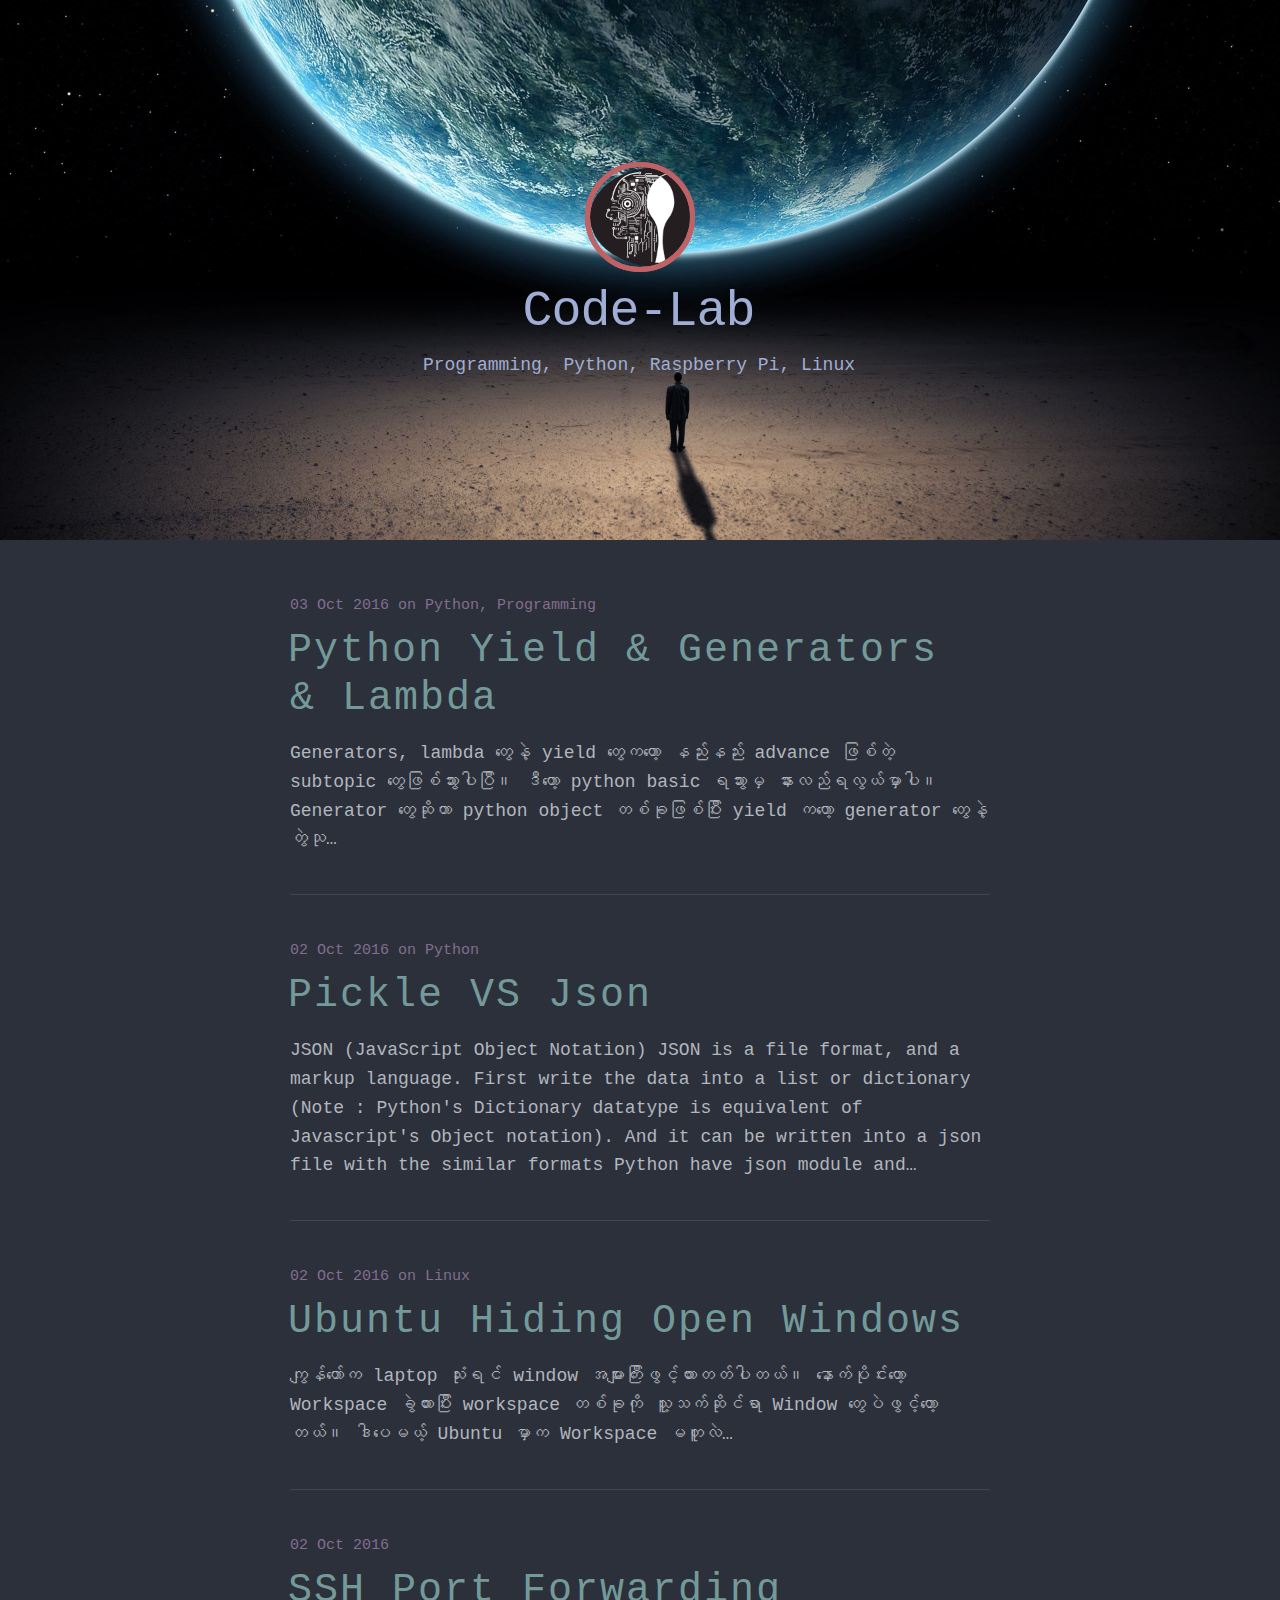
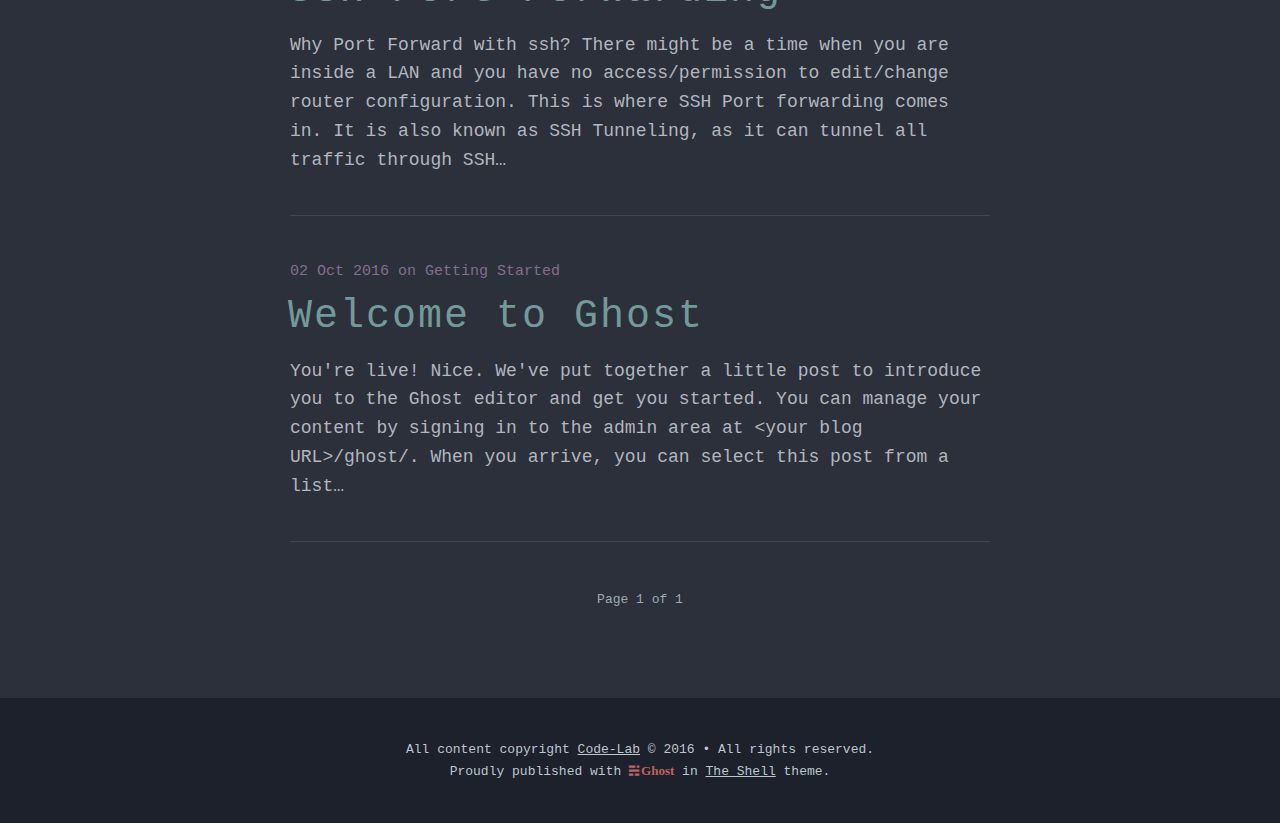
<file: index.html>
<head>
    <meta http-equiv="Content-Type" content="text/html" charset="UTF-8">
    <meta http-equiv="X-UA-Compatible" content="IE=edge,chrome=1">
    <script>
        // UNCOMMENT AND USE YOUR VARIABLES FOR DISQUS AND GOOGLE ANALYTICS
        // var d_id  = '',
        //     g_id  = 'UA-XXXXXXXX-X', // Format: UA-########-#, Example: UA-11220899-1
        //     g_url = 'XXXXXXX.XXX' // Format: #####.####, Example: webdesignporto.com
    </script>

    <title>Code-Lab</title>
    <meta name="description" content="Programming, Python, Raspberry Pi, Linux">

    <meta name="HandheldFriendly" content="True">
    <meta name="MobileOptimized" content="320">
    <meta name="viewport" content="width=device-width, initial-scale=1.0">

    <link rel="stylesheet" type="text/css" href="assets/highlighter/prettify.css?v=f58cc297e7">
    <link rel="stylesheet" type="text/css" href="assets/css/screen.css?v=f58cc297e7">

    <link rel="canonical" href="http://the-c0d3r.github.io/">
    <meta name="referrer" content="origin">
    
    <meta property="og:site_name" content="Code-Lab">
    <meta property="og:type" content="website">
    <meta property="og:title" content="Code-Lab">
    <meta property="og:description" content="Programming, Python, Raspberry Pi, Linux">
    <meta property="og:url" content="http://the-c0d3r.github.io/">
    <meta property="og:image" content="http://the-c0d3r.github.io/content/images/2016/10/against-the-world.jpg">
    <meta name="twitter:card" content="summary_large_image">
    <meta name="twitter:title" content="Code-Lab">
    <meta name="twitter:description" content="Programming, Python, Raspberry Pi, Linux">
    <meta name="twitter:url" content="http://the-c0d3r.github.io/">
    <meta name="twitter:image:src" content="http://the-c0d3r.github.io/content/images/2016/10/against-the-world.jpg">
    
    <script type="application/ld+json">
{
    "@context": "https://schema.org",
    "@type": "Website",
    "publisher": "Code-Lab",
    "url": "http://the-c0d3r.github.io/",
    "image": "http://the-c0d3r.github.io/content/images/2016/10/against-the-world.jpg",
    "description": "Programming, Python, Raspberry Pi, Linux"
}
    </script>

    <meta name="generator" content="Ghost 0.8">
    <link rel="alternate" type="application/rss+xml" title="Code-Lab" href="http://the-c0d3r.github.io/rss/">
    <!-- http://prismjs.com/index.html#languages-list -->  
<link href="http://the-c0d3r.github.io/assets/css/prism.css" rel="stylesheet">  
<script src="http://the-c0d3r.github.io/assets/js/prism-min.js"></script>  
<style>  
  pre {
    word-wrap: normal;
    -moz-hyphens: none;
    -ms-hyphens: none;
    -webkit-hyphens: none;
    hyphens: none;
    font-size: 0.7em;
    line-height: 1.3em;
}
pre code, pre tt {  
    white-space: pre;
}
code[class*="language-"], pre[class*="language-"] {  
    line-height: 1.2em;
}
:not(pre) > code[class*="language-"], pre[class*="language-"] {
    background: #F7FAFB;
}
</style>

    <script>
      (function(i,s,o,g,r,a,m){i['GoogleAnalyticsObject']=r;i[r]=i[r]||function(){
      (i[r].q=i[r].q||[]).push(arguments)},i[r].l=1*new Date();a=s.createElement(o),
      m=s.getElementsByTagName(o)[0];a.async=1;a.src=g;m.parentNode.insertBefore(a,m)
      })(window,document,'script','//www.google-analytics.com/analytics.js','ga');

      ga('create', g_id, g_url);
      ga('send', 'pageview');

    </script>
</head>
<body class="home-template">

    

<header id="site-head" style="background-image: url(content/images/2016/10/against-the-world.jpg)">
    <div class="vertical animated bounceInDown">
        <div id="site-head-content" class="inner">

            <a id="blog-logo" href="http://the-c0d3r.github.io"><img src="content/images/2016/10/8xQ7sfq.jpg" alt="Blog Logo"></a>
            <h1 class="blog-title">Code-Lab</h1>
            <h2 class="blog-description">Programming, Python, Raspberry Pi, Linux</h2>
        </div>
    </div>
</header>

<main class="content" role="main">


    <article class="post tag-python tag-programming">
        <header class="post-header">
            <span class="post-meta"><time datetime="2016-10-03">03 Oct 2016</time> on <a href="tag/python/">Python</a>, <a href="tag/programming/">Programming</a></span>
            <h2 class="post-title"><a href="python-yield-generators-lambda/">Python Yield &amp; Generators &amp; Lambda</a></h2>
            
            <!--<a href="/python-yield-generators-lambda/#disqus_thread"></a>-->
        </header>
        <section class="post-excerpt">
            <p>Generators, lambda တွေနဲ့ yield တွေကတော့ နည်းနည်း advance ဖြစ်တဲ့ subtopic တွေဖြစ်သွားပါပြီ။ ဒီတော့ python basic ရသွားမှ နားလည်ရလွယ်မှာပါ။ Generator တွေဆိုတာ python object တစ်ခုဖြစ်ပြီး yield ကတော့ generator တွေနဲ့ တွဲသု…</p>
        </section>
    </article>


    <article class="post tag-python">
        <header class="post-header">
            <span class="post-meta"><time datetime="2016-10-02">02 Oct 2016</time> on <a href="tag/python/">Python</a></span>
            <h2 class="post-title"><a href="pickle-vs-json/">Pickle VS Json</a></h2>
            
            <!--<a href="/pickle-vs-json/#disqus_thread"></a>-->
        </header>
        <section class="post-excerpt">
            <p>JSON (JavaScript Object Notation) JSON is a file format, and a markup language. First write the data into a list or dictionary (Note : Python's Dictionary datatype is equivalent of Javascript's Object notation). And it can be written into a json file with the similar formats Python have json module and…</p>
        </section>
    </article>


    <article class="post tag-linux">
        <header class="post-header">
            <span class="post-meta"><time datetime="2016-10-02">02 Oct 2016</time> on <a href="tag/linux/">Linux</a></span>
            <h2 class="post-title"><a href="ubuntu-hiding-open-windows/">Ubuntu Hiding Open Windows</a></h2>
            
            <!--<a href="/ubuntu-hiding-open-windows/#disqus_thread"></a>-->
        </header>
        <section class="post-excerpt">
            <p>ကျွန်တော်က laptop သုံးရင် window အများကြီးဖွင့်ထားတတ်ပါတယ်။ နောက်ပိုင်းတော့ Workspace ခွဲထားပြီး workspace တစ်ခုကို သူ့သက်ဆိုင်ရာ Window တွေပဲဖွင့်တော့တယ်။ ဒါပေမယ့် Ubuntu မှာက Workspace မတူလဲ…</p>
        </section>
    </article>


    <article class="post">
        <header class="post-header">
            <span class="post-meta"><time datetime="2016-10-02">02 Oct 2016</time> </span>
            <h2 class="post-title"><a href="ssh-port-forwarding/">SSH Port Forwarding</a></h2>
            
            <!--<a href="/ssh-port-forwarding/#disqus_thread"></a>-->
        </header>
        <section class="post-excerpt">
            <p>Why Port Forward with ssh? There might be a time when you are inside a LAN and you have no access/permission to edit/change router configuration. This is where SSH Port forwarding comes in. It is also known as SSH Tunneling, as it can tunnel all traffic through SSH…</p>
        </section>
    </article>


    <article class="post tag-getting-started">
        <header class="post-header">
            <span class="post-meta"><time datetime="2016-10-02">02 Oct 2016</time> on <a href="tag/getting-started/">Getting Started</a></span>
            <h2 class="post-title"><a href="welcome-to-ghost/">Welcome to Ghost</a></h2>
            
            <!--<a href="/welcome-to-ghost/#disqus_thread"></a>-->
        </header>
        <section class="post-excerpt">
            <p>You're live! Nice. We've put together a little post to introduce you to the Ghost editor and get you started. You can manage your content by signing in to the admin area at &lt;your blog URL&gt;/ghost/. When you arrive, you can select this post from a list…</p>
        </section>
    </article>


    <nav class="pagination" role="navigation">
    <span class="page-number">Page 1 of 1</span>
</nav>


    <script type="text/javascript">
    var disqus_shortname = d_id;
    
    /* * * DON'T EDIT BELOW THIS LINE * * */
    (function () {
    var s = document.createElement('script'); s.async = true;
    s.type = 'text/javascript';
    s.src = 'http://' + disqus_shortname + '.disqus.com/count.js';
    (document.getElementsByTagName('HEAD')[0] || document.getElementsByTagName('BODY')[0]).appendChild(s);
    }());
    </script>
</main>

    <footer class="site-footer">
        <!-- <a class="subscribe icon-feed" href="http://the-c0d3r.github.io/rss/"><span class="tooltip">Subscribe!</span></a> -->
        <div class="inner">
             <section class="copyright">All content copyright <a href="index.html">Code-Lab</a> © 2016 • All rights reserved.</section>
             <section class="poweredby">Proudly published with <a class="icon-ghost" href="http://ghost.org">Ghost</a> in <a href="https://github.com/mityalebedev/The-Shell">The Shell</a> theme.</section>
        </div>
    </footer>

    

    <script type="text/javascript" src="assets/highlighter/prettify.js"></script>
    <script type="text/javascript" src="assets/js/shell.js"></script>
</body>
</file>
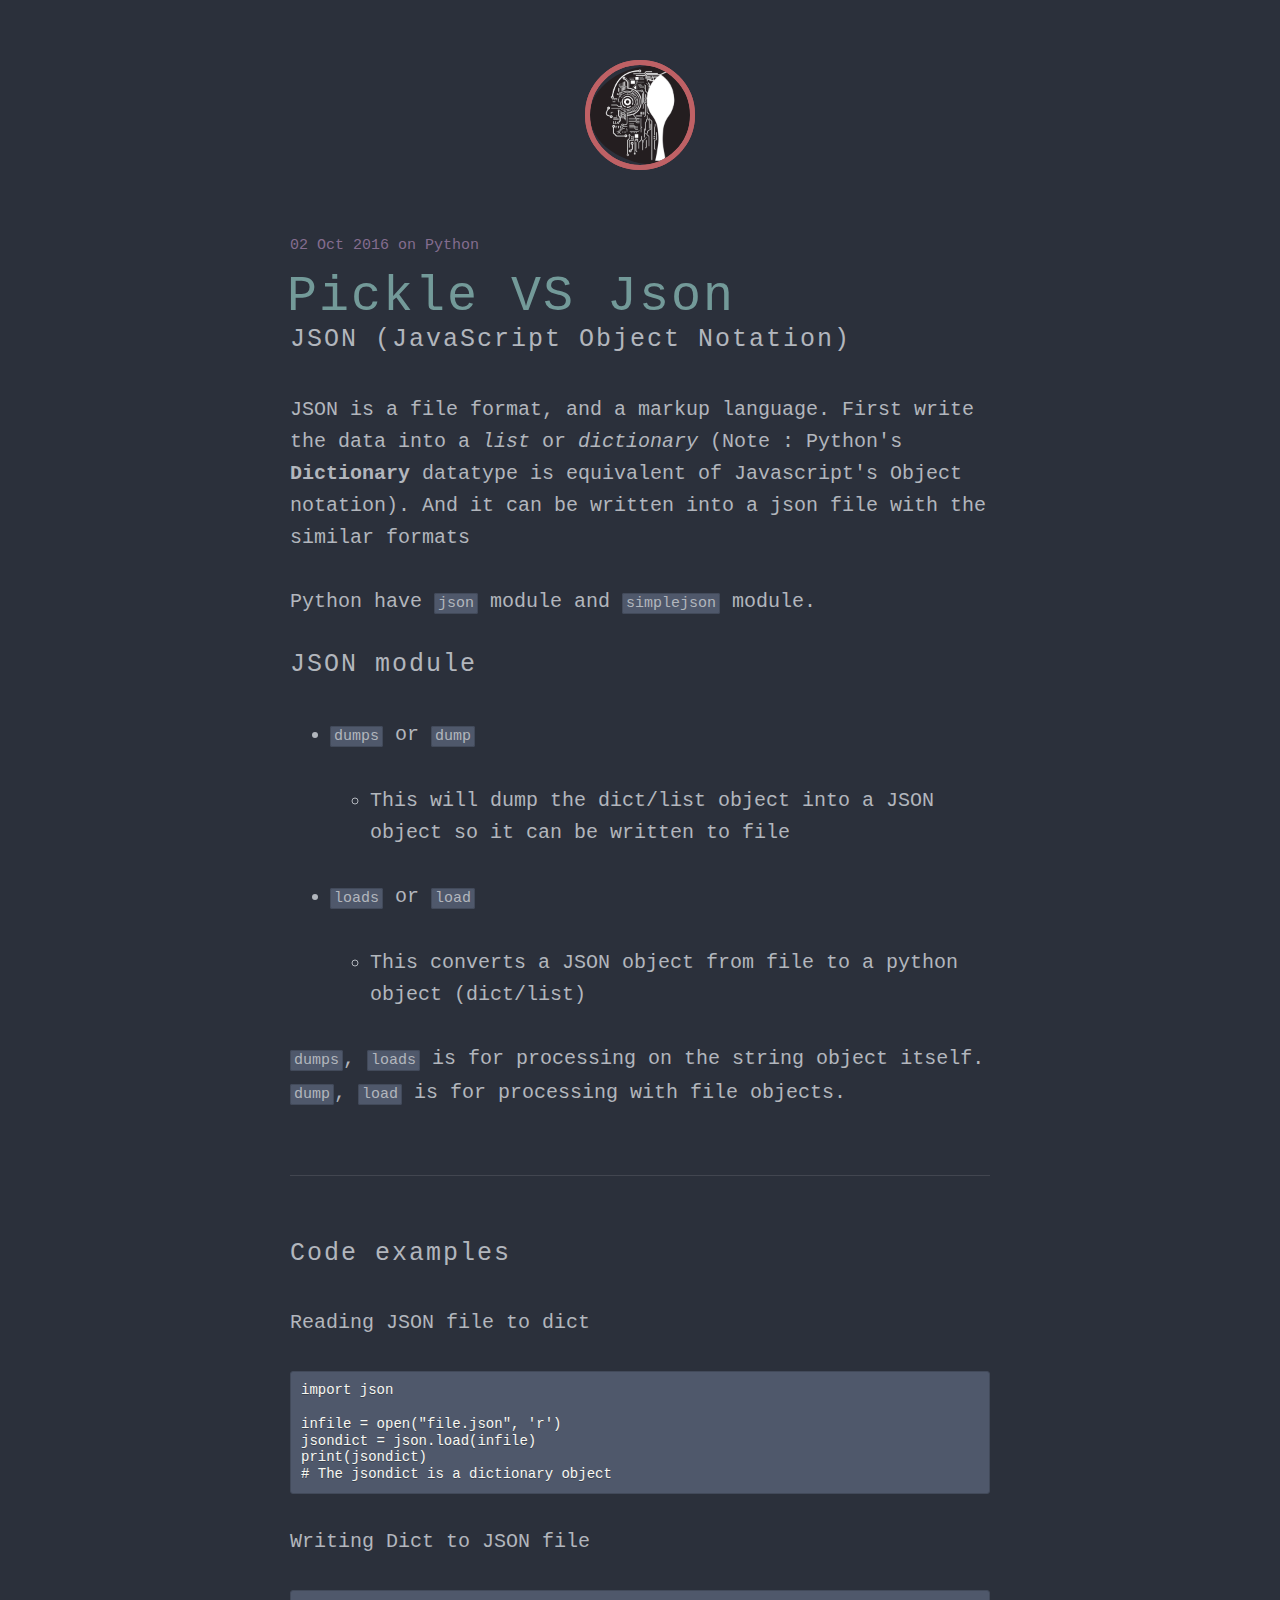
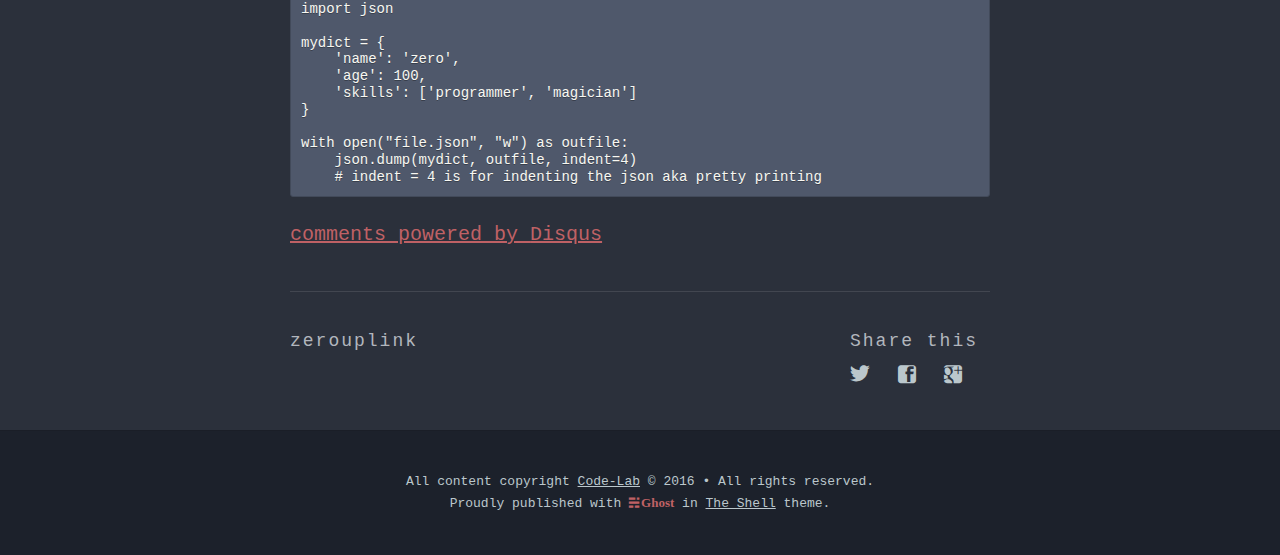
<file: pickle-vs-json/index.html>
<head>
    <meta http-equiv="Content-Type" content="text/html" charset="UTF-8">
    <meta http-equiv="X-UA-Compatible" content="IE=edge,chrome=1">
    <script>
        // UNCOMMENT AND USE YOUR VARIABLES FOR DISQUS AND GOOGLE ANALYTICS
        // var d_id  = '',
        //     g_id  = 'UA-XXXXXXXX-X', // Format: UA-########-#, Example: UA-11220899-1
        //     g_url = 'XXXXXXX.XXX' // Format: #####.####, Example: webdesignporto.com
    </script>

    <title>Pickle VS Json</title>
    <meta name="description" content="">

    <meta name="HandheldFriendly" content="True">
    <meta name="MobileOptimized" content="320">
    <meta name="viewport" content="width=device-width, initial-scale=1.0">

    <link rel="stylesheet" type="text/css" href="../assets/highlighter/prettify.css?v=f58cc297e7">
    <link rel="stylesheet" type="text/css" href="../assets/css/screen.css?v=f58cc297e7">

    <link rel="canonical" href="http://the-c0d3r.github.io/pickle-vs-json/">
    <meta name="referrer" content="origin">
    
    <meta property="og:site_name" content="Code-Lab">
    <meta property="og:type" content="article">
    <meta property="og:title" content="Pickle VS Json">
    <meta property="og:description" content="JSON (JavaScript Object Notation) JSON is a file format, and a markup language. First write the data into a list or dictionary (Note : Python's Dictionary datatype is equivalent of Javascript's Object notation). And it can be written into a json file with the similar formats Python have json module and">
    <meta property="og:url" content="http://the-c0d3r.github.io/pickle-vs-json/">
    <meta property="article:published_time" content="2016-10-02T12:34:28.704Z">
    <meta property="article:modified_time" content="2016-10-03T02:24:41.092Z">
    <meta property="article:tag" content="Python">
    
    <meta name="twitter:card" content="summary">
    <meta name="twitter:title" content="Pickle VS Json">
    <meta name="twitter:description" content="JSON (JavaScript Object Notation) JSON is a file format, and a markup language. First write the data into a list or dictionary (Note : Python's Dictionary datatype is equivalent of Javascript's Object notation). And it can be written into a json file with the similar formats Python have json module and">
    <meta name="twitter:url" content="http://the-c0d3r.github.io/pickle-vs-json/">
    <meta name="twitter:label1" content="Written by">
    <meta name="twitter:data1" content="zerouplink">
    <meta name="twitter:label2" content="Filed under">
    <meta name="twitter:data2" content="Python">
    
    <script type="application/ld+json">
{
    "@context": "https://schema.org",
    "@type": "Article",
    "publisher": {
        "@type": "Organization",
        "name": "Code-Lab",
        "logo": "http://the-c0d3r.github.io/content/images/2016/10/8xQ7sfq.jpg"
    },
    "author": {
        "@type": "Person",
        "name": "zerouplink",
        "url": "http://the-c0d3r.github.io/author/zerouplink/",
        "sameAs": []
    },
    "headline": "Pickle VS Json",
    "url": "http://the-c0d3r.github.io/pickle-vs-json/",
    "datePublished": "2016-10-02T12:34:28.704Z",
    "dateModified": "2016-10-03T02:24:41.092Z",
    "keywords": "Python",
    "description": "JSON (JavaScript Object Notation) JSON is a file format, and a markup language. First write the data into a list or dictionary (Note : Python&#x27;s Dictionary datatype is equivalent of Javascript&#x27;s Object notation). And it can be written into a json file with the similar formats Python have json module and"
}
    </script>

    <meta name="generator" content="Ghost 0.8">
    <link rel="alternate" type="application/rss+xml" title="Code-Lab" href="http://the-c0d3r.github.io/rss/">
    <!-- http://prismjs.com/index.html#languages-list -->  
<link href="http://the-c0d3r.github.io/assets/css/prism.css" rel="stylesheet">  
<script src="http://the-c0d3r.github.io/assets/js/prism-min.js"></script>  
<style>  
  pre {
    word-wrap: normal;
    -moz-hyphens: none;
    -ms-hyphens: none;
    -webkit-hyphens: none;
    hyphens: none;
    font-size: 0.7em;
    line-height: 1.3em;
}
pre code, pre tt {  
    white-space: pre;
}
code[class*="language-"], pre[class*="language-"] {  
    line-height: 1.2em;
}
:not(pre) > code[class*="language-"], pre[class*="language-"] {
    background: #F7FAFB;
}
</style>

    <script>
      (function(i,s,o,g,r,a,m){i['GoogleAnalyticsObject']=r;i[r]=i[r]||function(){
      (i[r].q=i[r].q||[]).push(arguments)},i[r].l=1*new Date();a=s.createElement(o),
      m=s.getElementsByTagName(o)[0];a.async=1;a.src=g;m.parentNode.insertBefore(a,m)
      })(window,document,'script','//www.google-analytics.com/analytics.js','ga');

      ga('create', g_id, g_url);
      ga('send', 'pageview');

    </script>
</head>
<body class="post-template tag-python">

    

<main class="content" role="main">

    <article class="post tag-python">

        <header class="post-header">
            <a id="blog-logo" href="http://the-c0d3r.github.io">
                    <img src="../content/images/2016/10/8xQ7sfq.jpg" alt="Blog Logo">
            </a>
        </header>


        <span class="post-meta"><time datetime="2016-10-02">02 Oct 2016</time> on <a href="../tag/python/">Python</a></span>

        <h1 class="post-title">Pickle VS Json</h1>

        <section class="post-content">
            <h5 id="jsonjavascriptobjectnotation">JSON (JavaScript Object Notation)</h5>

<p>JSON is a file format, and a markup language. First write the data into a <em>list</em> or <em>dictionary</em> (Note : Python's <strong>Dictionary</strong> datatype is equivalent of Javascript's Object notation). And it can be written into a json file with the similar formats</p>

<p>Python have <code>json</code> module and <code>simplejson</code> module. </p>

<h5 id="jsonmodule">JSON module</h5>

<ul>
<li><p><code>dumps</code> or <code>dump</code></p>

<ul><li>This will dump the dict/list object into a JSON object so it can be written to file</li></ul></li>
<li><p><code>loads</code> or <code>load</code></p>

<ul><li>This converts a JSON object from file to a python object (dict/list)</li></ul></li>
</ul>

<p><code>dumps</code>, <code>loads</code> is for processing on the string object itself. <code>dump</code>, <code>load</code> is for processing with file objects.</p>

<hr>

<h5 id="codeexamples">Code examples</h5>

<p>Reading JSON file to dict  </p>

<pre><code class="language-python">import json

infile = open("file.json", 'r')  
jsondict = json.load(infile)  
print(jsondict)  
# The jsondict is a dictionary object
</code></pre>

<p>Writing Dict to JSON file  </p>

<pre><code class="language-python">import json

mydict = {  
    'name': 'zero',
    'age': 100,
    'skills': ['programmer', 'magician']
}

with open("file.json", "w") as outfile:  
    json.dump(mydict, outfile, indent=4)
    # indent = 4 is for indenting the json aka pretty printing
</code></pre>
        </section>
        
        <div id="disqus_thread"></div>
        <script type="text/javascript">
            var disqus_shortname = d_id; 
        
            /* * * DON'T EDIT BELOW THIS LINE * * */
            (function() {
                var dsq = document.createElement('script'); dsq.type = 'text/javascript'; dsq.async = true;
                dsq.src = '//' + disqus_shortname + '.disqus.com/embed.js';
                (document.getElementsByTagName('head')[0] || document.getElementsByTagName('body')[0]).appendChild(dsq);
            })();
        </script>
        <noscript>Please enable JavaScript to view the <a href="http://disqus.com/?ref_noscript">comments powered by Disqus.</a></noscript>
        <a href="http://disqus.com" class="dsq-brlink">comments powered by <span class="logo-disqus">Disqus</span></a>
        

        <footer class="post-footer">

                <section class="author">
                    <h4>zerouplink</h4>
                    <p></p>
                </section>

            <section class="share">
                <h4>Share this</h4>
                <a class="icon-twitter" href="http://twitter.com/share?text=Pickle%20VS%20Json&amp;url=http://the-c0d3r.github.io/pickle-vs-json/" onclick="window.open(this.href, 'twitter-share', 'width=550,height=235');return false;">
                    <span class="hidden">Twitter</span>
                </a>
                <a class="icon-facebook" href="https://www.facebook.com/sharer/sharer.php?u=http://the-c0d3r.github.io/pickle-vs-json/" onclick="window.open(this.href, 'facebook-share','width=580,height=296');return false;">
                    <span class="hidden">Facebook</span>
                </a>
                <a class="icon-google-plus" href="https://plus.google.com/share?url=http://the-c0d3r.github.io/pickle-vs-json/" onclick="window.open(this.href, 'google-plus-share', 'width=490,height=530');return false;">
                    <span class="hidden">Google+</span>
                </a>
            </section>

        </footer>


    </article>

</main>

    <footer class="site-footer">
        <!-- <a class="subscribe icon-feed" href="http://the-c0d3r.github.io/rss/"><span class="tooltip">Subscribe!</span></a> -->
        <div class="inner">
             <section class="copyright">All content copyright <a href="../">Code-Lab</a> © 2016 • All rights reserved.</section>
             <section class="poweredby">Proudly published with <a class="icon-ghost" href="http://ghost.org">Ghost</a> in <a href="https://github.com/mityalebedev/The-Shell">The Shell</a> theme.</section>
        </div>
    </footer>

    

    <script type="text/javascript" src="../assets/highlighter/prettify.js"></script>
    <script type="text/javascript" src="../assets/js/shell.js"></script>
</body>
</file>
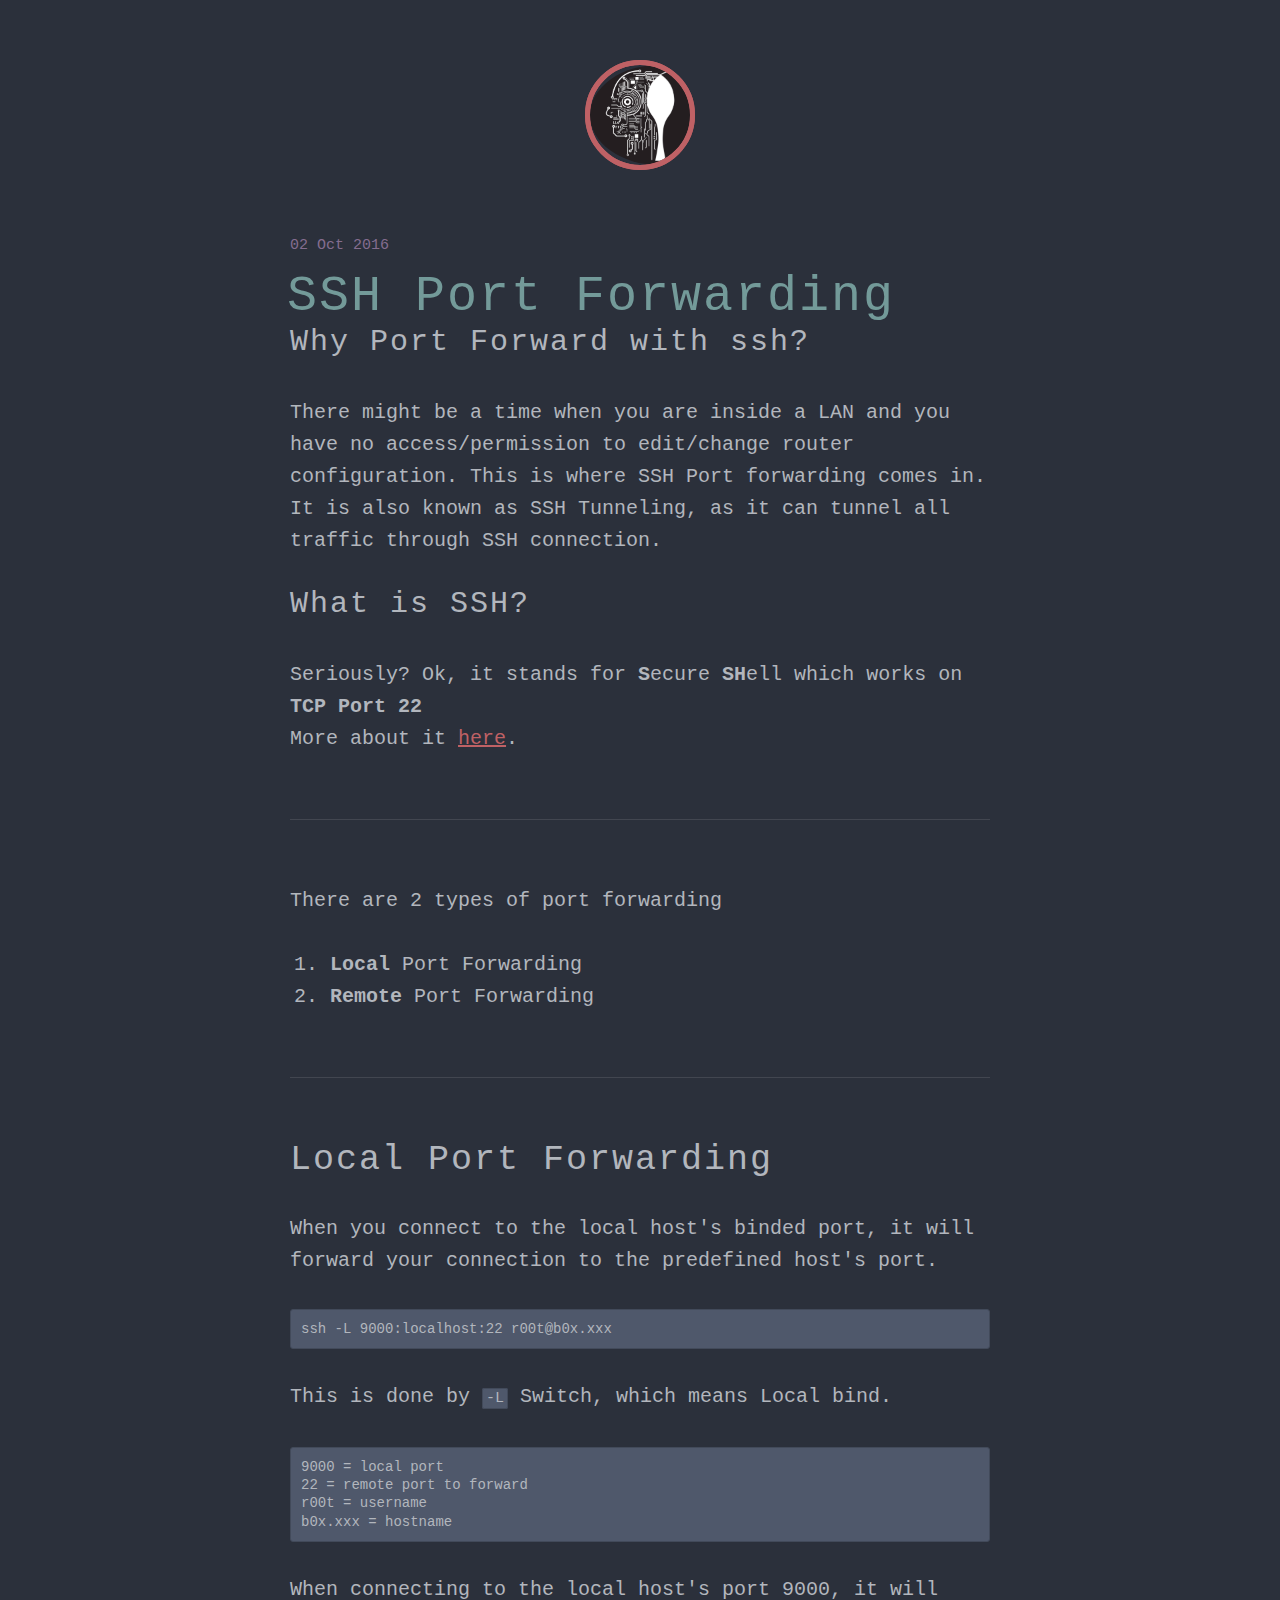
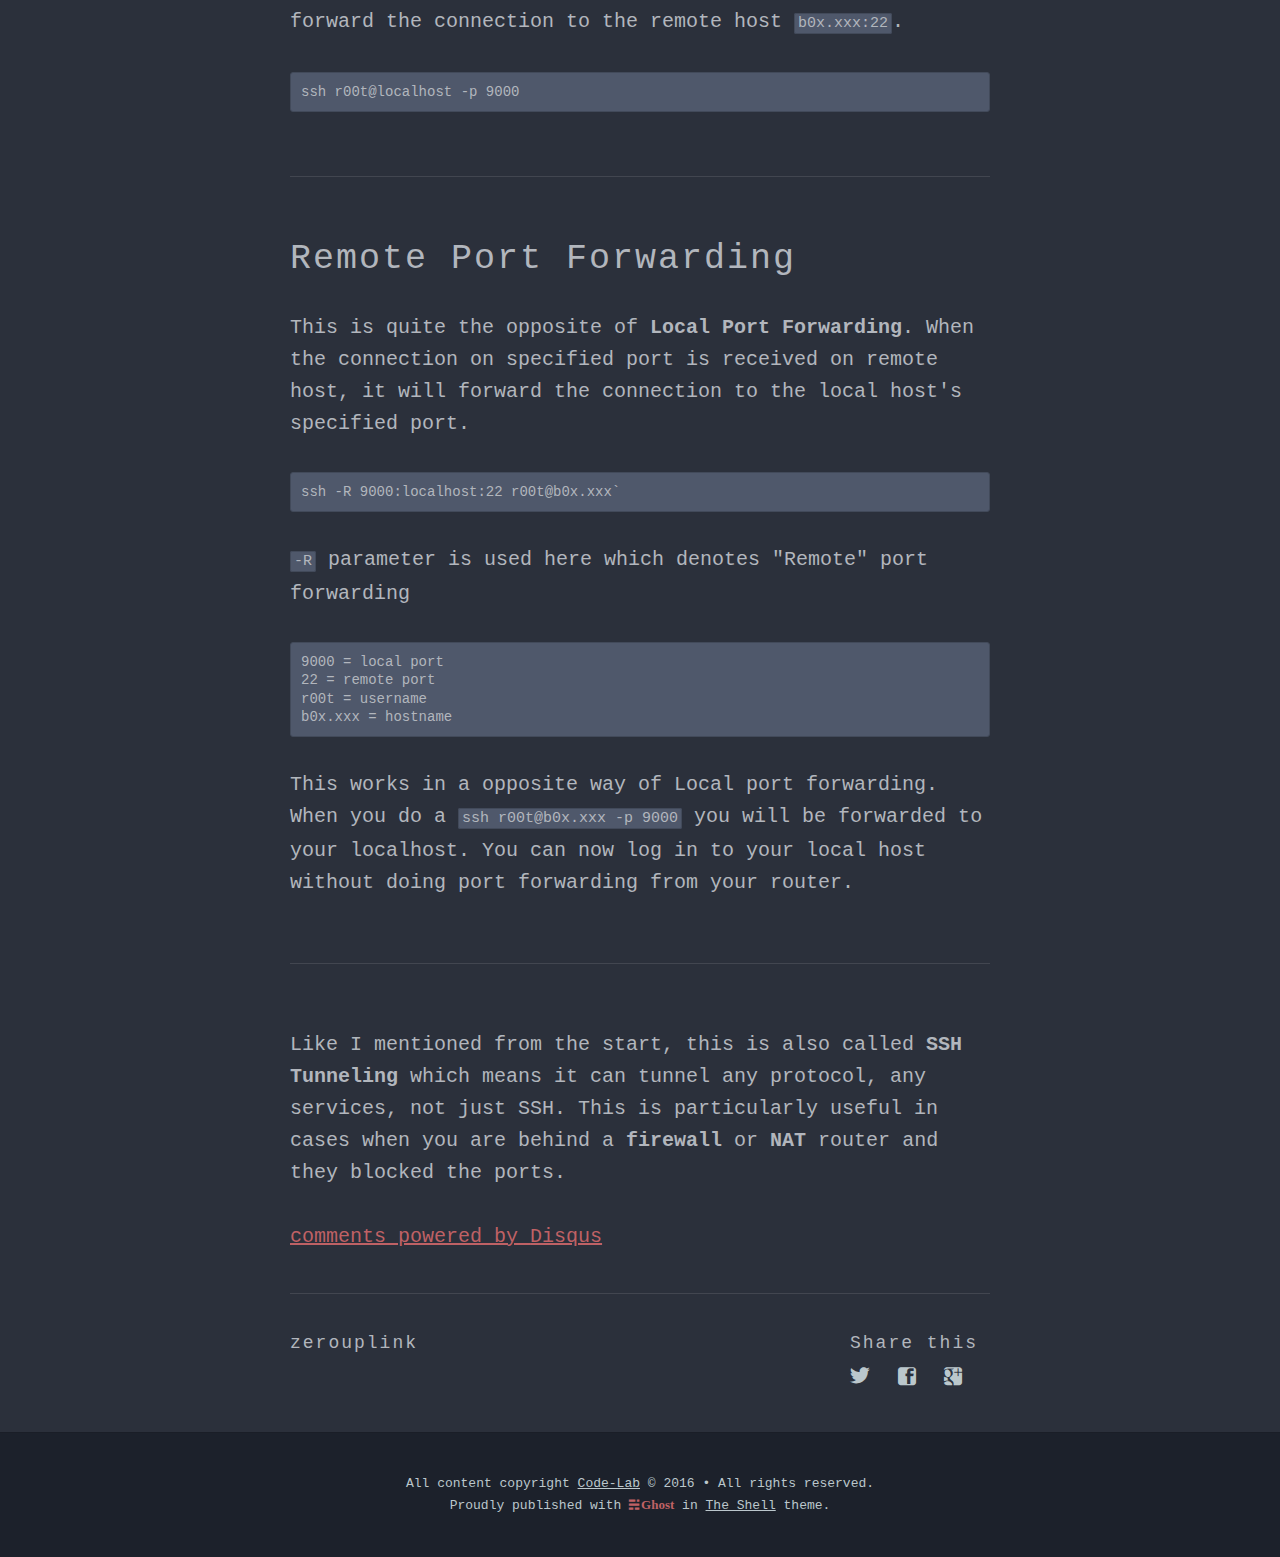
<file: ssh-port-forwarding/index.html>
<head>
    <meta http-equiv="Content-Type" content="text/html" charset="UTF-8">
    <meta http-equiv="X-UA-Compatible" content="IE=edge,chrome=1">
    <script>
        // UNCOMMENT AND USE YOUR VARIABLES FOR DISQUS AND GOOGLE ANALYTICS
        // var d_id  = '',
        //     g_id  = 'UA-XXXXXXXX-X', // Format: UA-########-#, Example: UA-11220899-1
        //     g_url = 'XXXXXXX.XXX' // Format: #####.####, Example: webdesignporto.com
    </script>

    <title>SSH Port Forwarding</title>
    <meta name="description" content="">

    <meta name="HandheldFriendly" content="True">
    <meta name="MobileOptimized" content="320">
    <meta name="viewport" content="width=device-width, initial-scale=1.0">

    <link rel="stylesheet" type="text/css" href="../assets/highlighter/prettify.css?v=f58cc297e7">
    <link rel="stylesheet" type="text/css" href="../assets/css/screen.css?v=f58cc297e7">

    <link rel="canonical" href="http://the-c0d3r.github.io/ssh-port-forwarding/">
    <meta name="referrer" content="origin">
    
    <meta property="og:site_name" content="Code-Lab">
    <meta property="og:type" content="article">
    <meta property="og:title" content="SSH Port Forwarding">
    <meta property="og:description" content="Why Port Forward with ssh? There might be a time when you are inside a LAN and you have no access/permission to edit/change router configuration. This is where SSH Port forwarding comes in. It is also known as SSH Tunneling, as it can tunnel all traffic through SSH">
    <meta property="og:url" content="http://the-c0d3r.github.io/ssh-port-forwarding/">
    <meta property="article:published_time" content="2016-10-02T11:58:10.589Z">
    <meta property="article:modified_time" content="2016-10-02T11:58:10.586Z">
    <meta name="twitter:card" content="summary">
    <meta name="twitter:title" content="SSH Port Forwarding">
    <meta name="twitter:description" content="Why Port Forward with ssh? There might be a time when you are inside a LAN and you have no access/permission to edit/change router configuration. This is where SSH Port forwarding comes in. It is also known as SSH Tunneling, as it can tunnel all traffic through SSH">
    <meta name="twitter:url" content="http://the-c0d3r.github.io/ssh-port-forwarding/">
    <meta name="twitter:label1" content="Written by">
    <meta name="twitter:data1" content="zerouplink">
    
    <script type="application/ld+json">
{
    "@context": "https://schema.org",
    "@type": "Article",
    "publisher": {
        "@type": "Organization",
        "name": "Code-Lab",
        "logo": "http://the-c0d3r.github.io/content/images/2016/10/8xQ7sfq.jpg"
    },
    "author": {
        "@type": "Person",
        "name": "zerouplink",
        "url": "http://the-c0d3r.github.io/author/zerouplink/",
        "sameAs": []
    },
    "headline": "SSH Port Forwarding",
    "url": "http://the-c0d3r.github.io/ssh-port-forwarding/",
    "datePublished": "2016-10-02T11:58:10.589Z",
    "dateModified": "2016-10-02T11:58:10.586Z",
    "description": "Why Port Forward with ssh? There might be a time when you are inside a LAN and you have no access/permission to edit/change router configuration. This is where SSH Port forwarding comes in. It is also known as SSH Tunneling, as it can tunnel all traffic through SSH"
}
    </script>

    <meta name="generator" content="Ghost 0.8">
    <link rel="alternate" type="application/rss+xml" title="Code-Lab" href="http://the-c0d3r.github.io/rss/">
    <!-- http://prismjs.com/index.html#languages-list -->  
<link href="http://the-c0d3r.github.io/assets/css/prism.css" rel="stylesheet">  
<script src="http://the-c0d3r.github.io/assets/js/prism-min.js"></script>  
<style>  
  pre {
    word-wrap: normal;
    -moz-hyphens: none;
    -ms-hyphens: none;
    -webkit-hyphens: none;
    hyphens: none;
    font-size: 0.7em;
    line-height: 1.3em;
}
pre code, pre tt {  
    white-space: pre;
}
code[class*="language-"], pre[class*="language-"] {  
    line-height: 1.2em;
}
:not(pre) > code[class*="language-"], pre[class*="language-"] {
    background: #F7FAFB;
}
</style>

    <script>
      (function(i,s,o,g,r,a,m){i['GoogleAnalyticsObject']=r;i[r]=i[r]||function(){
      (i[r].q=i[r].q||[]).push(arguments)},i[r].l=1*new Date();a=s.createElement(o),
      m=s.getElementsByTagName(o)[0];a.async=1;a.src=g;m.parentNode.insertBefore(a,m)
      })(window,document,'script','//www.google-analytics.com/analytics.js','ga');

      ga('create', g_id, g_url);
      ga('send', 'pageview');

    </script>
</head>
<body class="post-template">

    

<main class="content" role="main">

    <article class="post">

        <header class="post-header">
            <a id="blog-logo" href="http://the-c0d3r.github.io">
                    <img src="../content/images/2016/10/8xQ7sfq.jpg" alt="Blog Logo">
            </a>
        </header>


        <span class="post-meta"><time datetime="2016-10-02">02 Oct 2016</time> </span>

        <h1 class="post-title">SSH Port Forwarding</h1>

        <section class="post-content">
            <h4 id="whyportforwardwithssh">Why Port Forward with ssh?</h4>

<p>There might be a time when you are inside a LAN and you have no access/permission to edit/change router configuration. This is where SSH Port forwarding comes in. It is also known as SSH Tunneling, as it can tunnel all traffic through SSH connection.</p>

<h4 id="whatisssh">What is SSH?</h4>

<p>Seriously? Ok, it stands for <strong>S</strong>ecure <strong>SH</strong>ell which works on <strong>TCP Port 22</strong> <br>
More about it <a href="https://en.wikipedia.org/wiki/Secure_Shell">here</a>.</p>

<hr>

<p>There are 2 types of port forwarding</p>

<ol>
<li><strong>Local</strong> Port Forwarding  </li>
<li><strong>Remote</strong> Port Forwarding</li>
</ol>

<hr>

<h3 id="localportforwarding">Local Port Forwarding</h3>

<p>When you connect to the local host's binded port, it will forward your connection to the predefined host's port. </p>

<pre><code>ssh -L 9000:localhost:22 r00t@b0x.xxx
</code></pre>

<p>This is done by <code>-L</code> Switch, which means Local bind. </p>

<pre><code>9000 = local port
22 = remote port to forward
r00t = username
b0x.xxx = hostname
</code></pre>

<p>When connecting to the local host's port 9000, it will forward the connection to the remote host <code>b0x.xxx:22</code>.</p>

<pre><code>ssh r00t@localhost -p 9000
</code></pre>

<hr>

<h3 id="remoteportforwarding">Remote Port Forwarding</h3>

<p>This is quite the opposite of <strong>Local Port Forwarding</strong>. When the connection on specified port is received on remote host, it will forward the connection to the local host's specified port. </p>

<pre><code>ssh -R 9000:localhost:22 r00t@b0x.xxx`
</code></pre>

<p><code>-R</code> parameter is used here which denotes "Remote" port forwarding</p>

<pre><code>9000 = local port
22 = remote port
r00t = username
b0x.xxx = hostname
</code></pre>

<p>This works in a opposite way of Local port forwarding. When you do a <code>ssh r00t@b0x.xxx -p 9000</code> you will be forwarded to your localhost. You can now log in to your local host without doing port forwarding from your router. </p>

<hr>

<p>Like I mentioned from the start, this is also called <strong>SSH Tunneling</strong> which means it can tunnel any protocol, any services, not just SSH. This is particularly useful in cases when you are behind a <strong>firewall</strong> or <strong>NAT</strong> router and they blocked the ports.</p>
        </section>
        
        <div id="disqus_thread"></div>
        <script type="text/javascript">
            var disqus_shortname = d_id; 
        
            /* * * DON'T EDIT BELOW THIS LINE * * */
            (function() {
                var dsq = document.createElement('script'); dsq.type = 'text/javascript'; dsq.async = true;
                dsq.src = '//' + disqus_shortname + '.disqus.com/embed.js';
                (document.getElementsByTagName('head')[0] || document.getElementsByTagName('body')[0]).appendChild(dsq);
            })();
        </script>
        <noscript>Please enable JavaScript to view the <a href="http://disqus.com/?ref_noscript">comments powered by Disqus.</a></noscript>
        <a href="http://disqus.com" class="dsq-brlink">comments powered by <span class="logo-disqus">Disqus</span></a>
        

        <footer class="post-footer">

                <section class="author">
                    <h4>zerouplink</h4>
                    <p></p>
                </section>

            <section class="share">
                <h4>Share this</h4>
                <a class="icon-twitter" href="http://twitter.com/share?text=SSH%20Port%20Forwarding&amp;url=http://the-c0d3r.github.io/ssh-port-forwarding/" onclick="window.open(this.href, 'twitter-share', 'width=550,height=235');return false;">
                    <span class="hidden">Twitter</span>
                </a>
                <a class="icon-facebook" href="https://www.facebook.com/sharer/sharer.php?u=http://the-c0d3r.github.io/ssh-port-forwarding/" onclick="window.open(this.href, 'facebook-share','width=580,height=296');return false;">
                    <span class="hidden">Facebook</span>
                </a>
                <a class="icon-google-plus" href="https://plus.google.com/share?url=http://the-c0d3r.github.io/ssh-port-forwarding/" onclick="window.open(this.href, 'google-plus-share', 'width=490,height=530');return false;">
                    <span class="hidden">Google+</span>
                </a>
            </section>

        </footer>


    </article>

</main>

    <footer class="site-footer">
        <!-- <a class="subscribe icon-feed" href="http://the-c0d3r.github.io/rss/"><span class="tooltip">Subscribe!</span></a> -->
        <div class="inner">
             <section class="copyright">All content copyright <a href="../">Code-Lab</a> © 2016 • All rights reserved.</section>
             <section class="poweredby">Proudly published with <a class="icon-ghost" href="http://ghost.org">Ghost</a> in <a href="https://github.com/mityalebedev/The-Shell">The Shell</a> theme.</section>
        </div>
    </footer>

    

    <script type="text/javascript" src="../assets/highlighter/prettify.js"></script>
    <script type="text/javascript" src="../assets/js/shell.js"></script>
</body>
</file>
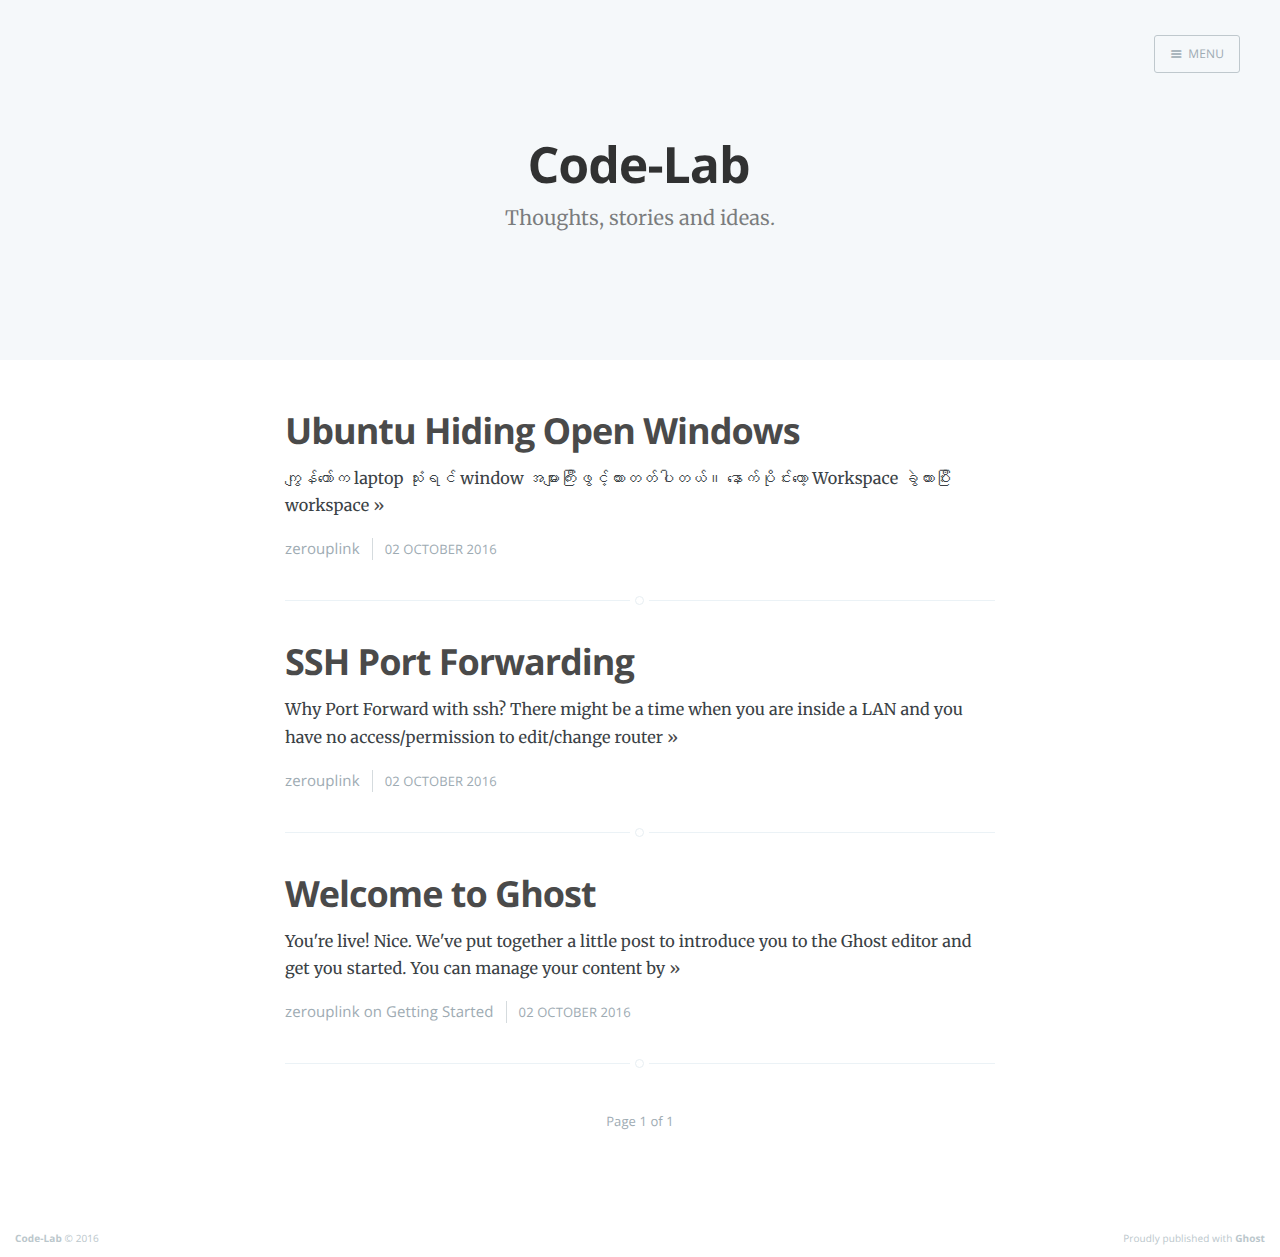
<file: static/index.html>
<head>
    <meta charset="utf-8">
    <meta http-equiv="X-UA-Compatible" content="IE=edge">

    <title>Code-Lab</title>
    <meta name="description" content="Thoughts, stories and ideas.">

    <meta name="HandheldFriendly" content="True">
    <meta name="viewport" content="width=device-width, initial-scale=1.0">

    <link rel="shortcut icon" href="favicon.ico">

    <link rel="stylesheet" type="text/css" href="assets/css/screen.css?v=0c5b334532">
    <link rel="stylesheet" type="text/css" href="http://fonts.googleapis.com/css?family=Merriweather:300,700,700italic,300italic%7COpen+Sans:700,400">

    <link rel="canonical" href="http://p.umputun.com/">
    <meta name="referrer" content="origin">
    
    <meta property="og:site_name" content="Code-Lab">
    <meta property="og:type" content="website">
    <meta property="og:title" content="Code-Lab">
    <meta property="og:description" content="Thoughts, stories and ideas.">
    <meta property="og:url" content="http://p.umputun.com/">
    <meta name="twitter:card" content="summary">
    <meta name="twitter:title" content="Code-Lab">
    <meta name="twitter:description" content="Thoughts, stories and ideas.">
    <meta name="twitter:url" content="http://p.umputun.com/">
    
    <script type="application/ld+json">
{
    "@context": "https://schema.org",
    "@type": "Website",
    "publisher": "Code-Lab",
    "url": "http://p.umputun.com/",
    "description": "Thoughts, stories and ideas."
}
    </script>

    <meta name="generator" content="Ghost 0.8">
    <link rel="alternate" type="application/rss+xml" title="Code-Lab" href="http://p.umputun.com/rss/">
</head>
<body class="home-template nav-closed">

    <div class="nav">
    <h3 class="nav-title">Menu</h3>
    <a href="index.html#" class="nav-close">
        <span class="hidden">Close</span>
    </a>
    <ul>
            <li class="nav-home nav-current" role="presentation"><a href="http://p.umputun.com/">Home</a></li>
    </ul>
        <a class="subscribe-button icon-feed" href="http://p.umputun.com/rss/">Subscribe</a>
</div>
<span class="nav-cover"></span>


    <div class="site-wrapper">

        
<header class="main-header no-cover">
    <nav class="main-nav overlay clearfix">
        
            <a class="menu-button icon-menu" href="index.html#"><span class="word">Menu</span></a>
    </nav>
    <div class="vertical">
        <div class="main-header-content inner">
            <h1 class="page-title">Code-Lab</h1>
            <h2 class="page-description">Thoughts, stories and ideas.</h2>
        </div>
    </div>
    <a class="scroll-down icon-arrow-left" href="index.html#content" data-offset="-45"><span class="hidden">Scroll Down</span></a>
</header>

<main id="content" class="content" role="main">

    <div class="extra-pagination inner">
    <nav class="pagination" role="navigation">
    <span class="page-number">Page 1 of 1</span>
</nav>

</div>

<article class="post">
    <header class="post-header">
        <h2 class="post-title"><a href="ubuntu-hiding-open-windows/">Ubuntu Hiding Open Windows</a></h2>
    </header>
    <section class="post-excerpt">
        <p>ကျွန်တော်က laptop သုံးရင် window အများကြီးဖွင့်ထားတတ်ပါတယ်။ နောက်ပိုင်းတော့ Workspace ခွဲထားပြီး workspace <a class="read-more" href="ubuntu-hiding-open-windows/">»</a></p>
    </section>
    <footer class="post-meta">
        
        <a href="author/zerouplink/">zerouplink</a>
        
        <time class="post-date" datetime="2016-10-02">02 October 2016</time>
    </footer>
</article>
<article class="post">
    <header class="post-header">
        <h2 class="post-title"><a href="ssh-port-forwarding/">SSH Port Forwarding</a></h2>
    </header>
    <section class="post-excerpt">
        <p>Why Port Forward with ssh? There might be a time when you are inside a LAN and you have no access/permission to edit/change router <a class="read-more" href="ssh-port-forwarding/">»</a></p>
    </section>
    <footer class="post-meta">
        
        <a href="author/zerouplink/">zerouplink</a>
        
        <time class="post-date" datetime="2016-10-02">02 October 2016</time>
    </footer>
</article>
<article class="post tag-getting-started">
    <header class="post-header">
        <h2 class="post-title"><a href="welcome-to-ghost/">Welcome to Ghost</a></h2>
    </header>
    <section class="post-excerpt">
        <p>You're live! Nice. We've put together a little post to introduce you to the Ghost editor and get you started. You can manage your content by <a class="read-more" href="welcome-to-ghost/">»</a></p>
    </section>
    <footer class="post-meta">
        
        <a href="author/zerouplink/">zerouplink</a>
         on <a href="tag/getting-started/">Getting Started</a>
        <time class="post-date" datetime="2016-10-02">02 October 2016</time>
    </footer>
</article>

<nav class="pagination" role="navigation">
    <span class="page-number">Page 1 of 1</span>
</nav>


</main>


        <footer class="site-footer clearfix">
            <section class="copyright"><a href="http://p.umputun.com">Code-Lab</a> © 2016</section>
            <section class="poweredby">Proudly published with <a href="https://ghost.org">Ghost</a></section>
        </footer>

    </div>

    <script type="text/javascript" src="https://code.jquery.com/jquery-1.12.0.min.js"></script>
    
    <script type="text/javascript" src="assets/js/jquery.fitvids.js?v=0c5b334532"></script>
    <script type="text/javascript" src="assets/js/index.js?v=0c5b334532"></script>

</body>
</file>
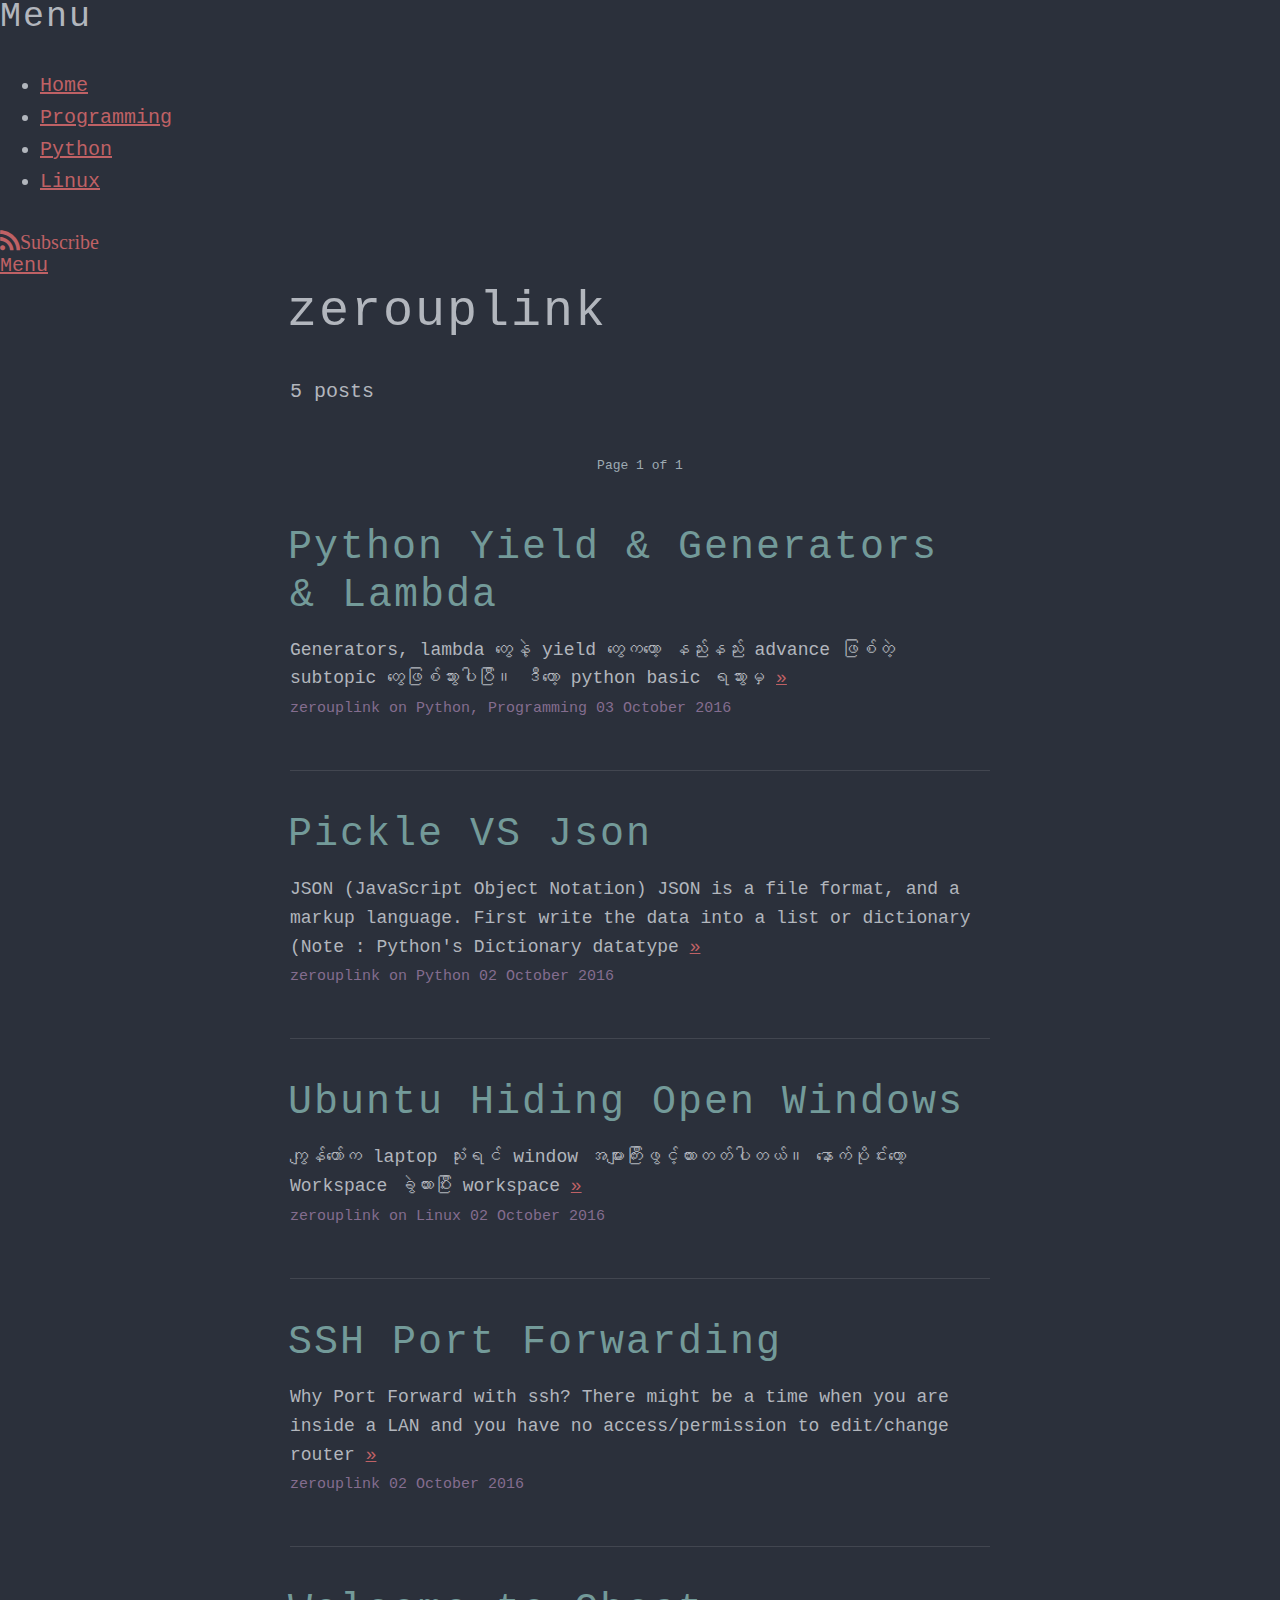
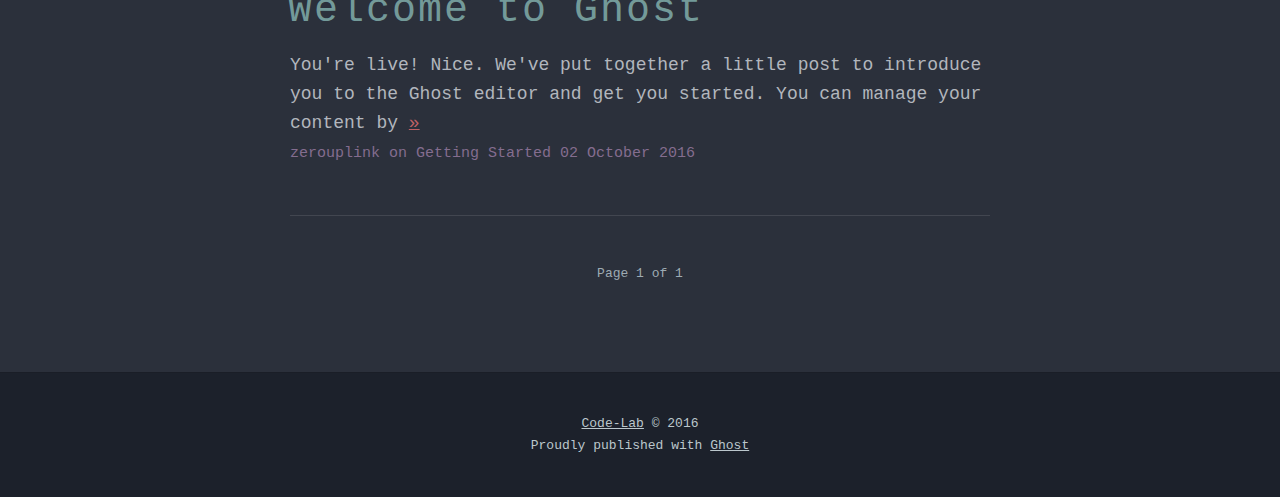
<file: author/zerouplink/index.html>
<head>
    <meta charset="utf-8">
    <meta http-equiv="X-UA-Compatible" content="IE=edge">

    <title>zerouplink - Page 1 - Code-Lab</title>
    <meta name="description" content="">

    <meta name="HandheldFriendly" content="True">
    <meta name="viewport" content="width=device-width, initial-scale=1.0">

    <link rel="shortcut icon" href="../../favicon.ico">

    <link rel="stylesheet" type="text/css" href="../../assets/css/screen.css?v=1a66e6043e">
    <link rel="stylesheet" type="text/css" href="http://fonts.googleapis.com/css?family=Merriweather:300,700,700italic,300italic%7COpen+Sans:700,400">
    <link rel="stylesheet" type="text/css" href="../../assets/css/prism.css?v=1a66e6043e">
    <script type="text/javascript" src="../../assets/js/prism.js?v=1a66e6043e"></script>

    <link rel="canonical" href="http://p.umputun.com/author/zerouplink/">
    <meta name="referrer" content="origin">
    
    <meta property="og:site_name" content="Code-Lab">
    <meta property="og:type" content="profile">
    <meta property="og:title" content="zerouplink - Page 1 - Code-Lab">
    <meta property="og:url" content="http://p.umputun.com/author/zerouplink/">
    <meta property="article:modified_time" content="2016-10-03T01:46:04.161Z">
    <meta name="twitter:card" content="summary">
    <meta name="twitter:title" content="zerouplink - Page 1 - Code-Lab">
    <meta name="twitter:url" content="http://p.umputun.com/author/zerouplink/">
    
    <script type="application/ld+json">
{
    "@context": "https://schema.org",
    "@type": "Person",
    "sameAs": [],
    "name": "zerouplink",
    "url": "http://p.umputun.com/author/zerouplink/"
}
    </script>

    <meta name="generator" content="Ghost 0.8">
    <link rel="alternate" type="application/rss+xml" title="Code-Lab" href="http://p.umputun.com/rss/">
</head>
<body class="author-template author-zerouplink nav-closed">

    <div class="nav">
    <h3 class="nav-title">Menu</h3>
    <a href="index.html#" class="nav-close">
        <span class="hidden">Close</span>
    </a>
    <ul>
            <li class="nav-home" role="presentation"><a href="http://the-c0d3r.github.io">Home</a></li>
            <li class="nav-programming" role="presentation"><a href="http://the-c0d3r.github.io/tag/programming/">Programming</a></li>
            <li class="nav-python" role="presentation"><a href="http://the-c0d3r.github.io/tag/python">Python</a></li>
            <li class="nav-linux" role="presentation"><a href="http://the-c0d3r.github.io/tag/linux">Linux</a></li>
    </ul>
        <a class="subscribe-button icon-feed" href="http://p.umputun.com/rss/">Subscribe</a>
</div>
<span class="nav-cover"></span>


    <div class="site-wrapper">

        

    <header class="main-header author-head no-cover">
        <nav class="main-nav overlay clearfix">
            
                <a class="menu-button icon-menu" href="index.html#"><span class="word">Menu</span></a>
        </nav>
    </header>

    <section class="author-profile inner">
        <h1 class="author-title">zerouplink</h1>
        <div class="author-meta">
            
            
            <span class="author-stats"><i class="icon-stats"></i> 5 posts</span>
        </div>
    </section>

<main class="content" role="main">

    <div class="extra-pagination inner">
    <nav class="pagination" role="navigation">
    <span class="page-number">Page 1 of 1</span>
</nav>

</div>

<article class="post tag-python tag-programming">
    <header class="post-header">
        <h2 class="post-title"><a href="../../python-yield-generators-lambda/">Python Yield &amp; Generators &amp; Lambda</a></h2>
    </header>
    <section class="post-excerpt">
        <p>Generators, lambda တွေနဲ့ yield တွေကတော့ နည်းနည်း advance ဖြစ်တဲ့ subtopic တွေဖြစ်သွားပါပြီ။ ဒီတော့ python basic ရသွားမှ <a class="read-more" href="../../python-yield-generators-lambda/">»</a></p>
    </section>
    <footer class="post-meta">
        
        <a href="index.html">zerouplink</a>
         on <a href="../../tag/python/">Python</a>, <a href="../../tag/programming/">Programming</a>
        <time class="post-date" datetime="2016-10-03">03 October 2016</time>
    </footer>
</article>
<article class="post tag-python">
    <header class="post-header">
        <h2 class="post-title"><a href="../../pickle-vs-json/">Pickle VS Json</a></h2>
    </header>
    <section class="post-excerpt">
        <p>JSON (JavaScript Object Notation) JSON is a file format, and a markup language. First write the data into a list or dictionary (Note : Python's Dictionary datatype <a class="read-more" href="../../pickle-vs-json/">»</a></p>
    </section>
    <footer class="post-meta">
        
        <a href="index.html">zerouplink</a>
         on <a href="../../tag/python/">Python</a>
        <time class="post-date" datetime="2016-10-02">02 October 2016</time>
    </footer>
</article>
<article class="post tag-linux">
    <header class="post-header">
        <h2 class="post-title"><a href="../../ubuntu-hiding-open-windows/">Ubuntu Hiding Open Windows</a></h2>
    </header>
    <section class="post-excerpt">
        <p>ကျွန်တော်က laptop သုံးရင် window အများကြီးဖွင့်ထားတတ်ပါတယ်။ နောက်ပိုင်းတော့ Workspace ခွဲထားပြီး workspace <a class="read-more" href="../../ubuntu-hiding-open-windows/">»</a></p>
    </section>
    <footer class="post-meta">
        
        <a href="index.html">zerouplink</a>
         on <a href="../../tag/linux/">Linux</a>
        <time class="post-date" datetime="2016-10-02">02 October 2016</time>
    </footer>
</article>
<article class="post">
    <header class="post-header">
        <h2 class="post-title"><a href="../../ssh-port-forwarding/">SSH Port Forwarding</a></h2>
    </header>
    <section class="post-excerpt">
        <p>Why Port Forward with ssh? There might be a time when you are inside a LAN and you have no access/permission to edit/change router <a class="read-more" href="../../ssh-port-forwarding/">»</a></p>
    </section>
    <footer class="post-meta">
        
        <a href="index.html">zerouplink</a>
        
        <time class="post-date" datetime="2016-10-02">02 October 2016</time>
    </footer>
</article>
<article class="post tag-getting-started">
    <header class="post-header">
        <h2 class="post-title"><a href="../../welcome-to-ghost/">Welcome to Ghost</a></h2>
    </header>
    <section class="post-excerpt">
        <p>You're live! Nice. We've put together a little post to introduce you to the Ghost editor and get you started. You can manage your content by <a class="read-more" href="../../welcome-to-ghost/">»</a></p>
    </section>
    <footer class="post-meta">
        
        <a href="index.html">zerouplink</a>
         on <a href="../../tag/getting-started/">Getting Started</a>
        <time class="post-date" datetime="2016-10-02">02 October 2016</time>
    </footer>
</article>

<nav class="pagination" role="navigation">
    <span class="page-number">Page 1 of 1</span>
</nav>


</main>


        <footer class="site-footer clearfix">
            <section class="copyright"><a href="http://p.umputun.com">Code-Lab</a> © 2016</section>
            <section class="poweredby">Proudly published with <a href="https://ghost.org">Ghost</a></section>
        </footer>

    </div>

    <script type="text/javascript" src="https://code.jquery.com/jquery-1.12.0.min.js"></script>
    
    <script type="text/javascript" src="../../assets/js/jquery.fitvids.js?v=1a66e6043e"></script>
    <script type="text/javascript" src="../../assets/js/index.js?v=1a66e6043e"></script>

</body>
</file>
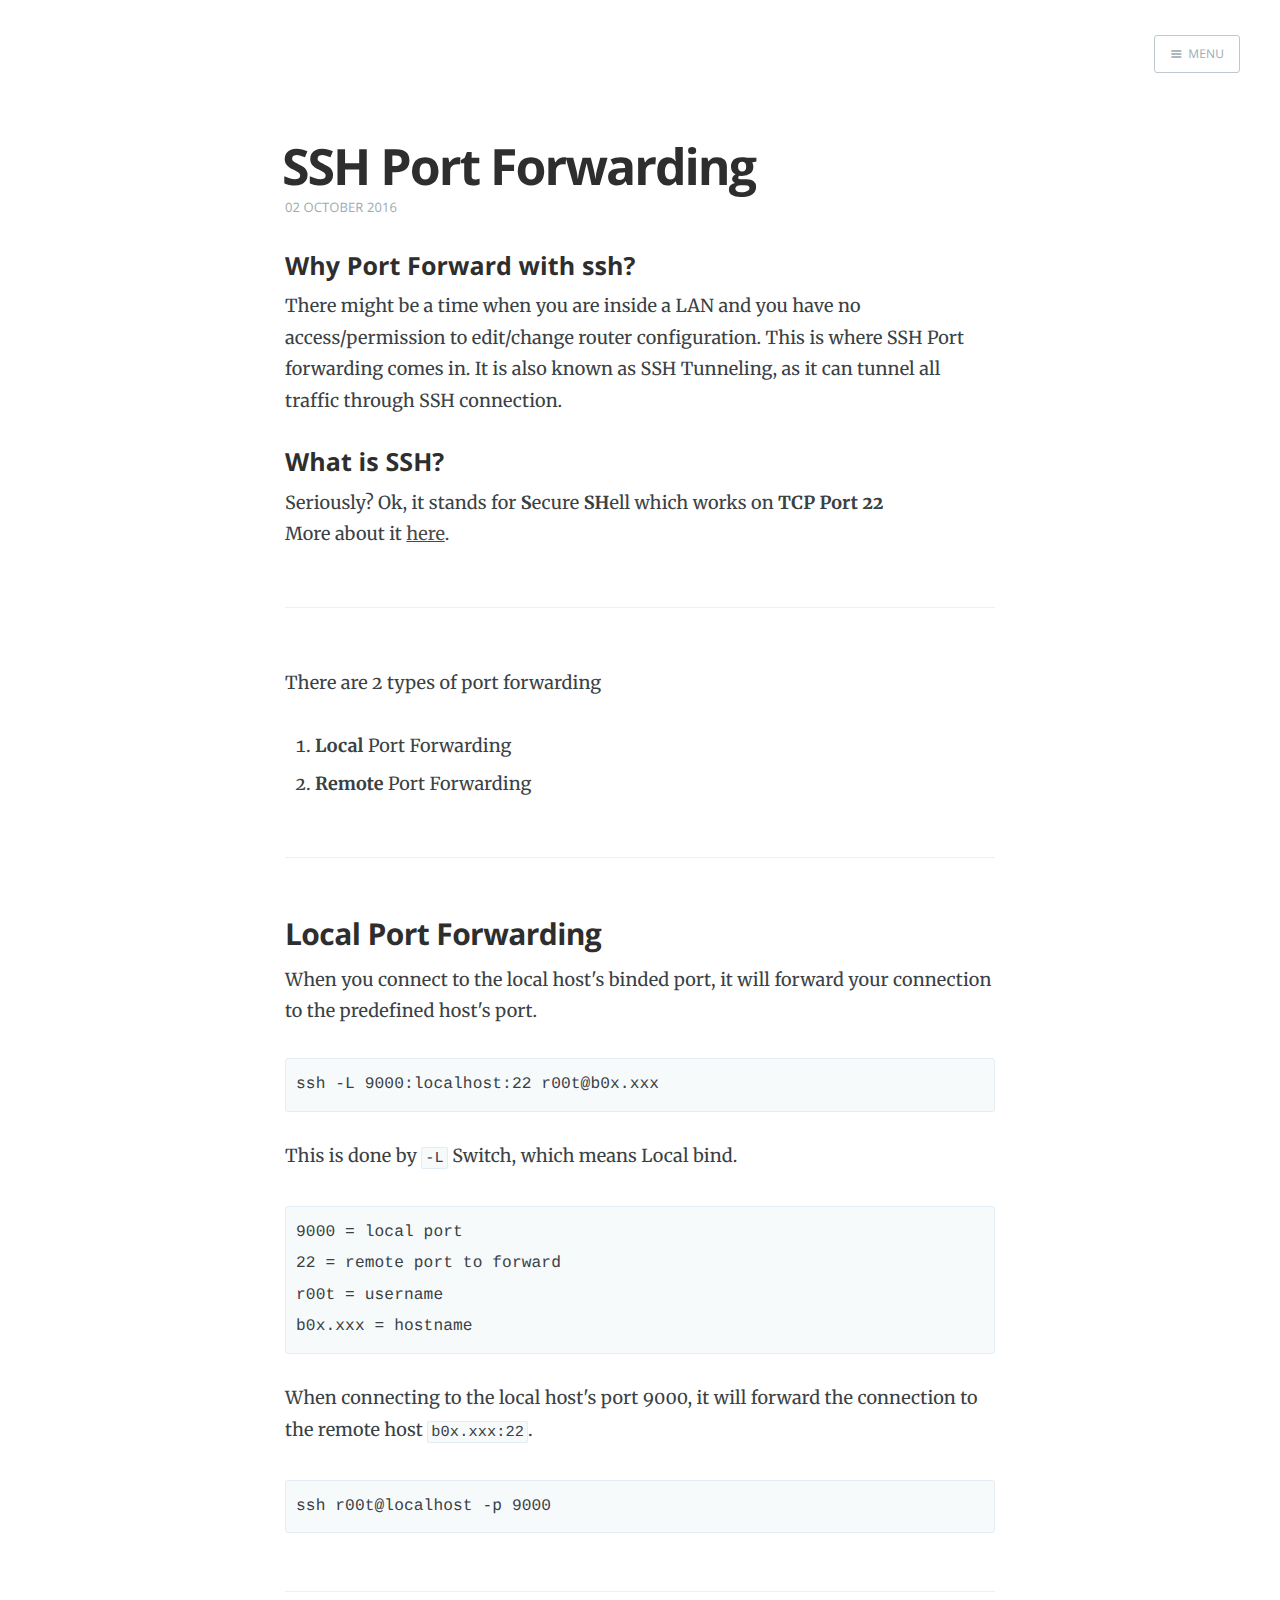
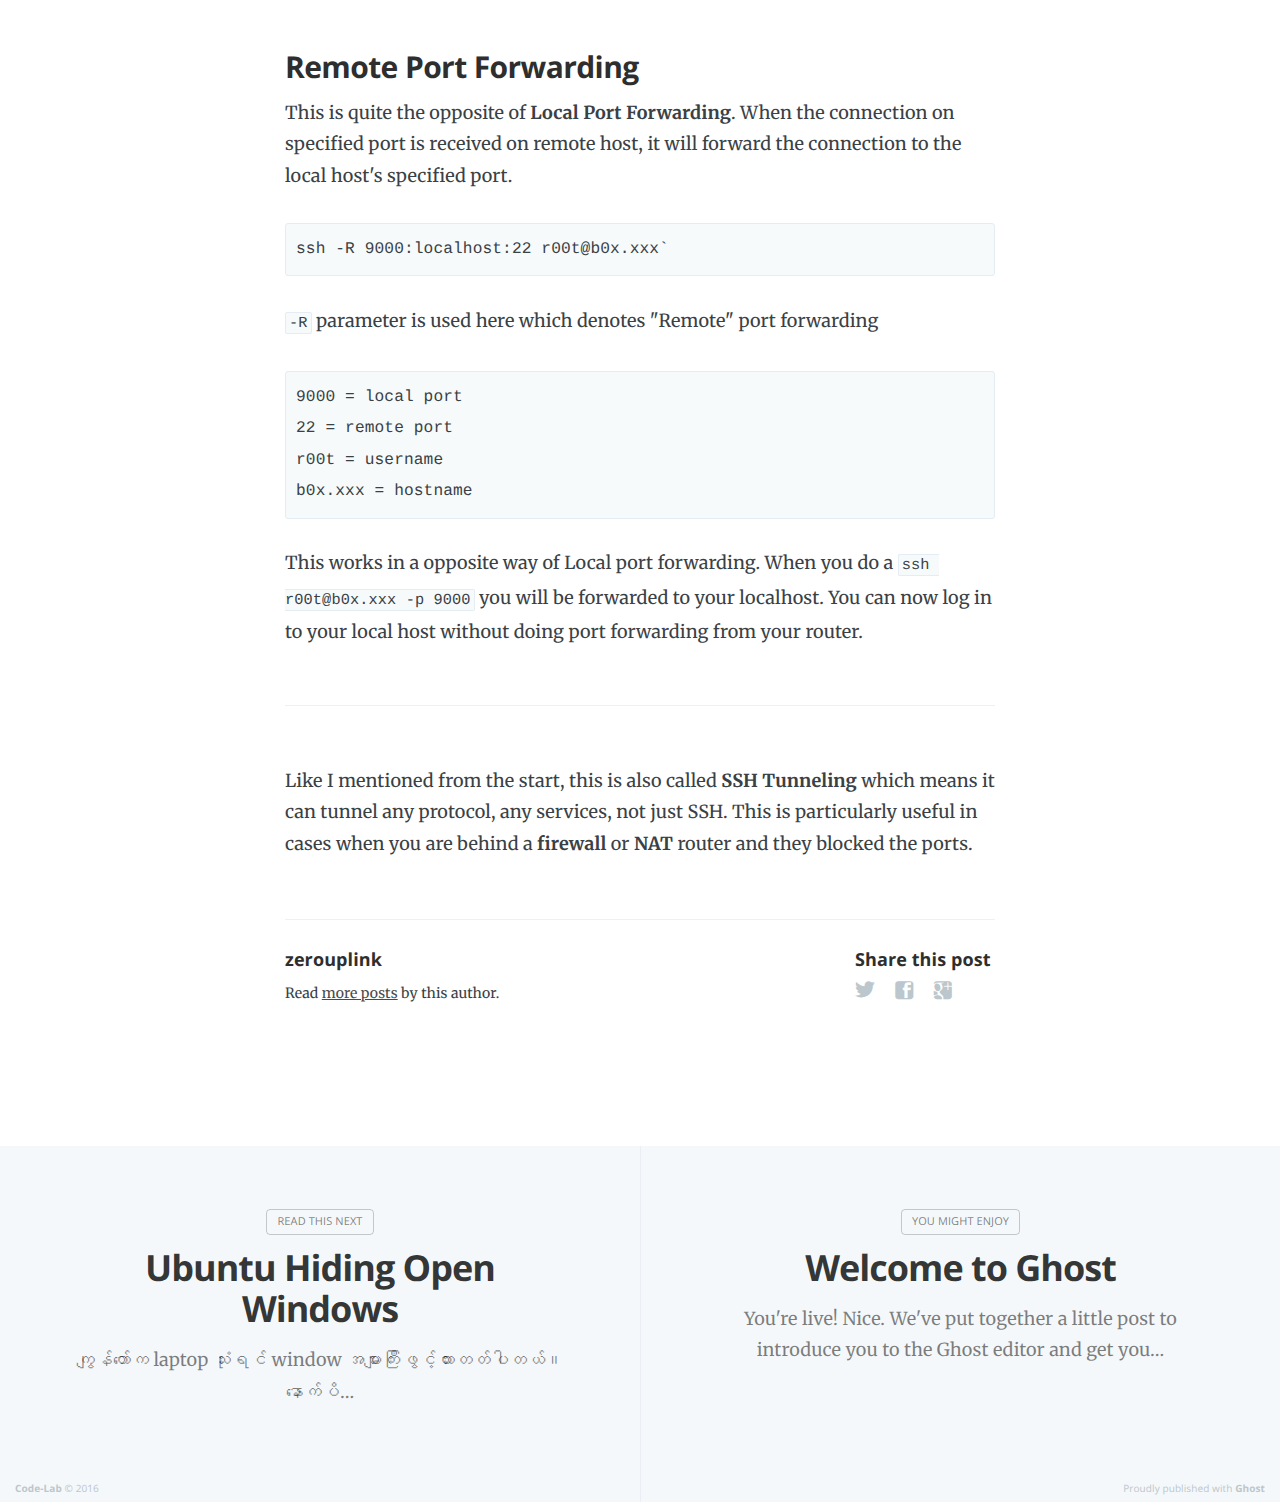
<file: static/ssh-port-forwarding/index.html>
<head>
    <meta charset="utf-8">
    <meta http-equiv="X-UA-Compatible" content="IE=edge">

    <title>SSH Port Forwarding</title>
    <meta name="description" content="">

    <meta name="HandheldFriendly" content="True">
    <meta name="viewport" content="width=device-width, initial-scale=1.0">

    <link rel="shortcut icon" href="../favicon.ico">

    <link rel="stylesheet" type="text/css" href="../assets/css/screen.css?v=0c5b334532">
    <link rel="stylesheet" type="text/css" href="http://fonts.googleapis.com/css?family=Merriweather:300,700,700italic,300italic%7COpen+Sans:700,400">

    <link rel="canonical" href="http://p.umputun.com/ssh-port-forwarding/">
    <meta name="referrer" content="origin">
    
    <meta property="og:site_name" content="Code-Lab">
    <meta property="og:type" content="article">
    <meta property="og:title" content="SSH Port Forwarding">
    <meta property="og:description" content="Why Port Forward with ssh? There might be a time when you are inside a LAN and you have no access/permission to edit/change router configuration. This is where SSH Port forwarding comes in. It is also known as SSH Tunneling, as it can tunnel all traffic through SSH">
    <meta property="og:url" content="http://p.umputun.com/ssh-port-forwarding/">
    <meta property="article:published_time" content="2016-10-02T11:58:10.589Z">
    <meta property="article:modified_time" content="2016-10-02T11:58:10.586Z">
    <meta name="twitter:card" content="summary">
    <meta name="twitter:title" content="SSH Port Forwarding">
    <meta name="twitter:description" content="Why Port Forward with ssh? There might be a time when you are inside a LAN and you have no access/permission to edit/change router configuration. This is where SSH Port forwarding comes in. It is also known as SSH Tunneling, as it can tunnel all traffic through SSH">
    <meta name="twitter:url" content="http://p.umputun.com/ssh-port-forwarding/">
    <meta name="twitter:label1" content="Written by">
    <meta name="twitter:data1" content="zerouplink">
    
    <script type="application/ld+json">
{
    "@context": "https://schema.org",
    "@type": "Article",
    "publisher": {
        "@type": "Organization",
        "name": "Code-Lab",
        "logo": "http://p.umputun.com/ghost/img/ghosticon.jpg"
    },
    "author": {
        "@type": "Person",
        "name": "zerouplink",
        "url": "http://p.umputun.com/author/zerouplink/",
        "sameAs": []
    },
    "headline": "SSH Port Forwarding",
    "url": "http://p.umputun.com/ssh-port-forwarding/",
    "datePublished": "2016-10-02T11:58:10.589Z",
    "dateModified": "2016-10-02T11:58:10.586Z",
    "description": "Why Port Forward with ssh? There might be a time when you are inside a LAN and you have no access/permission to edit/change router configuration. This is where SSH Port forwarding comes in. It is also known as SSH Tunneling, as it can tunnel all traffic through SSH"
}
    </script>

    <meta name="generator" content="Ghost 0.8">
    <link rel="alternate" type="application/rss+xml" title="Code-Lab" href="http://p.umputun.com/rss/">
</head>
<body class="post-template nav-closed">

    <div class="nav">
    <h3 class="nav-title">Menu</h3>
    <a href="index.html#" class="nav-close">
        <span class="hidden">Close</span>
    </a>
    <ul>
            <li class="nav-home" role="presentation"><a href="http://p.umputun.com/">Home</a></li>
    </ul>
        <a class="subscribe-button icon-feed" href="http://p.umputun.com/rss/">Subscribe</a>
</div>
<span class="nav-cover"></span>


    <div class="site-wrapper">

        


<header class="main-header post-head no-cover">
    <nav class="main-nav  clearfix">
        
            <a class="menu-button icon-menu" href="index.html#"><span class="word">Menu</span></a>
    </nav>
</header>

<main class="content" role="main">
    <article class="post">

        <header class="post-header">
            <h1 class="post-title">SSH Port Forwarding</h1>
            <section class="post-meta">
                <time class="post-date" datetime="2016-10-02">02 October 2016</time> 
            </section>
        </header>

        <section class="post-content">
            <h4 id="whyportforwardwithssh">Why Port Forward with ssh?</h4>

<p>There might be a time when you are inside a LAN and you have no access/permission to edit/change router configuration. This is where SSH Port forwarding comes in. It is also known as SSH Tunneling, as it can tunnel all traffic through SSH connection.</p>

<h4 id="whatisssh">What is SSH?</h4>

<p>Seriously? Ok, it stands for <strong>S</strong>ecure <strong>SH</strong>ell which works on <strong>TCP Port 22</strong> <br>
More about it <a href="https://en.wikipedia.org/wiki/Secure_Shell">here</a>.</p>

<hr>

<p>There are 2 types of port forwarding</p>

<ol>
<li><strong>Local</strong> Port Forwarding  </li>
<li><strong>Remote</strong> Port Forwarding</li>
</ol>

<hr>

<h3 id="localportforwarding">Local Port Forwarding</h3>

<p>When you connect to the local host's binded port, it will forward your connection to the predefined host's port. </p>

<pre><code>ssh -L 9000:localhost:22 r00t@b0x.xxx
</code></pre>

<p>This is done by <code>-L</code> Switch, which means Local bind. </p>

<pre><code>9000 = local port
22 = remote port to forward
r00t = username
b0x.xxx = hostname
</code></pre>

<p>When connecting to the local host's port 9000, it will forward the connection to the remote host <code>b0x.xxx:22</code>.</p>

<pre><code>ssh r00t@localhost -p 9000
</code></pre>

<hr>

<h3 id="remoteportforwarding">Remote Port Forwarding</h3>

<p>This is quite the opposite of <strong>Local Port Forwarding</strong>. When the connection on specified port is received on remote host, it will forward the connection to the local host's specified port. </p>

<pre><code>ssh -R 9000:localhost:22 r00t@b0x.xxx`
</code></pre>

<p><code>-R</code> parameter is used here which denotes "Remote" port forwarding</p>

<pre><code>9000 = local port
22 = remote port
r00t = username
b0x.xxx = hostname
</code></pre>

<p>This works in a opposite way of Local port forwarding. When you do a <code>ssh r00t@b0x.xxx -p 9000</code> you will be forwarded to your localhost. You can now log in to your local host without doing port forwarding from your router. </p>

<hr>

<p>Like I mentioned from the start, this is also called <strong>SSH Tunneling</strong> which means it can tunnel any protocol, any services, not just SSH. This is particularly useful in cases when you are behind a <strong>firewall</strong> or <strong>NAT</strong> router and they blocked the ports.</p>
        </section>

        <footer class="post-footer">



            <section class="author">
                <h4><a href="../author/zerouplink/">zerouplink</a></h4>

                    <p>Read <a href="../author/zerouplink/">more posts</a> by this author.</p>
                <div class="author-meta">
                    
                    
                </div>
            </section>


            <section class="share">
                <h4>Share this post</h4>
                <a class="icon-twitter" href="https://twitter.com/intent/tweet?text=SSH%20Port%20Forwarding&amp;url=http://p.umputun.com/ssh-port-forwarding/" onclick="window.open(this.href, 'twitter-share', 'width=550,height=235');return false;">
                    <span class="hidden">Twitter</span>
                </a>
                <a class="icon-facebook" href="https://www.facebook.com/sharer/sharer.php?u=http://p.umputun.com/ssh-port-forwarding/" onclick="window.open(this.href, 'facebook-share','width=580,height=296');return false;">
                    <span class="hidden">Facebook</span>
                </a>
                <a class="icon-google-plus" href="https://plus.google.com/share?url=http://p.umputun.com/ssh-port-forwarding/" onclick="window.open(this.href, 'google-plus-share', 'width=490,height=530');return false;">
                    <span class="hidden">Google+</span>
                </a>
            </section>


        </footer>

    </article>
</main>

<aside class="read-next">
    <a class="read-next-story no-cover" href="../ubuntu-hiding-open-windows/">
        <section class="post">
            <h2>Ubuntu Hiding Open Windows</h2>
            <p>ကျွန်တော်က laptop သုံးရင် window အများကြီးဖွင့်ထားတတ်ပါတယ်။ နောက်ပိ…</p>
        </section>
    </a>
    <a class="read-next-story prev no-cover" href="../welcome-to-ghost/">
        <section class="post">
            <h2>Welcome to Ghost</h2>
            <p>You're live! Nice. We've put together a little post to introduce you to the Ghost editor and get you…</p>
        </section>
    </a>
</aside>



        <footer class="site-footer clearfix">
            <section class="copyright"><a href="http://p.umputun.com">Code-Lab</a> © 2016</section>
            <section class="poweredby">Proudly published with <a href="https://ghost.org">Ghost</a></section>
        </footer>

    </div>

    <script type="text/javascript" src="https://code.jquery.com/jquery-1.12.0.min.js"></script>
    
    <script type="text/javascript" src="../assets/js/jquery.fitvids.js?v=0c5b334532"></script>
    <script type="text/javascript" src="../assets/js/index.js?v=0c5b334532"></script>

</body>
</file>
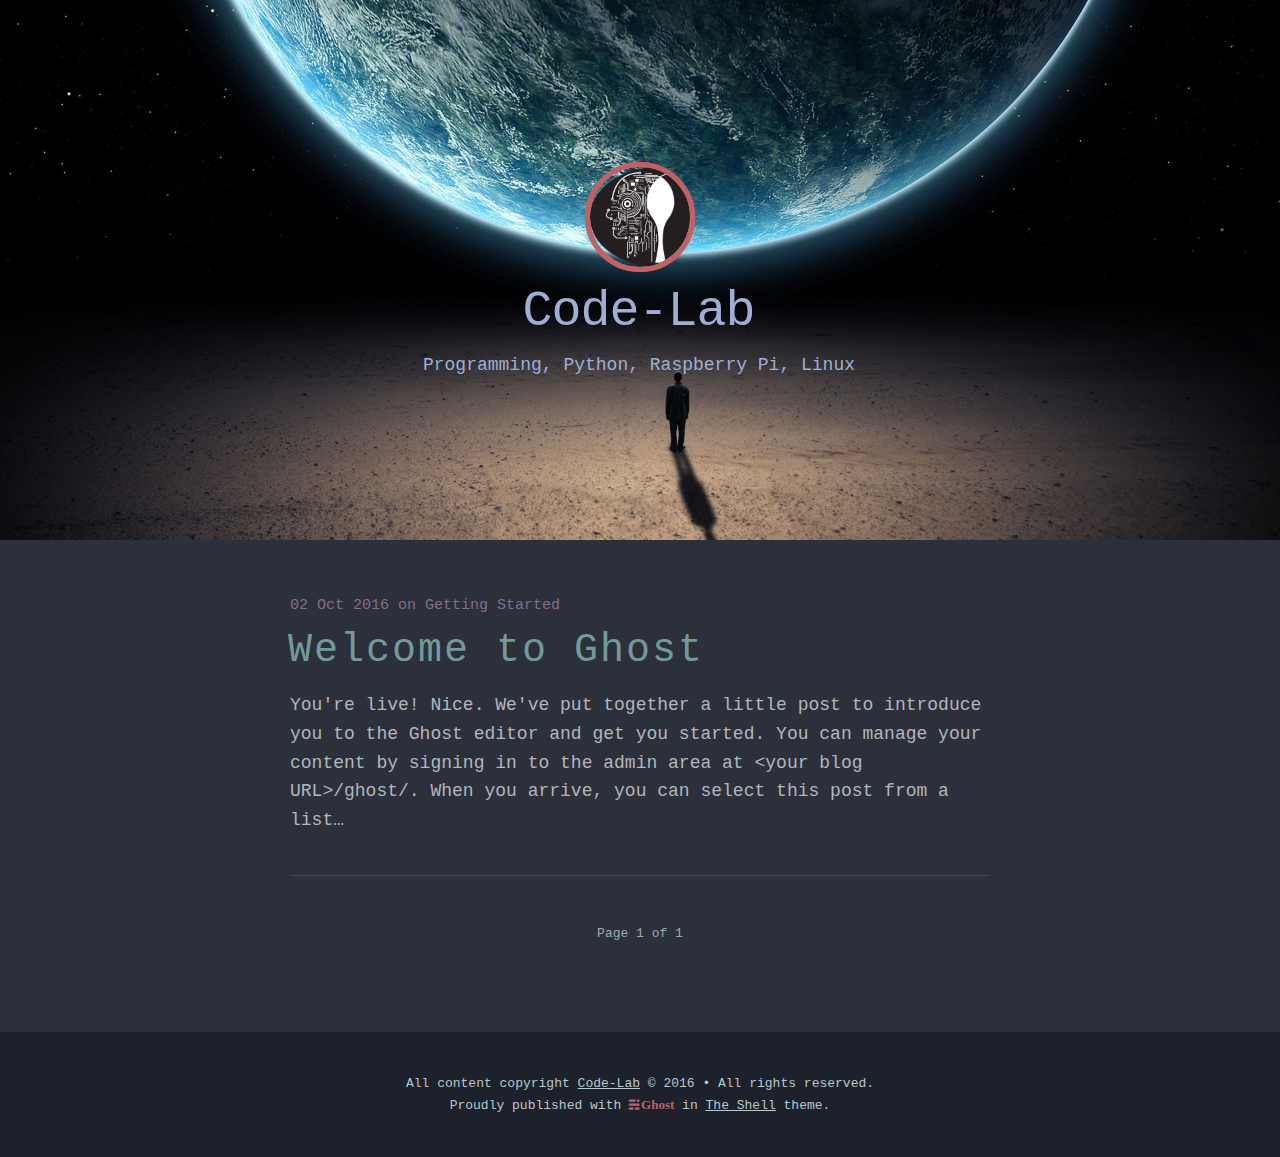
<file: tag/getting-started/index.html>
<head>
    <meta http-equiv="Content-Type" content="text/html" charset="UTF-8">
    <meta http-equiv="X-UA-Compatible" content="IE=edge,chrome=1">
    <script>
        // UNCOMMENT AND USE YOUR VARIABLES FOR DISQUS AND GOOGLE ANALYTICS
        // var d_id  = '',
        //     g_id  = 'UA-XXXXXXXX-X', // Format: UA-########-#, Example: UA-11220899-1
        //     g_url = 'XXXXXXX.XXX' // Format: #####.####, Example: webdesignporto.com
    </script>

    <title>Getting Started - Code-Lab</title>
    <meta name="description" content="">

    <meta name="HandheldFriendly" content="True">
    <meta name="MobileOptimized" content="320">
    <meta name="viewport" content="width=device-width, initial-scale=1.0">

    <link rel="stylesheet" type="text/css" href="../../assets/highlighter/prettify.css?v=f58cc297e7">
    <link rel="stylesheet" type="text/css" href="../../assets/css/screen.css?v=f58cc297e7">

    <link rel="canonical" href="http://the-c0d3r.github.io/tag/getting-started/">
    <meta name="referrer" content="origin">
    
    <meta property="og:site_name" content="Code-Lab">
    <meta property="og:type" content="website">
    <meta property="og:title" content="Getting Started - Code-Lab">
    <meta property="og:url" content="http://the-c0d3r.github.io/tag/getting-started/">
    <meta property="article:modified_time" content="2016-10-02T11:26:35.132Z">
    <meta name="twitter:card" content="summary">
    <meta name="twitter:title" content="Getting Started - Code-Lab">
    <meta name="twitter:url" content="http://the-c0d3r.github.io/tag/getting-started/">
    
    <script type="application/ld+json">
{
    "@context": "https://schema.org",
    "@type": "Series",
    "publisher": "Code-Lab",
    "url": "http://the-c0d3r.github.io/tag/getting-started/",
    "name": "Getting Started"
}
    </script>

    <meta name="generator" content="Ghost 0.8">
    <link rel="alternate" type="application/rss+xml" title="Code-Lab" href="http://the-c0d3r.github.io/rss/">
    <!-- http://prismjs.com/index.html#languages-list -->  
<link href="http://the-c0d3r.github.io/assets/css/prism.css" rel="stylesheet">  
<script src="http://the-c0d3r.github.io/assets/js/prism-min.js"></script>  
<style>  
  pre {
    word-wrap: normal;
    -moz-hyphens: none;
    -ms-hyphens: none;
    -webkit-hyphens: none;
    hyphens: none;
    font-size: 0.7em;
    line-height: 1.3em;
}
pre code, pre tt {  
    white-space: pre;
}
code[class*="language-"], pre[class*="language-"] {  
    line-height: 1.2em;
}
:not(pre) > code[class*="language-"], pre[class*="language-"] {
    background: #F7FAFB;
}
</style>

    <script>
      (function(i,s,o,g,r,a,m){i['GoogleAnalyticsObject']=r;i[r]=i[r]||function(){
      (i[r].q=i[r].q||[]).push(arguments)},i[r].l=1*new Date();a=s.createElement(o),
      m=s.getElementsByTagName(o)[0];a.async=1;a.src=g;m.parentNode.insertBefore(a,m)
      })(window,document,'script','//www.google-analytics.com/analytics.js','ga');

      ga('create', g_id, g_url);
      ga('send', 'pageview');

    </script>
</head>
<body class="tag-template tag-getting-started">

    

<header id="site-head" style="background-image: url(../../content/images/2016/10/against-the-world.jpg)">
    <div class="vertical animated bounceInDown">
        <div id="site-head-content" class="inner">

            <a id="blog-logo" href="http://the-c0d3r.github.io"><img src="../../content/images/2016/10/8xQ7sfq.jpg" alt="Blog Logo"></a>
            <h1 class="blog-title">Code-Lab</h1>
            <h2 class="blog-description">Programming, Python, Raspberry Pi, Linux</h2>
        </div>
    </div>
</header>

<main class="content" role="main">


    <article class="post tag-getting-started">
        <header class="post-header">
            <span class="post-meta"><time datetime="2016-10-02">02 Oct 2016</time> on <a href="index.html">Getting Started</a></span>
            <h2 class="post-title"><a href="../../welcome-to-ghost/">Welcome to Ghost</a></h2>
            
            <!--<a href="/welcome-to-ghost/#disqus_thread"></a>-->
        </header>
        <section class="post-excerpt">
            <p>You're live! Nice. We've put together a little post to introduce you to the Ghost editor and get you started. You can manage your content by signing in to the admin area at &lt;your blog URL&gt;/ghost/. When you arrive, you can select this post from a list…</p>
        </section>
    </article>


    <nav class="pagination" role="navigation">
    <span class="page-number">Page 1 of 1</span>
</nav>


    <script type="text/javascript">
    var disqus_shortname = d_id;
    
    /* * * DON'T EDIT BELOW THIS LINE * * */
    (function () {
    var s = document.createElement('script'); s.async = true;
    s.type = 'text/javascript';
    s.src = 'http://' + disqus_shortname + '.disqus.com/count.js';
    (document.getElementsByTagName('HEAD')[0] || document.getElementsByTagName('BODY')[0]).appendChild(s);
    }());
    </script>
</main>

    <footer class="site-footer">
        <!-- <a class="subscribe icon-feed" href="http://the-c0d3r.github.io/rss/"><span class="tooltip">Subscribe!</span></a> -->
        <div class="inner">
             <section class="copyright">All content copyright <a href="../../">Code-Lab</a> © 2016 • All rights reserved.</section>
             <section class="poweredby">Proudly published with <a class="icon-ghost" href="http://ghost.org">Ghost</a> in <a href="https://github.com/mityalebedev/The-Shell">The Shell</a> theme.</section>
        </div>
    </footer>

    

    <script type="text/javascript" src="../../assets/highlighter/prettify.js"></script>
    <script type="text/javascript" src="../../assets/js/shell.js"></script>
</body>
</file>
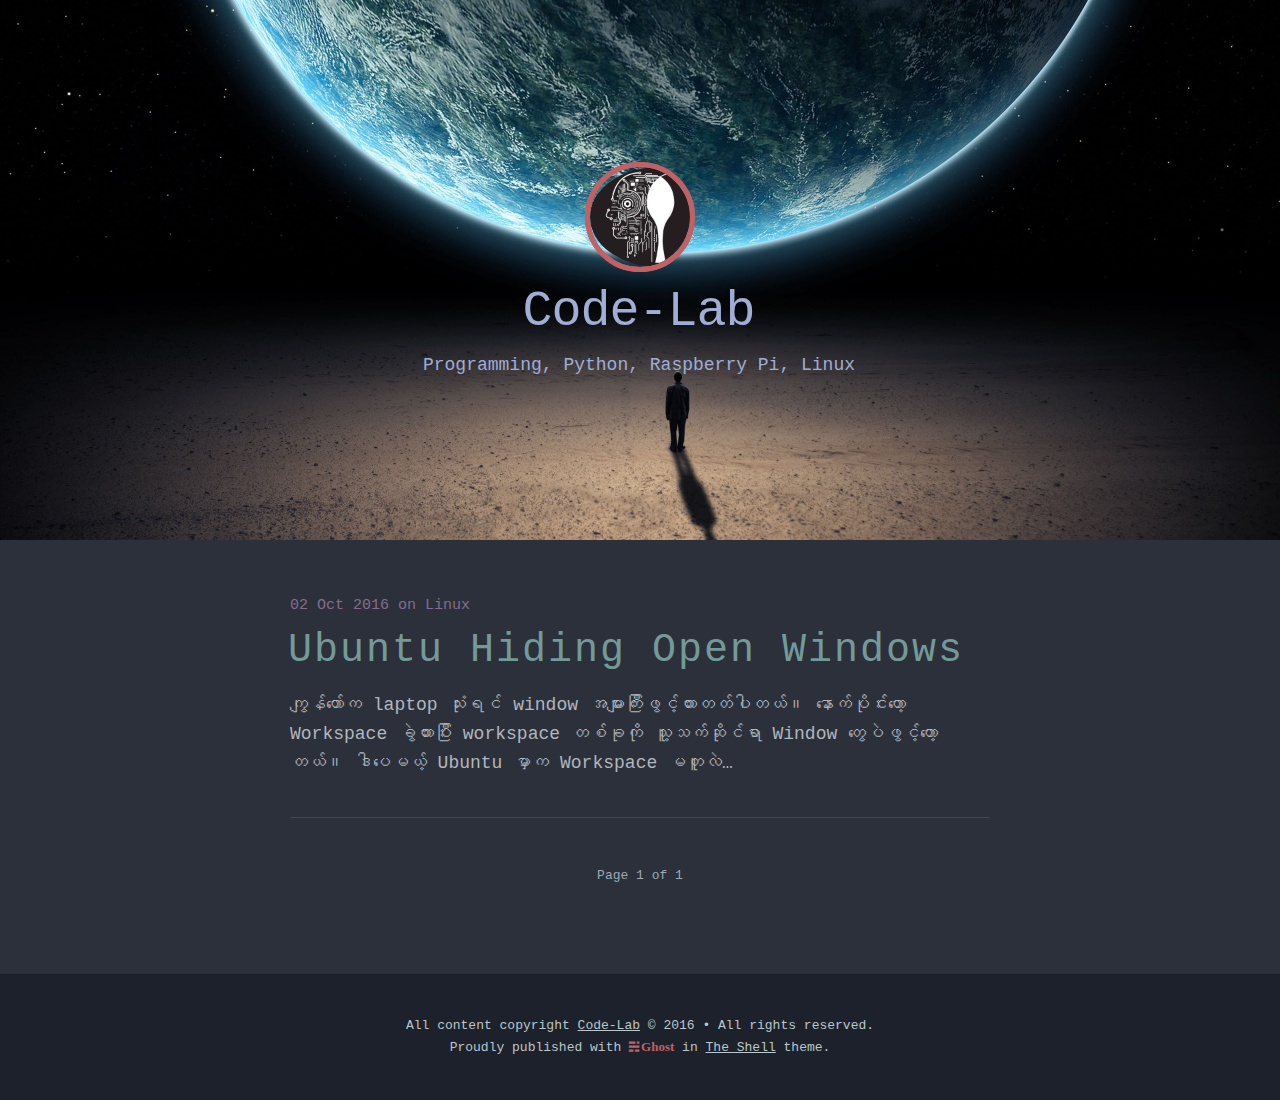
<file: tag/linux/index.html>
<head>
    <meta http-equiv="Content-Type" content="text/html" charset="UTF-8">
    <meta http-equiv="X-UA-Compatible" content="IE=edge,chrome=1">
    <script>
        // UNCOMMENT AND USE YOUR VARIABLES FOR DISQUS AND GOOGLE ANALYTICS
        // var d_id  = '',
        //     g_id  = 'UA-XXXXXXXX-X', // Format: UA-########-#, Example: UA-11220899-1
        //     g_url = 'XXXXXXX.XXX' // Format: #####.####, Example: webdesignporto.com
    </script>

    <title>Linux - Code-Lab</title>
    <meta name="description" content="">

    <meta name="HandheldFriendly" content="True">
    <meta name="MobileOptimized" content="320">
    <meta name="viewport" content="width=device-width, initial-scale=1.0">

    <link rel="stylesheet" type="text/css" href="../../assets/highlighter/prettify.css?v=f58cc297e7">
    <link rel="stylesheet" type="text/css" href="../../assets/css/screen.css?v=f58cc297e7">

    <link rel="canonical" href="http://the-c0d3r.github.io/tag/linux/">
    <meta name="referrer" content="origin">
    
    <meta property="og:site_name" content="Code-Lab">
    <meta property="og:type" content="website">
    <meta property="og:title" content="Linux - Code-Lab">
    <meta property="og:url" content="http://the-c0d3r.github.io/tag/linux/">
    <meta property="article:modified_time" content="2016-10-02T11:38:25.926Z">
    <meta name="twitter:card" content="summary">
    <meta name="twitter:title" content="Linux - Code-Lab">
    <meta name="twitter:url" content="http://the-c0d3r.github.io/tag/linux/">
    
    <script type="application/ld+json">
{
    "@context": "https://schema.org",
    "@type": "Series",
    "publisher": "Code-Lab",
    "url": "http://the-c0d3r.github.io/tag/linux/",
    "name": "Linux"
}
    </script>

    <meta name="generator" content="Ghost 0.8">
    <link rel="alternate" type="application/rss+xml" title="Code-Lab" href="http://the-c0d3r.github.io/rss/">
    <!-- http://prismjs.com/index.html#languages-list -->  
<link href="http://the-c0d3r.github.io/assets/css/prism.css" rel="stylesheet">  
<script src="http://the-c0d3r.github.io/assets/js/prism-min.js"></script>  
<style>  
  pre {
    word-wrap: normal;
    -moz-hyphens: none;
    -ms-hyphens: none;
    -webkit-hyphens: none;
    hyphens: none;
    font-size: 0.7em;
    line-height: 1.3em;
}
pre code, pre tt {  
    white-space: pre;
}
code[class*="language-"], pre[class*="language-"] {  
    line-height: 1.2em;
}
:not(pre) > code[class*="language-"], pre[class*="language-"] {
    background: #F7FAFB;
}
</style>

    <script>
      (function(i,s,o,g,r,a,m){i['GoogleAnalyticsObject']=r;i[r]=i[r]||function(){
      (i[r].q=i[r].q||[]).push(arguments)},i[r].l=1*new Date();a=s.createElement(o),
      m=s.getElementsByTagName(o)[0];a.async=1;a.src=g;m.parentNode.insertBefore(a,m)
      })(window,document,'script','//www.google-analytics.com/analytics.js','ga');

      ga('create', g_id, g_url);
      ga('send', 'pageview');

    </script>
</head>
<body class="tag-template tag-linux">

    

<header id="site-head" style="background-image: url(../../content/images/2016/10/against-the-world.jpg)">
    <div class="vertical animated bounceInDown">
        <div id="site-head-content" class="inner">

            <a id="blog-logo" href="http://the-c0d3r.github.io"><img src="../../content/images/2016/10/8xQ7sfq.jpg" alt="Blog Logo"></a>
            <h1 class="blog-title">Code-Lab</h1>
            <h2 class="blog-description">Programming, Python, Raspberry Pi, Linux</h2>
        </div>
    </div>
</header>

<main class="content" role="main">


    <article class="post tag-linux">
        <header class="post-header">
            <span class="post-meta"><time datetime="2016-10-02">02 Oct 2016</time> on <a href="index.html">Linux</a></span>
            <h2 class="post-title"><a href="../../ubuntu-hiding-open-windows/">Ubuntu Hiding Open Windows</a></h2>
            
            <!--<a href="/ubuntu-hiding-open-windows/#disqus_thread"></a>-->
        </header>
        <section class="post-excerpt">
            <p>ကျွန်တော်က laptop သုံးရင် window အများကြီးဖွင့်ထားတတ်ပါတယ်။ နောက်ပိုင်းတော့ Workspace ခွဲထားပြီး workspace တစ်ခုကို သူ့သက်ဆိုင်ရာ Window တွေပဲဖွင့်တော့တယ်။ ဒါပေမယ့် Ubuntu မှာက Workspace မတူလဲ…</p>
        </section>
    </article>


    <nav class="pagination" role="navigation">
    <span class="page-number">Page 1 of 1</span>
</nav>


    <script type="text/javascript">
    var disqus_shortname = d_id;
    
    /* * * DON'T EDIT BELOW THIS LINE * * */
    (function () {
    var s = document.createElement('script'); s.async = true;
    s.type = 'text/javascript';
    s.src = 'http://' + disqus_shortname + '.disqus.com/count.js';
    (document.getElementsByTagName('HEAD')[0] || document.getElementsByTagName('BODY')[0]).appendChild(s);
    }());
    </script>
</main>

    <footer class="site-footer">
        <!-- <a class="subscribe icon-feed" href="http://the-c0d3r.github.io/rss/"><span class="tooltip">Subscribe!</span></a> -->
        <div class="inner">
             <section class="copyright">All content copyright <a href="../../">Code-Lab</a> © 2016 • All rights reserved.</section>
             <section class="poweredby">Proudly published with <a class="icon-ghost" href="http://ghost.org">Ghost</a> in <a href="https://github.com/mityalebedev/The-Shell">The Shell</a> theme.</section>
        </div>
    </footer>

    

    <script type="text/javascript" src="../../assets/highlighter/prettify.js"></script>
    <script type="text/javascript" src="../../assets/js/shell.js"></script>
</body>
</file>
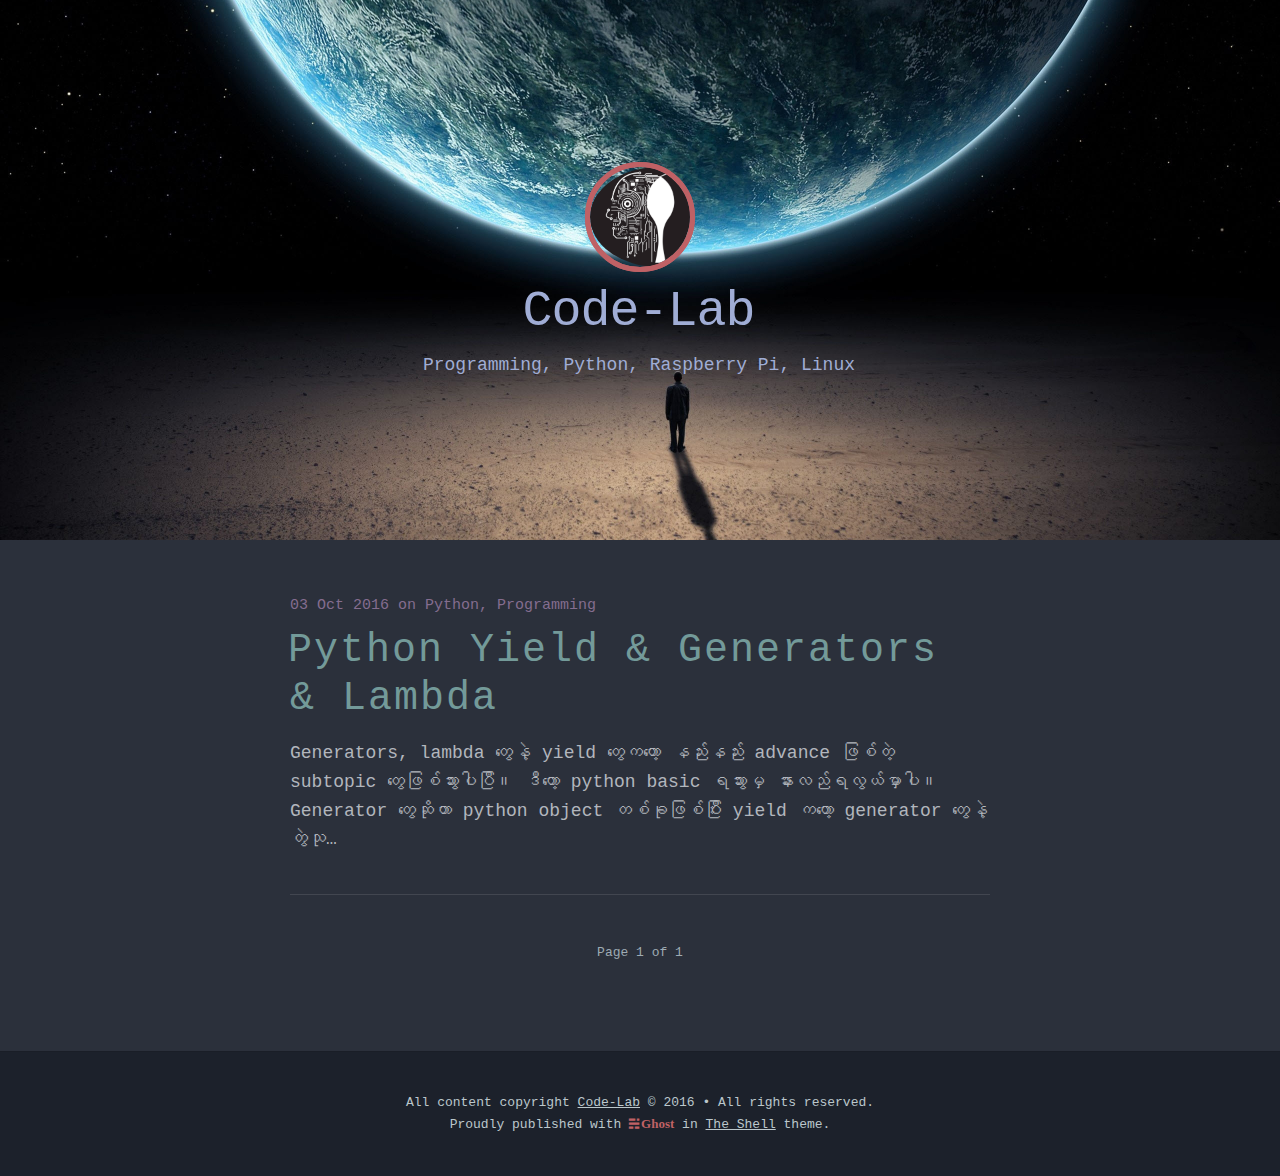
<file: tag/programming/index.html>
<head>
    <meta http-equiv="Content-Type" content="text/html" charset="UTF-8">
    <meta http-equiv="X-UA-Compatible" content="IE=edge,chrome=1">
    <script>
        // UNCOMMENT AND USE YOUR VARIABLES FOR DISQUS AND GOOGLE ANALYTICS
        // var d_id  = '',
        //     g_id  = 'UA-XXXXXXXX-X', // Format: UA-########-#, Example: UA-11220899-1
        //     g_url = 'XXXXXXX.XXX' // Format: #####.####, Example: webdesignporto.com
    </script>

    <title>Programming - Code-Lab</title>
    <meta name="description" content="">

    <meta name="HandheldFriendly" content="True">
    <meta name="MobileOptimized" content="320">
    <meta name="viewport" content="width=device-width, initial-scale=1.0">

    <link rel="stylesheet" type="text/css" href="../../assets/highlighter/prettify.css?v=f58cc297e7">
    <link rel="stylesheet" type="text/css" href="../../assets/css/screen.css?v=f58cc297e7">

    <link rel="canonical" href="http://the-c0d3r.github.io/tag/programming/">
    <meta name="referrer" content="origin">
    
    <meta property="og:site_name" content="Code-Lab">
    <meta property="og:type" content="website">
    <meta property="og:title" content="Programming - Code-Lab">
    <meta property="og:url" content="http://the-c0d3r.github.io/tag/programming/">
    <meta property="article:modified_time" content="2016-10-02T11:38:33.680Z">
    <meta name="twitter:card" content="summary">
    <meta name="twitter:title" content="Programming - Code-Lab">
    <meta name="twitter:url" content="http://the-c0d3r.github.io/tag/programming/">
    
    <script type="application/ld+json">
{
    "@context": "https://schema.org",
    "@type": "Series",
    "publisher": "Code-Lab",
    "url": "http://the-c0d3r.github.io/tag/programming/",
    "name": "Programming"
}
    </script>

    <meta name="generator" content="Ghost 0.8">
    <link rel="alternate" type="application/rss+xml" title="Code-Lab" href="http://the-c0d3r.github.io/rss/">
    <!-- http://prismjs.com/index.html#languages-list -->  
<link href="http://the-c0d3r.github.io/assets/css/prism.css" rel="stylesheet">  
<script src="http://the-c0d3r.github.io/assets/js/prism-min.js"></script>  
<style>  
  pre {
    word-wrap: normal;
    -moz-hyphens: none;
    -ms-hyphens: none;
    -webkit-hyphens: none;
    hyphens: none;
    font-size: 0.7em;
    line-height: 1.3em;
}
pre code, pre tt {  
    white-space: pre;
}
code[class*="language-"], pre[class*="language-"] {  
    line-height: 1.2em;
}
:not(pre) > code[class*="language-"], pre[class*="language-"] {
    background: #F7FAFB;
}
</style>

    <script>
      (function(i,s,o,g,r,a,m){i['GoogleAnalyticsObject']=r;i[r]=i[r]||function(){
      (i[r].q=i[r].q||[]).push(arguments)},i[r].l=1*new Date();a=s.createElement(o),
      m=s.getElementsByTagName(o)[0];a.async=1;a.src=g;m.parentNode.insertBefore(a,m)
      })(window,document,'script','//www.google-analytics.com/analytics.js','ga');

      ga('create', g_id, g_url);
      ga('send', 'pageview');

    </script>
</head>
<body class="tag-template tag-programming">

    

<header id="site-head" style="background-image: url(../../content/images/2016/10/against-the-world.jpg)">
    <div class="vertical animated bounceInDown">
        <div id="site-head-content" class="inner">

            <a id="blog-logo" href="http://the-c0d3r.github.io"><img src="../../content/images/2016/10/8xQ7sfq.jpg" alt="Blog Logo"></a>
            <h1 class="blog-title">Code-Lab</h1>
            <h2 class="blog-description">Programming, Python, Raspberry Pi, Linux</h2>
        </div>
    </div>
</header>

<main class="content" role="main">


    <article class="post tag-python tag-programming">
        <header class="post-header">
            <span class="post-meta"><time datetime="2016-10-03">03 Oct 2016</time> on <a href="../python/">Python</a>, <a href="index.html">Programming</a></span>
            <h2 class="post-title"><a href="../../python-yield-generators-lambda/">Python Yield &amp; Generators &amp; Lambda</a></h2>
            
            <!--<a href="/python-yield-generators-lambda/#disqus_thread"></a>-->
        </header>
        <section class="post-excerpt">
            <p>Generators, lambda တွေနဲ့ yield တွေကတော့ နည်းနည်း advance ဖြစ်တဲ့ subtopic တွေဖြစ်သွားပါပြီ။ ဒီတော့ python basic ရသွားမှ နားလည်ရလွယ်မှာပါ။ Generator တွေဆိုတာ python object တစ်ခုဖြစ်ပြီး yield ကတော့ generator တွေနဲ့ တွဲသု…</p>
        </section>
    </article>


    <nav class="pagination" role="navigation">
    <span class="page-number">Page 1 of 1</span>
</nav>


    <script type="text/javascript">
    var disqus_shortname = d_id;
    
    /* * * DON'T EDIT BELOW THIS LINE * * */
    (function () {
    var s = document.createElement('script'); s.async = true;
    s.type = 'text/javascript';
    s.src = 'http://' + disqus_shortname + '.disqus.com/count.js';
    (document.getElementsByTagName('HEAD')[0] || document.getElementsByTagName('BODY')[0]).appendChild(s);
    }());
    </script>
</main>

    <footer class="site-footer">
        <!-- <a class="subscribe icon-feed" href="http://the-c0d3r.github.io/rss/"><span class="tooltip">Subscribe!</span></a> -->
        <div class="inner">
             <section class="copyright">All content copyright <a href="../../">Code-Lab</a> © 2016 • All rights reserved.</section>
             <section class="poweredby">Proudly published with <a class="icon-ghost" href="http://ghost.org">Ghost</a> in <a href="https://github.com/mityalebedev/The-Shell">The Shell</a> theme.</section>
        </div>
    </footer>

    

    <script type="text/javascript" src="../../assets/highlighter/prettify.js"></script>
    <script type="text/javascript" src="../../assets/js/shell.js"></script>
</body>
</file>
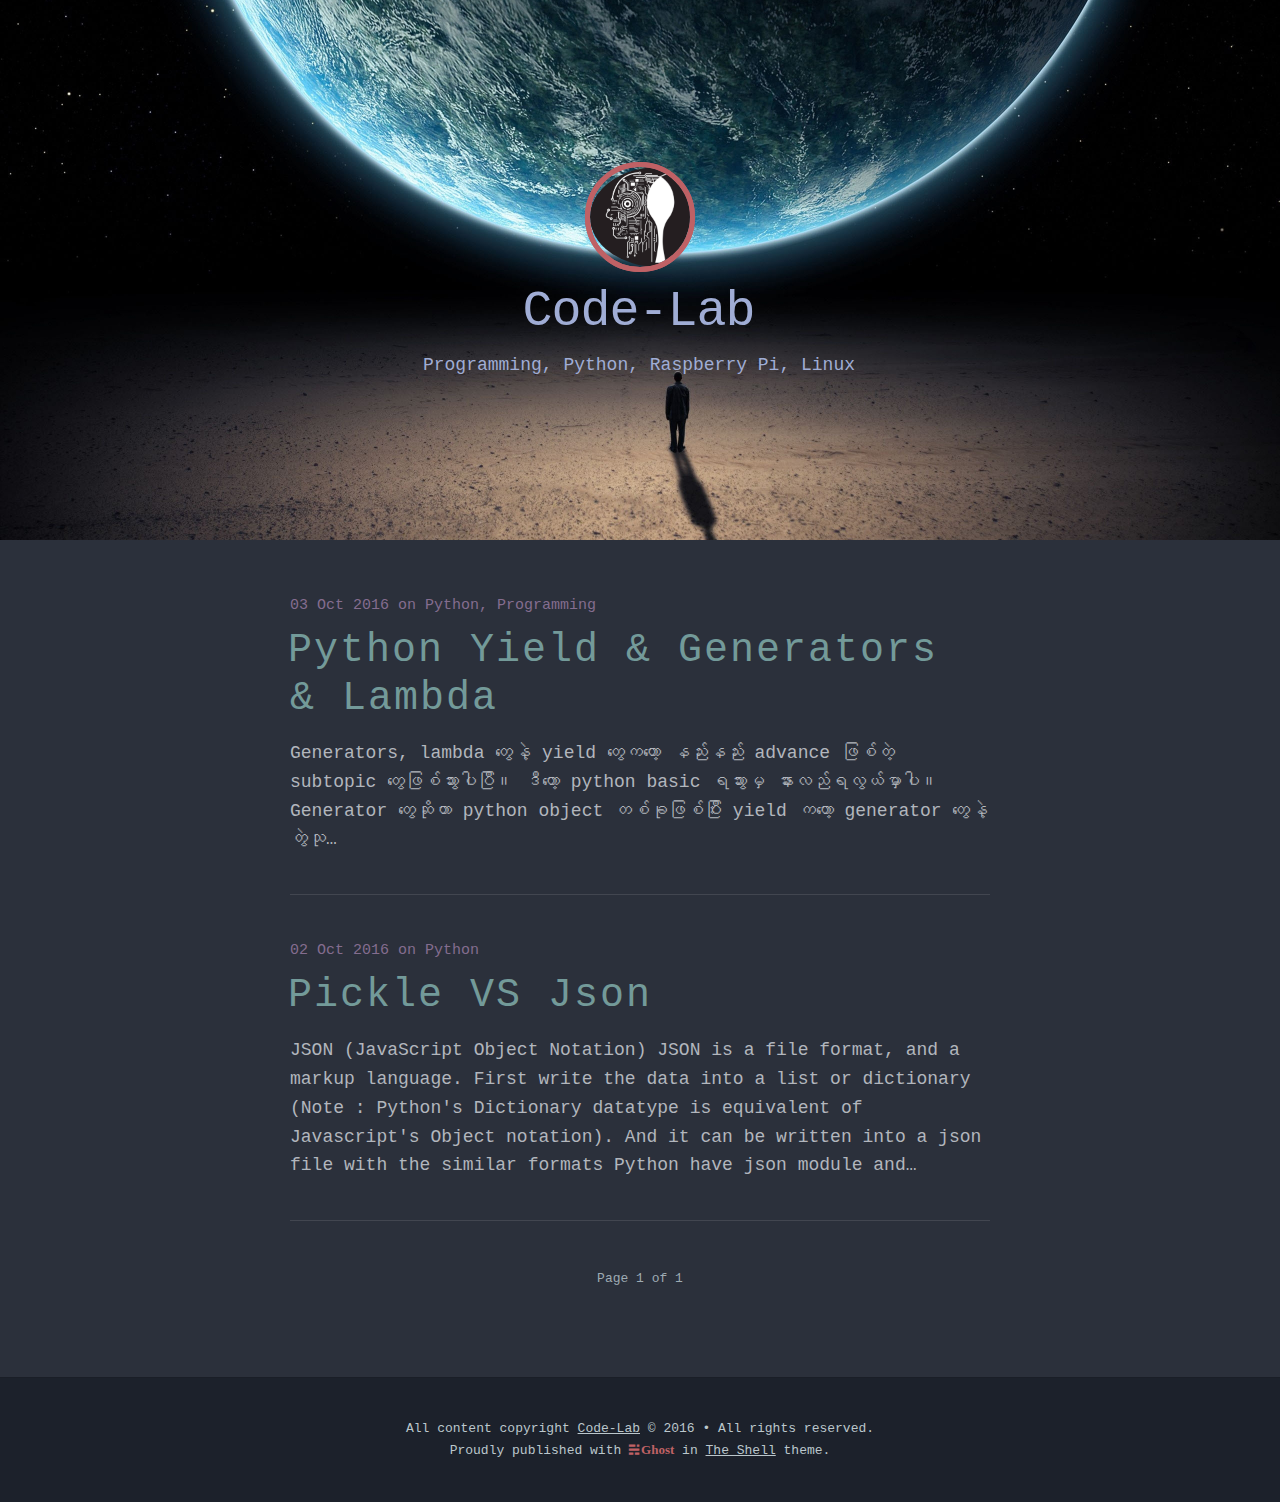
<file: tag/python/index.html>
<head>
    <meta http-equiv="Content-Type" content="text/html" charset="UTF-8">
    <meta http-equiv="X-UA-Compatible" content="IE=edge,chrome=1">
    <script>
        // UNCOMMENT AND USE YOUR VARIABLES FOR DISQUS AND GOOGLE ANALYTICS
        // var d_id  = '',
        //     g_id  = 'UA-XXXXXXXX-X', // Format: UA-########-#, Example: UA-11220899-1
        //     g_url = 'XXXXXXX.XXX' // Format: #####.####, Example: webdesignporto.com
    </script>

    <title>Python - Page 1 - Code-Lab</title>
    <meta name="description" content="">

    <meta name="HandheldFriendly" content="True">
    <meta name="MobileOptimized" content="320">
    <meta name="viewport" content="width=device-width, initial-scale=1.0">

    <link rel="stylesheet" type="text/css" href="../../assets/highlighter/prettify.css?v=f58cc297e7">
    <link rel="stylesheet" type="text/css" href="../../assets/css/screen.css?v=f58cc297e7">

    <link rel="canonical" href="http://the-c0d3r.github.io/tag/python/">
    <meta name="referrer" content="origin">
    
    <meta property="og:site_name" content="Code-Lab">
    <meta property="og:type" content="website">
    <meta property="og:title" content="Python - Page 1 - Code-Lab">
    <meta property="og:url" content="http://the-c0d3r.github.io/tag/python/">
    <meta property="article:modified_time" content="2016-10-02T11:38:19.016Z">
    <meta name="twitter:card" content="summary">
    <meta name="twitter:title" content="Python - Page 1 - Code-Lab">
    <meta name="twitter:url" content="http://the-c0d3r.github.io/tag/python/">
    
    <script type="application/ld+json">
{
    "@context": "https://schema.org",
    "@type": "Series",
    "publisher": "Code-Lab",
    "url": "http://the-c0d3r.github.io/tag/python/",
    "name": "Python"
}
    </script>

    <meta name="generator" content="Ghost 0.8">
    <link rel="alternate" type="application/rss+xml" title="Code-Lab" href="http://the-c0d3r.github.io/rss/">
    <!-- http://prismjs.com/index.html#languages-list -->  
<link href="http://the-c0d3r.github.io/assets/css/prism.css" rel="stylesheet">  
<script src="http://the-c0d3r.github.io/assets/js/prism-min.js"></script>  
<style>  
  pre {
    word-wrap: normal;
    -moz-hyphens: none;
    -ms-hyphens: none;
    -webkit-hyphens: none;
    hyphens: none;
    font-size: 0.7em;
    line-height: 1.3em;
}
pre code, pre tt {  
    white-space: pre;
}
code[class*="language-"], pre[class*="language-"] {  
    line-height: 1.2em;
}
:not(pre) > code[class*="language-"], pre[class*="language-"] {
    background: #F7FAFB;
}
</style>

    <script>
      (function(i,s,o,g,r,a,m){i['GoogleAnalyticsObject']=r;i[r]=i[r]||function(){
      (i[r].q=i[r].q||[]).push(arguments)},i[r].l=1*new Date();a=s.createElement(o),
      m=s.getElementsByTagName(o)[0];a.async=1;a.src=g;m.parentNode.insertBefore(a,m)
      })(window,document,'script','//www.google-analytics.com/analytics.js','ga');

      ga('create', g_id, g_url);
      ga('send', 'pageview');

    </script>
</head>
<body class="tag-template tag-python">

    

<header id="site-head" style="background-image: url(../../content/images/2016/10/against-the-world.jpg)">
    <div class="vertical animated bounceInDown">
        <div id="site-head-content" class="inner">

            <a id="blog-logo" href="http://the-c0d3r.github.io"><img src="../../content/images/2016/10/8xQ7sfq.jpg" alt="Blog Logo"></a>
            <h1 class="blog-title">Code-Lab</h1>
            <h2 class="blog-description">Programming, Python, Raspberry Pi, Linux</h2>
        </div>
    </div>
</header>

<main class="content" role="main">


    <article class="post tag-python tag-programming">
        <header class="post-header">
            <span class="post-meta"><time datetime="2016-10-03">03 Oct 2016</time> on <a href="index.html">Python</a>, <a href="../programming/">Programming</a></span>
            <h2 class="post-title"><a href="../../python-yield-generators-lambda/">Python Yield &amp; Generators &amp; Lambda</a></h2>
            
            <!--<a href="/python-yield-generators-lambda/#disqus_thread"></a>-->
        </header>
        <section class="post-excerpt">
            <p>Generators, lambda တွေနဲ့ yield တွေကတော့ နည်းနည်း advance ဖြစ်တဲ့ subtopic တွေဖြစ်သွားပါပြီ။ ဒီတော့ python basic ရသွားမှ နားလည်ရလွယ်မှာပါ။ Generator တွေဆိုတာ python object တစ်ခုဖြစ်ပြီး yield ကတော့ generator တွေနဲ့ တွဲသု…</p>
        </section>
    </article>


    <article class="post tag-python">
        <header class="post-header">
            <span class="post-meta"><time datetime="2016-10-02">02 Oct 2016</time> on <a href="index.html">Python</a></span>
            <h2 class="post-title"><a href="../../pickle-vs-json/">Pickle VS Json</a></h2>
            
            <!--<a href="/pickle-vs-json/#disqus_thread"></a>-->
        </header>
        <section class="post-excerpt">
            <p>JSON (JavaScript Object Notation) JSON is a file format, and a markup language. First write the data into a list or dictionary (Note : Python's Dictionary datatype is equivalent of Javascript's Object notation). And it can be written into a json file with the similar formats Python have json module and…</p>
        </section>
    </article>


    <nav class="pagination" role="navigation">
    <span class="page-number">Page 1 of 1</span>
</nav>


    <script type="text/javascript">
    var disqus_shortname = d_id;
    
    /* * * DON'T EDIT BELOW THIS LINE * * */
    (function () {
    var s = document.createElement('script'); s.async = true;
    s.type = 'text/javascript';
    s.src = 'http://' + disqus_shortname + '.disqus.com/count.js';
    (document.getElementsByTagName('HEAD')[0] || document.getElementsByTagName('BODY')[0]).appendChild(s);
    }());
    </script>
</main>

    <footer class="site-footer">
        <!-- <a class="subscribe icon-feed" href="http://the-c0d3r.github.io/rss/"><span class="tooltip">Subscribe!</span></a> -->
        <div class="inner">
             <section class="copyright">All content copyright <a href="../../">Code-Lab</a> © 2016 • All rights reserved.</section>
             <section class="poweredby">Proudly published with <a class="icon-ghost" href="http://ghost.org">Ghost</a> in <a href="https://github.com/mityalebedev/The-Shell">The Shell</a> theme.</section>
        </div>
    </footer>

    

    <script type="text/javascript" src="../../assets/highlighter/prettify.js"></script>
    <script type="text/javascript" src="../../assets/js/shell.js"></script>
</body>
</file>
<file: assets/highlighter/prettify.css>
/* Pretty printing styles. Used with prettify.js. */

/* SPAN elements with the classes below are added by prettyprint. */
.pln { color: #EEEEEE }    /* plaintext */

@media screen {
  .fun { color: red }  /* a function name */
  
  .kwd { color: #739a99; font-weight: bold } /* keyword */
  .com { color: #B2B6BD } /* comment - light grey */
  .typ { color: #98fb98 } /* type    - lightgreen */
  .lit, .str { color: #cd5c5c } /* literal, string - darkred */
  .pun, .opn, .clo { color: #fff }    /* punctuation */
  .tag { color: #f0e68c; font-weight: bold } /* html/xml tag    - lightyellow */
  .atn { color: #bdb76b; font-weight: bold } /* attribute name  - khaki */
  .atv { color: #ffa0a0 } /* attribute value - pink */
  .dec, .var { color: #98fb98 } /* decimal         - lightgreen */

}

/* Use higher contrast and text-weight for printable form. */
@media print, projection {
  .str { color: #060 }
  .kwd { color: #006; font-weight: bold }
  .com { color: #600; font-style: italic }
  .typ { color: #404; font-weight: bold }
  .lit { color: #044 }
  .pun, .opn, .clo { color: #440 }
  .tag { color: #006; font-weight: bold }
  .atn { color: #404 }
  .atv { color: #060 }
}

/* Put a border around prettyprinted code snippets. */
pre.prettyprint { padding: 2px; border: 1px solid #888 }

/* Specify class=linenums on a pre to get line numbering */
ol.linenums { margin-top: 0; margin-bottom: 0 } /* IE indents via margin-left */
li.L0,
li.L1,
li.L2,
li.L3,
li.L5,
li.L6,
li.L7,
li.L8 {  }
/* Alternate shading for lines */
li.L1,
li.L3,
li.L5,
li.L7,
li.L9 {  }
</file>
<file: assets/css/screen.css>
/* ==========================================================================
   Table of Contents
   ========================================================================== */

/*

    0.  Includes
    1.  Icons
    2.  General
    3.  Utilities
    4.  General
    5.  Single Post
    6.  Third Party Elements
    7.  Pagination
    8.  Footer
    9.  Media Queries (Tablet)
    10. Media Queries (Mobile)

 */

/* ==========================================================================
   0. Includes - Ground zero
   ========================================================================== */

@import url(normalize.css);


/* ==========================================================================
   1. Icons - Sets up the icon font and respective classes
   ========================================================================== */

/* Import the font file with the icons in it */
@font-face {
    font-family: 'icons';
    src:url('../fonts/icons.eot');
    src:url('../fonts/icons.eot?') format('embedded-opentype'),
        url('../fonts/icons.woff') format('woff'),
        url('../fonts/icons.ttf') format('truetype'),
        url('../fonts/icons.svg') format('svg');
    font-weight: normal;
    font-style: normal;
}

/* Apply these base styles to all icons */
.icon-ghost, .icon-feed, .icon-twitter, .icon-google-plus, .icon-facebook {
    font-family: 'icons';
    speak: none;
    font-style: normal;
    font-weight: normal;
    font-variant: normal;
    text-transform: none;
    line-height: 1;
    -webkit-font-smoothing: antialiased;
    text-decoration: none;
}

/* Each icon is created by inserting the corret character into the 
   content of the :before pseudo element. Like a boss. */
.icon-ghost:before {
    content: "\e000";
}
.icon-feed:before {
    content: "\e001";
}
.icon-twitter:before {
    content: "\e002";
    font-size: 1.1em;
}
.icon-google-plus:before {
    content: "\e003";
}
.icon-facebook:before {
    content: "\e004";
}


/* ==========================================================================
   2. General - Setting up some base styles
   ========================================================================== */

html {
    height: 100%;
    max-height: 100%;
    font-size: 62.5%;
}

body {
    height: 100%;
    max-height: 100%;
    font-family: "Courier New", Courier, monospace;
    font-size: 2.0rem;
    line-height: 1.6em;
    color: #B2B6BD;
    background: #2b303b
}

::-moz-selection {
    color: #1c212b;
    background: #a3be8c;
    text-shadow: none;
}

::selection {
    color: #1c212b;
    background: #a3be8c;
    text-shadow: none;
}

h1, h2, h3,
h4, h5, h6 {
    text-rendering: optimizeLegibility;
    line-height: 1;
    margin-top: 0;
    letter-spacing: 2px;
    font-weight: normal;
}

h1 {
    font-size: 5rem;
    line-height: 1.2em;
    text-indent: -3px;
}

h2 {
    font-size: 4rem;
    line-height: 1.2em;
    text-indent: -2px;
}

h3 {
    font-size: 3.5rem;
}

h4 {
    font-size: 3rem;
}

h5 {
    font-size: 2.5rem;
}

h6 {
    font-size: 2rem;
}

a {
    color: #bf6165;
    transition: color ease 0.3s;
}

a:hover {
    color: #a3be8c;
}

h1 a, h2 a, h3 a,
h4 a, h5 a, h6 a {
    color: #739a99;
}


p, ul, ol {
    margin: 1.6em 0;
}

ol ol, ul ul,
ul ol, ol ul {
    margin: 0.4em 0;
}

hr {
    display: block;
    height: 1px;
    border: 0;
    border-top: 1px solid #424650;
    margin: 3.2em 0;
    padding: 0;
}

blockquote {
    -moz-box-sizing: border-box;
    box-sizing: border-box;
    margin: 1.6em 0 1.6em -2.2em;
    padding: 0 0 0 1.6em;
    border-left: #4f586b 0.4em solid;
}

blockquote p {
    margin: 0.8em 0;
    font-style: italic;
}

blockquote small {
    display: inline-block;
    margin: 0.8em 0 0.8em 1.5em;;
    font-size:0.9em;
    color: #ccc;
}

blockquote small:before { content: '\2014 \00A0'; }

blockquote cite {
    font-weight:bold;
}

blockquote cite a { font-weight: normal; }


dl {
    margin: 1.6em 0;
}

dl dt {
    float: left;
    width: 180px;
    overflow: hidden;
    clear: left;
    text-align: right;
    text-overflow: ellipsis;
    white-space: nowrap;
    font-weight: bold;
    margin-bottom: 1em
}

dl dd {
    margin-left: 200px;
    margin-bottom: 1em
}

mark {
    background-color: #ffc336;
}

code, tt {
    padding: 1px 3px;
    /*font-family: Menlo, Consolas, Monaco, "Lucida Console", monospace;*/
    font-family: "Courier New", Courier, monospace;
    font-size: 0.75em;
    white-space: pre;
    border: 1px solid #424a5a;
    background: #4f586b;
    border-radius: 2px;
}

pre {
    -moz-box-sizing: border-box;
    box-sizing: border-box;
    margin: 1.6em 0;
    border: 1px solid #424a5a;
    width: 100%;
    padding: 10px;
    /*font-family: Menlo, Consolas, Monaco, "Lucida Console", monospace;*/
    font-family: "Courier New", Courier, monospace;
    font-size: 0.8em;
    white-space: pre;
    overflow: auto;
    background: #4f586b;
    border-radius: 3px;
}

pre code, tt {
    font-size: inherit;
    white-space: -moz-pre-wrap;
    white-space: pre-wrap;
    background: transparent;
    border: none;
    padding: 0;
}

kbd {
    display: inline-block;
    margin-bottom: 0.4em;
    padding: 1px 8px;
    border: #ccc 1px solid;
    color: #666;
    text-shadow: #fff 0 1px 0;
    font-size: 0.9em;
    font-weight: bold;
    background: #f4f4f4;
    border-radius: 4px;
    box-shadow: 
        0 1px 0 rgba(0, 0, 0, 0.2), 
        0 1px 0 0 #fff inset;
}

table {
    -moz-box-sizing: border-box;
    box-sizing: border-box;
    margin: 1.6em 0;
    width:100%;
    max-width: 100%;
    background-color: transparent;
}

table th,
table td {
    padding: 8px;
    line-height: 20px;
    text-align: left;
    vertical-align: top;
    border-top: 1px solid #424a5a;
}

table th { color: #000; }

table caption + thead tr:first-child th,
table caption + thead tr:first-child td,
table colgroup + thead tr:first-child th,
table colgroup + thead tr:first-child td,
table thead:first-child tr:first-child th,
table thead:first-child tr:first-child td {
    border-top: 0;
}

table tbody + tbody { border-top: 2px solid #efefef; }

table table table { background-color: #fff; }

table tbody > tr:nth-child(odd) > td,
table tbody > tr:nth-child(odd) > th {
    background-color: #4f586b;
}

table.plain {
    tbody > tr:nth-child(odd) > td,
    tbody > tr:nth-child(odd) > th {
        background: transparent;
    }
}


button, input, select, textarea {
    background: #4f586b;
    border: 1px solid #424a5a;
    color: #B2B6BD;
    outline-color: #bf6165

}
/* ==========================================================================
   3. Utilities - These things get used a lot
   ========================================================================== */

/* Hides shit */
.hidden {
    text-indent: -9999px;
    visibility: hidden;
    display: none;
}

/* Creates a responsive wrapper that makes our content scale nicely */
.inner {
    position: relative;
    width: 80%;
    max-width: 700px;
    margin: 0 auto;
}

/* Centres vertically yo. (IE8+) */
.vertical {
    display: table-cell;
    vertical-align: middle;
}


/* ==========================================================================
   4. General - The main styles for the the theme
   ========================================================================== */

/* Big cover image on the home page */
#site-head {
    position: relative;
    display: table;
    width: 100%;
    height: 60%;
    margin-bottom: 5rem;
    text-align: center;
    color: #a0add5;
    background: #1c212b no-repeat center center;
    background-size: cover;
}

/* Yo-logo. Yolo-go. Upload one in ghost/settings/ */
   
#blog-logo {
    width: 100px;
    border-radius: 50%;
    overflow: hidden;
    display: block;
    margin: 0 auto;
    border: 5px solid #bf6165;

}
#blog-logo:before {  
     width: 100px;
     height: 100px;
    border-radius: 50%;
    overflow: hidden;
    display: block;
    margin: 0 auto;
    content: "";  
    display: block;  
    position: absolute;  
    top: 0;  
    bottom: 0;  
    left: 0;  
    right: 0; 
    background: none; 
    -moz-transition: background .3s linear;  
    -webkit-transition: background .3s linear;  
    -o-transition: background .3s linear;  
    transition: background .3s linear;  
    border: 5px solid #bf6165;

}

#blog-logo:hover:before {
    background: rgba(204,31,39, 0.5);  
    
}
#blog-logo img {
    display: block;
    max-height: 100px;
    width: auto;
    line-height: 0;
    border-radius: 50%;

}


#back {
    color: rgba(0,0,0,0.2);
    position: fixed;
    top: 8px;
    left: 8px;
    padding: 6px;
    font-size: 16px;
}

/* The details of your blog. Defined in ghost/settings/ */
.blog-title {
    margin: 10px 0 10px 0;
    font-size: 5rem;
    letter-spacing: -1px;
}

.blog-description {
    margin: 0;
    font-size: 1.8rem;
    line-height: 1.5em;
    font-weight: 300;
    letter-spacing: 0;
}

/* Every post, on every page, gets this style on its <article> tag */
.post {
    position: relative;
    width:80%;
    max-width: 700px;
    margin: 4rem auto;
    padding-bottom: 4rem;
    border-bottom: #424650 1px solid;
    word-break: break-word;
    hyphens: auto;
}

/* Add a little circle in the middle of the border-bottom on our .post
   just for the lolz and stylepoints. */
/*.post:after {
    display: block;
    content: "";
    width: 7px;
    height: 7px;
    border: #E7EEF2 1px solid;
    position: absolute;
    bottom: -5px;
    left: 50%;
    margin-left: -5px;
    background: #fff;
    -webkit-border-radius: 100%;
    -moz-border-radius: 100%;
    border-radius: 100%;
    box-shadow: #fff 0 0 0 5px;
}*/

.post-title {
    margin:0;
    color: #739a99;
}

.post-title a {
    text-decoration: none;
}

.post-excerpt p {
    margin: 1.6rem 0 0 0;
    font-size: 0.9em;
    line-height: 1.6em;
}

.post-meta {
    display: inline-block;
    margin: 0 0 5px 0;
    font-size: 1.5rem;
    color: #846d8f;
}

.post-meta a {
    color: #846d8f;
    text-decoration: none;
}

.post-meta a:hover {
    text-decoration: underline;
}

.user-meta {
    position: relative;
    padding: 0.3rem 40px 0 100px;
    min-height: 77px;
}

.user-image {
    position: absolute;
    top: 0;
    left: 0;
}

.user-name {
    display: block;
    font-weight: bold;
}

.user-bio {
    display: block;
    max-width: 440px;
    font-size: 1.4rem;
    line-height: 1.5em;
}

.publish-meta {
    position: absolute;
    top: 0;
    right: 0;
    padding: 4.3rem 0 4rem 0;
    text-align: right;
}

.publish-heading {
    display: block;
    font-weight: bold;
}

.publish-date {
    display: block;
    font-size: 1.4rem;
    line-height: 1.5em;
}

/* ==========================================================================
   5. Single Post - When you click on an individual post
   ========================================================================== */

/* Tweak the .post wrapper style */
.post-template .post {
    margin-top: 0;
    border-bottom: none;
    padding-bottom: 0;
}

/* Kill that stylish little circle that was on the border, too */
.post-template .post:after {
    display: none;
}

/* Insert some mad padding up in the header for better spacing */
.post-template .post-header {
    padding: 60px 0;
}
.post-header #blog-logo:before {
    margin: 60px auto;
}
/* Keep large images within the bounds of the post-width */
.post-content img {
    display: block;
    max-width: 100%;
    margin: 0 auto;
}

/* The author credit area after the post */
.post-footer {
    position: relative;
    margin: 4rem 0 0 0;
    padding: 4rem 0 0 0;
    border-top: #424650 1px solid;
}

.post-footer h4 {
    font-size: 1.8rem;
    margin: 0;
}

.post-footer p {
    margin: 1rem 0;
    font-size: 1.4rem;
    line-height: 1.6em;
}

/* Create some space to the right for the share links */
.post-footer .author {
    margin-right: 180px;
}

/* Drop the share links in the space to the right.
   Doing it like this means it's easier for the author bio
   to be flexible at smaller screen sizes while the share
   links remain at a fixed width the whole time */
.post-footer .share {
    position: absolute;
    top: 4rem;
    right: 0;
    width: 140px;
}

.post-footer .share a {
    font-size: 1.8rem;
    display: inline-block;
    margin: 1.4rem 1.6rem 1.6rem 0;
    color: #BBC7CC;
}

.post-footer .share a:hover {
    color: #50585D;
}


/* ==========================================================================
   6. Third Party Elements - Embeds from other services
   ========================================================================== */

/* Github */

.gist table {
    margin: 0;
    font-size: 1.4rem;
}

.gist .line-number {
    min-width: 25px;
    font-size: 1.1rem;
}


/* ==========================================================================
   7. Pagination - Tools to let you flick between pages
   ========================================================================== */

/* The main wrapper for our pagination links */
.pagination {
    position: relative;
    width: 80%;
    max-width: 700px;
    margin: 4rem auto;
    font-family: "Courier New", Courier, monospace;
    font-size: 1.3rem;
    color: #9EABB3;
    text-align: center;
}

.pagination a {
    color: #9EABB3;
}

/* Push the previous/next links out to the left/right */
.older-posts,
.newer-posts {
    position: absolute;
    display: inline-block;
    padding: 0 15px;
    border: #424650 1px solid;
    text-decoration: none;
    border-radius: 5px;
    transition: border ease 0.3s;
    background: #363c4a;
}

.older-posts {
    right: 0;
}

.page-number {
    display: inline-block;
    padding: 2px 0;
}

.newer-posts {
    left: 0;
}

.older-posts:hover,
.newer-posts:hover {
    border-color: #9EABB3;
}


/* ==========================================================================
   8. Footer - The bottom of every page
   ========================================================================== */

.site-footer {
    position: relative;
    margin: 8rem 0 0 0;
    padding: 4rem 0;
    border-top: #1a1e27 1px solid;
    font-size: 1.3rem;
    line-height: 1.7em;
    color: #BBC7CC;
    text-align: center;
    background: #1c212b;
}

.site-footer a {
    color: #BBC7CC;
    text-decoration: underline;
}

.site-footer a:hover {
    color: #50585D;
}

.poweredby .icon-ghost {
    color: #bf6165;
    font-weight: 700;
    text-decoration: none;
}

.poweredby .icon-ghost:hover {
    text-decoration: none;
}

.poweredby .icon-ghost:before {
    font-size: 1rem;
    margin-right: 0.2em;
}

/* The subscribe icon on the footer */
.subscribe {
    width: 28px;
    height: 28px;
    position: absolute;
    top: -14px;
    left: 50%;
    margin-left: -15px;
    border: #EBF2F6 1px solid;
    text-align: center;
    line-height: 2.4rem;
    border-radius: 50px;
    background: #fff;
    transition: box-shadow 0.5s;
}

/* The RSS icon, inserted via icon font */
.subscribe:before {
    color: #D2DEE3;
    font-size: 10px;
    position: absolute;
    top: 2px;
    left: 9px;
    font-weight: bold;
    transition: color 0.5s ease;
}

/* Add a box shadow to on hover */
.subscribe:hover {
    box-shadow: rgba(0,0,0,0.05) 0 0 0 3px;
    transition: box-shadow 0.25s;
}

.subscribe:hover:before {
    color: #50585D;
}

/* CSS tooltip saying "Subscribe!" - initially hidden */
.tooltip {
    opacity:0;
    display: inline-block;
    padding: 4px 8px 5px 8px;
    position:absolute;
    top: -23px;
    left: -23px;
    color: rgba(255,255,255,0.9);
    font-size: 1.1rem;
    font-weight: bold;
    line-height: 1em;
    text-align: center;
    background: #50585D;
    border-radius:20px;
    box-shadow: 0 1px 4px rgba(0,0,0,0.1);
    transition: opacity 0.3s ease, top 0.3s ease;
}

/* The little chiclet arrow under the tooltip, pointing down */
.tooltip:after {
    content:"";
    border-width:5px 5px 0 5px;
    border-style:solid;
    border-color: #50585D transparent;
    display:block;
    position:absolute;
    bottom:-4px;
    left:50%;
    margin-left:-5px;
    z-index: 220;
    width:0;
}

/* On hover, show the tooltip! */
.subscribe:hover .tooltip {
    opacity: 1;
    top: -33px;
}


/* ==========================================================================
   9. Media Queries - Smaller than 900px
   ========================================================================== */

@media only screen and (max-width: 900px) {

    blockquote {
        margin-left: 0;
    }

    #site-head {
        -webkit-box-sizing: border-box; 
        -moz-box-sizing: border-box;
        box-sizing: border-box; 
        height: auto;
        min-height: 240px;
        padding: 15% 0;
    }

    .blog-title {
        font-size: 4rem;
        letter-spacing: -1px;
    }

    .blog-description {
        font-size: 1.7rem;
        line-height: 1.5em;
    }

    .post {
        font-size: 0.9em;
        line-height: 1.6em;
    }

    .post-template .post {
        padding-bottom: 1rem;
    }

    .post-template .post-header {
        padding: 40px 0;
    }
    .post-header #blog-logo:before {
        margin: 40px auto        
    }

    h1 {
        font-size: 4.8rem;
        text-indent: -2px;
    }

    h2 {
        font-size: 3.8rem;
    }

    h3 {
        font-size: 3.3rem;
    }

    h4 {
        font-size: 2.8rem;
    }

}

/* ==========================================================================
   10. Media Queries - Smaller than 500px
   ========================================================================== */


@media only screen and (max-width: 500px) {

    #blog-logo img {
        max-height: 80px;
    }
    #blog-logo {
        width: 80px;
    }
    #blog-logo:before {  
        width: 80px;
        height: 80px;
    }
    .inner, 
    .pagination {
        width: auto;
        margin-left: 16px;
        margin-right: 16px;
    }

    .post {
        width:auto;
        margin-left: 16px;
        margin-right: 16px;
        font-size: 0.8em;
        line-height: 1.6em;
    }

    #site-head {
        padding: 10% 0;
    }

    .blog-title {
        font-size: 3rem;
    }

    .blog-description {
        font-size: 1.5rem;
    }


    h1, h2 {
        font-size: 3rem;
        line-height: 1.1em;
        letter-spacing: -1px;
    }

    h3 {
        font-size: 2.8rem;
    }

    h4 {
        font-size: 2.3rem;
    }

    .post-template .post {
        padding-bottom: 0;
    }

    .post-template .post-header {
        padding: 30px 0;
    }
    .post-header #blog-logo:before {
        margin: 30px auto
    }
    .post-meta {
        font-size: 1.3rem;
    }

    .post-footer {
        padding: 4rem 0;
        text-align: center;
    }

    .post-footer .author {
        margin: 0 0 2rem 0;
        padding: 0 0 1.6rem 0;
        border-bottom: #424650 1px dashed;
    }

    .post-footer .share {
        position: static;
        width: auto;
    }

    .post-footer .share a {
        margin: 1.4rem 0.8rem 0 0.8rem;
    }

    .older-posts,
    .newer-posts {
        position: static;
        margin: 10px 0;
    }

    .page-number {
        display: block;
    }

    .site-footer {
        margin-top: 6rem;
        font-size: 1.1rem;
    }

}
/*
Animate.css - http://daneden.me/animate
LICENSED UNDER THE  MIT LICENSE (MIT)

Copyright (c) 2012 Dan Eden
*/
.animated {
    -webkit-animation-fill-mode: both;
    -moz-animation-fill-mode: both;
    -ms-animation-fill-mode: both;
    -o-animation-fill-mode: both;
    animation-fill-mode: both;
    -webkit-animation-duration: 1s;
    -moz-animation-duration: 1s;
    -ms-animation-duration: 1s;
    -o-animation-duration: 1s;
    animation-duration: 1s;
}

.animated.hinge {
    -webkit-animation-duration: 2s;
    -moz-animation-duration: 2s;
    -ms-animation-duration: 2s;
    -o-animation-duration: 2s;
    animation-duration: 2s;
}

@-webkit-keyframes bounceInDown {
    0% {
        opacity: 0;
        -webkit-transform: translateY(-2000px);
    }

    60% {
        opacity: 1;
        -webkit-transform: translateY(30px);
    }

    80% {
        -webkit-transform: translateY(-10px);
    }

    100% {
        -webkit-transform: translateY(0);
    }
}

@-moz-keyframes bounceInDown {
    0% {
        opacity: 0;
        -moz-transform: translateY(-2000px);
    }

    60% {
        opacity: 1;
        -moz-transform: translateY(30px);
    }

    80% {
        -moz-transform: translateY(-10px);
    }

    100% {
        -moz-transform: translateY(0);
    }
}

@-o-keyframes bounceInDown {
    0% {
        opacity: 0;
        -o-transform: translateY(-2000px);
    }

    60% {
        opacity: 1;
        -o-transform: translateY(30px);
    }

    80% {
        -o-transform: translateY(-10px);
    }

    100% {
        -o-transform: translateY(0);
    }
}

@keyframes bounceInDown {
    0% {
        opacity: 0;
        transform: translateY(-2000px);
    }

    60% {
        opacity: 1;
        transform: translateY(30px);
    }

    80% {
        transform: translateY(-10px);
    }

    100% {
        transform: translateY(0);
    }
}

.bounceInDown {
    -webkit-animation-name: bounceInDown;
    -moz-animation-name: bounceInDown;
    -o-animation-name: bounceInDown;
    animation-name: bounceInDown;
}

/* ==========================================================================
   End of file. Media queries should be the last thing here. Do not add stuff
   below this point, or it will probably fuck everything up.
   ========================================================================== */
</file>
<file: static/assets/css/screen.css>
/* ==========================================================================
   Table of Contents
   ========================================================================== */

/*

    0.  Normalize
    1.  Icons
    2.  General
    3.  Utilities
    4.  General
    5.  Single Post
    6.  Tag Archive
    7.  Read Next
    8.  Third Party Elements
    9.  Pagination
    10.  Footer
    11. Media Queries (Tablet)
    12. Media Queries (Mobile)
    13. Animations

*/

/* ==========================================================================
   0. normalize.css v3.0.3 | MIT License | git.io/normalize | (minified)
   ========================================================================== */

html {
    font-family: sans-serif;
    -ms-text-size-adjust: 100%;
    -webkit-text-size-adjust: 100%
}
body { margin: 0; }
article, aside, details,
figcaption, figure,
footer, header,
main, menu, nav,
section, summary { display:block; }
audio, canvas, progress, video {
    display: inline-block;
    vertical-align: baseline;
}
audio:not([controls]) { display: none; height: 0; }
[hidden], template { display: none; }
a { background-color: transparent;}
a:active, a:hover { outline: 0; }
abbr[title] { border-bottom: 1px dotted; }
b, strong { font-weight: bold; }
dfn { font-style: italic; }
h1 { font-size: 2em; margin: 0.67em 0; }
mark { background: #ff0; color: #000; }
small { font-size: 80%; }
sub, sup {
    font-size: 75%;
    line-height: 0;
    position: relative;
    vertical-align: baseline;
}
sup { top: -0.5em; }
sub { bottom: -0.25em; }
img { border: 0; }
svg:not(:root) { overflow: hidden; }
figure { margin: 1em 40px; }
hr { box-sizing: content-box; height: 0; }
pre { overflow: auto; }
code, kbd, pre, samp { font-family: monospace, monospace; font-size: 1em; }
button, input, optgroup, select, textarea {
    color: inherit;
    font: inherit;
    margin: 0;
}
button { overflow: visible; }
button, select { text-transform: none; }
button, html input[type="button"],
input[type="reset"], input[type="submit"] {
    -webkit-appearance: button;
    cursor: pointer;
}
button[disabled], html input[disabled] { cursor: default; }
button::-moz-focus-inner, input::-moz-focus-inner { border: 0; padding: 0; }
input { line-height: normal; }
input[type="checkbox"],
input[type="radio"] { box-sizing: border-box; padding: 0; }
input[type="number"]::-webkit-inner-spin-button,
input[type="number"]::-webkit-outer-spin-button { height: auto; }
input[type="search"] { -webkit-appearance: textfield; }
input[type="search"]::-webkit-search-cancel-button,
input[type="search"]::-webkit-search-decoration { -webkit-appearance: none; }
fieldset {
    border: 1px solid #c0c0c0;
    margin: 0 2px;
    padding: 0.35em 0.625em 0.75em;
}
legend { border: 0; padding: 0; }
textarea { overflow: auto; }
optgroup { font-weight: bold; }
table{ border-collapse: collapse; border-spacing: 0; }
td, th{ padding: 0; }


/* ==========================================================================
   1. Icons - Sets up the icon font and respective classes
   ========================================================================== */

/* Import the font file with the icons in it */
@font-face {
    font-family: "casper-icons";
    src:url("../fonts/casper-icons.eot?v=1");
    src:url("../fonts/casper-icons.eot?v=1") format("embedded-opentype"),
        url("../fonts/casper-icons.woff?v=1") format("woff"),
        url("../fonts/casper-icons.ttf?v=1") format("truetype"),
        url("../fonts/casper-icons.svg?v=1") format("svg");
    font-weight: normal;
    font-style: normal;
}

/* Apply these base styles to all icons */
[class^="icon-"]:before, [class*=" icon-"]:before {
    font-family: "casper-icons", "Open Sans", sans-serif;
    speak: none;
    font-style: normal;
    font-weight: normal;
    font-variant: normal;
    text-transform: none;
    line-height: 1;
    text-decoration: none !important;
    -webkit-font-smoothing: antialiased;
    -moz-osx-font-smoothing: grayscale;
}

/* Each icon is created by inserting the correct character into the
   content of the :before pseudo element. Like a boss. */
.icon-ghost:before {
    content: "\f600";
}
.icon-feed:before {
    content: "\f601";
}
.icon-twitter:before {
    content: "\f602";
    font-size: 1.1em;
}
.icon-google-plus:before {
    content: "\f603";
}
.icon-facebook:before {
    content: "\f604";
}
.icon-arrow-left:before {
    content: "\f605";
}
.icon-stats:before {
    content: "\f606";
}
.icon-location:before {
    content: "\f607";
    margin-left: -3px; /* Tracking fix */
}
.icon-link:before {
    content: "\f608";
}
.icon-menu:before {
    content: "\f609";
}
/*
    IMPORTANT: When making any changes to the icon font, be sure to increment
    the version number by 1 in the @font-face rule. `?v=1` becomes `?v=2`
    This forces browsers to download the new font file.
*/


/* ==========================================================================
   2. General - Setting up some base styles
   ========================================================================== */

html {
    height: 100%;
    max-height: 100%;
    font-size: 62.5%;
    -webkit-tap-highlight-color: rgba(0, 0, 0, 0);
}

body {
    height: 100%;
    max-height: 100%;
    font-family: "Merriweather", serif;
    letter-spacing: 0.01rem;
    font-size: 1.8rem;
    line-height: 1.75em;
    color: #3A4145;
    -webkit-font-feature-settings: 'kern' 1;
    -moz-font-feature-settings: 'kern' 1;
    -o-font-feature-settings: 'kern' 1;
    text-rendering: geometricPrecision;
}

::-moz-selection {
    background: #D6EDFF;
}

::selection {
    background: #D6EDFF;
}

h1, h2, h3,
h4, h5, h6 {
    -webkit-font-feature-settings: 'dlig' 1, 'liga' 1, 'lnum' 1, 'kern' 1;
    -moz-font-feature-settings: 'dlig' 1, 'liga' 1, 'lnum' 1, 'kern' 1;
    -o-font-feature-settings: 'dlig' 1, 'liga' 1, 'lnum' 1, 'kern' 1;
    color: #2E2E2E;
    line-height: 1.15em;
    margin: 0 0 0.4em 0;
    font-family: "Open Sans", sans-serif;
    text-rendering: geometricPrecision;
}

h1 {
    font-size: 5rem;
    letter-spacing: -2px;
    text-indent: -3px;
}

h2 {
    font-size: 3.6rem;
    letter-spacing: -1px;
}

h3 {
    font-size: 3rem;
    letter-spacing: -0.6px;
}

h4 {
    font-size: 2.5rem;
}

h5 {
    font-size: 2rem;
}

h6 {
    font-size: 2rem;
}

a {
    color: #4A4A4A;
    transition: color 0.3s ease;
}

a:hover {
    color: #111;
}

p, ul, ol, dl {
    -webkit-font-feature-settings: 'liga' 1, 'onum' 1, 'kern' 1;
    -moz-font-feature-settings: 'liga' 1, 'onum' 1, 'kern' 1;
    -o-font-feature-settings: 'liga' 1, 'onum' 1, 'kern' 1;
    margin: 0 0 1.75em 0;
    text-rendering: geometricPrecision;
}

ol, ul {
    padding-left: 3rem;
}

ol ol, ul ul,
ul ol, ol ul {
    margin: 0 0 0.4em 0;
    padding-left: 2em;
}

dl dt {
    float: left;
    width: 180px;
    overflow: hidden;
    clear: left;
    text-align: right;
    text-overflow: ellipsis;
    white-space: nowrap;
    font-weight: 700;
    margin-bottom: 1em;
}

dl dd {
    margin-left: 200px;
    margin-bottom: 1em
}

li {
    margin: 0.4em 0;
}

li li {
    margin: 0;
}

hr {
    display: block;
    height: 1px;
    border: 0;
    border-top: #EFEFEF 1px solid;
    margin: 3.2em 0;
    padding: 0;
}

blockquote {
    -moz-box-sizing: border-box;
    box-sizing: border-box;
    margin: 1.75em 0 1.75em -2.2em;
    padding: 0 0 0 1.75em;
    border-left: #4A4A4A 0.4em solid;
}

blockquote p {
    margin: 0.8em 0;
    font-style: italic;
}

blockquote small {
    display: inline-block;
    margin: 0.8em 0 0.8em 1.5em;
    font-size: 0.9em;
    color: #CCC;
}

blockquote small:before { content: "\2014 \00A0"; }

blockquote cite {
    font-weight: 700;
}

blockquote cite a { font-weight: normal; }

mark {
    background-color: #fdffb6;
}

code, tt {
    padding: 1px 3px;
    font-family: Inconsolata, monospace, sans-serif;
    font-size: 0.85em;
    white-space: pre-wrap;
    border: #E3EDF3 1px solid;
    background: #F7FAFB;
    border-radius: 2px;
    -webkit-font-feature-settings: "liga" 0;
    -moz-font-feature-settings: "liga" 0;
    font-feature-settings: "liga" 0;
}

pre {
    -moz-box-sizing: border-box;
    box-sizing: border-box;
    margin: 0 0 1.75em 0;
    border: #E3EDF3 1px solid;
    width: 100%;
    padding: 10px;
    font-family: Inconsolata, monospace, sans-serif;
    font-size: 0.9em;
    white-space: pre;
    overflow: auto;
    background: #F7FAFB;
    border-radius: 3px;
}

pre code, pre tt {
    font-size: inherit;
    white-space: pre-wrap;
    background: transparent;
    border: none;
    padding: 0;
}

kbd {
    display: inline-block;
    margin-bottom: 0.4em;
    padding: 1px 8px;
    border: #CCC 1px solid;
    color: #666;
    text-shadow: #FFF 0 1px 0;
    font-size: 0.9em;
    font-weight: 700;
    background: #F4F4F4;
    border-radius: 4px;
    box-shadow:
        0 1px 0 rgba(0, 0, 0, 0.2),
        0 1px 0 0 #fff inset;
}

table {
    -moz-box-sizing: border-box;
    box-sizing: border-box;
    margin: 1.75em 0;
    width: 100%;
    max-width: 100%;
    background-color: transparent;
}

table th,
table td {
    padding: 8px;
    line-height: 20px;
    text-align: left;
    vertical-align: top;
    border-top: #EFEFEF 1px solid;
}

table th { color: #000; }

table caption + thead tr:first-child th,
table caption + thead tr:first-child td,
table colgroup + thead tr:first-child th,
table colgroup + thead tr:first-child td,
table thead:first-child tr:first-child th,
table thead:first-child tr:first-child td {
    border-top: 0;
}

table tbody + tbody { border-top: #EFEFEF 2px solid; }

table table table { background-color: #FFF; }

table tbody > tr:nth-child(odd) > td,
table tbody > tr:nth-child(odd) > th {
    background-color: #F6F6F6;
}

table.plain tbody > tr:nth-child(odd) > td,
table.plain tbody > tr:nth-child(odd) > th {
   background: transparent;
}

iframe, .fluid-width-video-wrapper {
    display: block;
    margin: 1.75em 0;
}

/* When a video is inside the fitvids wrapper, drop the
margin on the iframe, cause it breaks stuff. */
.fluid-width-video-wrapper iframe {
    margin: 0;
}

textarea, select, input {
    width: 260px;
    padding: 6px 9px;
    margin: 0 0 5px 0;
    outline: 0;
    font-family: 'Open Sans', sans-serif;
    font-size: 1.6rem;
    font-weight: 100;
    line-height: 1.4em;
    background: #fff;
    border: #e7eef2 1px solid;
    border-radius: 4px;
    box-shadow: none;
    -webkit-appearance: none;
}

textarea {
    width: 100%;
    max-width: 340px;
    min-width: 250px;
    height: auto;
    min-height: 80px;
}

input[type="text"]:focus,
input[type="email"]:focus,
input[type="search"]:focus,
input[type="tel"]:focus,
input[type="url"]:focus,
input[type="password"]:focus,
input[type="number"]:focus,
input[type="date"]:focus,
input[type="month"]:focus,
input[type="week"]:focus,
input[type="time"]:focus,
input[type="datetime"]:focus,
input[type="datetime-local"]:focus,
textarea:focus {
    border: #bbc7cc 1px solid;
    background: #fff;
    outline: none;
    outline-width: 0;
}

select {
    width: 270px;
    height: 30px;
    line-height: 30px;
}

button {
    min-height: 35px;
    width: auto;
    display: inline-block;
    padding: 0.1rem 1.5rem;
    cursor: pointer;
    outline: none;
    text-decoration: none;
    color: #fff;
    font-family: 'Open Sans', sans-serif;
    font-size: 11px; // Hack because Firefox sucks ass.
    line-height: 13px; // Hack because Firefox sucks ass.
    font-weight: 300;
    text-align: center;
    letter-spacing: 1px;
    text-transform: uppercase;
    text-shadow: none;
    border-radius: 0.3rem;
    border: rgba(0,0,0,0.05) 0.1em solid;
    background: #5ba4e5;
}


/* ==========================================================================
   3. Utilities - These things get used a lot
   ========================================================================== */

/* Clears shit */
.clearfix:before,
.clearfix:after {
    content: " ";
    display: table;
}
.clearfix:after { clear: both; }
.clearfix { zoom: 1; }

/* Hides shit */
.hidden {
    text-indent: -9999px;
    visibility: hidden;
    display: none;
}

/* Creates a responsive wrapper that makes our content scale nicely */
.inner {
    position: relative;
    width: 80%;
    max-width: 710px;
    margin: 0 auto;
}

/* Centres vertically yo. (IE8+) */
.vertical {
    display: table-cell;
    vertical-align: middle;
}

/* Wraps the main content & footer */
.site-wrapper {
    position: relative;
    z-index: 10;
    min-height: 100%;
    background: #fff;
    -webkit-transition: -webkit-transform 0.5s ease;
            transition: transform 0.5s ease;
}

body.nav-opened .site-wrapper {
    overflow-x: hidden;
    -webkit-transform: translate3D(-240px, 0, 0);
        -ms-transform: translate3D(-240px, 0, 0);
            transform: translate3D(-240px, 0, 0);
    -webkit-transition: -webkit-transform 0.3s ease;
            transition: transform 0.3s ease;
}


/* ==========================================================================
   4. General - The main styles for the the theme
   ========================================================================== */

/* Big cover image on the home page */
.main-header {
    position: relative;
    display: table;
    width: 100%;
    height: 100vh;
    margin-bottom: 5rem;
    text-align: center;
    background: #222 no-repeat center center;
    background-size: cover;
    overflow: hidden;
}

.main-header .inner {
    width: 80%;
}

.main-nav {
    position: relative;
    padding: 35px 40px;
    margin: 0 0 30px 0;
}

.main-nav a {
    text-decoration: none;
    font-family: 'Open Sans', sans-serif;
}

/* Navigation */
body.nav-opened .nav-cover {
    position: fixed;
    top: 0;
    left: 0;
    right: 240px;
    bottom: 0;
    z-index: 200;
}

.nav {
    position: fixed;
    top: 0;
    right: 0;
    bottom: 0;
    z-index: 5;
    width: 240px;
    opacity: 0;
    background: #111;
    margin-bottom: 0;
    text-align: left;
    overflow-y: auto;
    -webkit-transition: -webkit-transform 0.5s ease,
                        opacity 0.3s ease 0.7s;
            transition: transform 0.5s ease,
                        opacity 0.3s ease 0.7s;
}

body.nav-closed .nav {
    -webkit-transform: translate3D(97px, 0, 0);
        -ms-transform: translate3D(97px, 0, 0);
            transform: translate3D(97px, 0, 0);
}

body.nav-opened .nav {
    opacity: 1;
    -webkit-transition: -webkit-transform 0.3s ease,
                        opacity 0s ease 0s;
            transition: transform 0.3s ease,
                        opacity 0s ease 0s;
    -webkit-transform: translate3D(0, 0, 0);
        -ms-transform: translate3D(0, 0, 0);
            transform: translate3D(0, 0, 0);
}

.nav-title {
    position: absolute;
    top: 45px;
    left: 30px;
    font-size: 16px;
    font-weight: 100;
    text-transform: uppercase;
    color: #fff;
}

.nav-close {
    position: absolute;
    top: 38px;
    right: 25px;
    width: 20px;
    height: 20px;
    padding: 0;
    font-size: 10px;
}

.nav-close:focus {
    outline: 0;
}

.nav-close:before,
.nav-close:after {
    content: '';
    position: absolute;
    top: 0;
    width: 20px;
    height: 1px;
    background: rgb(150,150,150);
    top: 15px;
    -webkit-transition: background 0.15s ease;
            transition: background 0.15s ease;
}

.nav-close:before {
    -webkit-transform: rotate(45deg);
        -ms-transform: rotate(45deg);
            transform: rotate(45deg);
}

.nav-close:after {
    -webkit-transform: rotate(-45deg);
        -ms-transform: rotate(-45deg);
            transform: rotate(-45deg);
}

.nav-close:hover:before,
.nav-close:hover:after {
    background: rgb(255,255,255);
}

.nav ul {
    padding: 90px 9% 5%;
    list-style: none;
    counter-reset: item;
}

.nav li:before {
    display: block;
    float: right;
    padding-right: 4%;
    padding-left: 5px;
    text-align: right;
    font-size: 1.2rem;
    vertical-align: bottom;
    color: #B8B8B8;
    content: counter(item, lower-roman);
    counter-increment: item;
}
.nav li {
    margin: 0;
}
.nav li a {
    text-decoration: none;
    line-height: 1.4;
    font-size: 1.4rem;
    display: block;
    padding: 0.6rem 4%;
    overflow: hidden;
    white-space: nowrap;
    text-overflow: ellipsis;
}
.nav li a:after {
    display: inline-block;
    content: " .......................................................";
    color: rgba(255,255,255,0.2);
    margin-left: 5px;
}
.nav .nav-current:before {
    color: #fff;
}
.nav .nav-current a:after {
    content: " ";
    border-bottom: rgba(255,255,255,0.5) 1px solid;
    width: 100%;
    height: 1px;
}

.nav a:link,
.nav a:visited {
    color: #B8B8B8;
}

.nav li.nav-current a,
.nav a:hover,
.nav a:active,
.nav a:focus {
    color: #fff;
}

.subscribe-button {
    -webkit-box-sizing: border-box;
    -moz-box-sizing: border-box;
    box-sizing: border-box;
    display: block;
    position: absolute;
    bottom: 30px;
    left: 30px;
    right: 30px;
    height: 38px;
    padding: 0 20px;
    color: #111 !important; /* Overides `.nav a:link, .nav a:visited` colour */
    text-align: center;
    font-size: 12px;
    font-family: "Open Sans", sans-serif;
    text-transform: uppercase;
    text-decoration: none;
    line-height: 35px;
    border-radius: 3px;
    background: #fff;
    transition: all ease 0.3s;
}
.subscribe-button:before {
    font-size: 9px;
    margin-right: 6px;
}


/* Create a bouncing scroll-down arrow on homepage with cover image */
.scroll-down {
    display: block;
    position: absolute;
    z-index: 100;
    bottom: 45px;
    left: 50%;
    margin-left: -16px;
    width: 34px;
    height: 34px;
    font-size: 34px;
    text-align: center;
    text-decoration: none;
    color: rgba(255,255,255,0.7);
    -webkit-transform: rotate(-90deg);
    -ms-transform: rotate(-90deg);
    transform: rotate(-90deg);
    -webkit-animation: bounce 4s 2s infinite;
    animation: bounce 4s 2s infinite;
}

/* Stop it bouncing and increase contrast when hovered */
.scroll-down:hover {
    color: #fff;
    -webkit-animation: none;
    animation: none;
}

/* Put a semi-opaque radial gradient behind the icon to make it more visible
   on photos which happen to have a light background. */
.home-template .main-header:after {
    display: block;
    content: " ";
    width: 150px;
    height: 130px;
    border-radius: 100%;
    position: absolute;
    bottom: 0;
    left: 50%;
    margin-left: -75px;
    background: radial-gradient(ellipse at center,  rgba(0,0,0,0.15) 0%,rgba(0,0,0,0) 70%,rgba(0,0,0,0) 100%);
}

/* Hide when there's no cover image or on page2+ */
.no-cover .scroll-down,
.no-cover.main-header:after,
.archive-template .scroll-down,
.archive-template .main-header:after {
    display: none
}

/* Appears in the top left corner of your home page */
.blog-logo {
    display: block;
    float: left;
    background: none !important; /* Makes sure there is never a background */
    border: none !important; /* Makes sure there is never a border */
}

.blog-logo img {
    -webkit-box-sizing: border-box;
    -moz-box-sizing: border-box;
    box-sizing: border-box;
    display: block;
    height: 38px;
    padding: 1px 0 5px 0;
    width: auto;
}

.menu-button {
    -webkit-box-sizing: border-box;
    -moz-box-sizing: border-box;
    box-sizing: border-box;
    display: inline-block;
    float: right;
    height: 38px;
    padding: 0 15px;
    border-style: solid;
    border-width: 1px;
    opacity: 1;
    text-align: center;
    font-size: 12px;
    text-transform: uppercase;
    line-height: 35px;
    white-space: nowrap;
    border-radius: 3px;
    transition: all 0.5s ease;
}
.menu-button:before {
    font-size: 12px;
    font-weight: bold;
    margin-right: 6px;
    position: relative;
    top: 1px;
}
.menu-button:hover {
    background: #fff;
}
.menu-button:focus {
    outline: 0;
}

/* When the navigation is closed */
.nav-closed .menu-button {
    color: #fff;
    border-color: rgba(255, 255, 255, 0.6);
}
.nav-closed .menu-button:hover {
    color: #222;
}

/* When the navigation is closed and there is no cover image */
.nav-closed .no-cover .menu-button {
    border-color: #BFC8CD;
    color: #9EABB3;
}
.nav-closed .no-cover .menu-button:hover {
    border-color: #555;
    color: #555;
}

/* When the navigation is opened */
.nav-opened .menu-button {
    padding: 0 12px;
    background: #111;
    border-color: #111;
    color: #fff;
    -webkit-transform: translate3D(94px, 0, 0);
        -ms-transform: translate3D(94px, 0, 0);
            transform: translate3D(94px, 0, 0);
    transition: all 0.3s ease;
}

.nav-opened .menu-button .word {
    opacity: 0;
    transition: all 0.3s ease;
}

/* Special styles when overlaid on an image*/
.main-nav.overlay {
    position: absolute;
    top: 0;
    left: 0;
    right: 0;
    height: 70px;
    border: none;
    background: linear-gradient(to bottom, rgba(0,0,0,0.2) 0%,rgba(0,0,0,0) 100%);
}
.no-cover .main-nav.overlay {
    background: none;
}

/* The details of your blog. Defined in ghost/settings/ */
.page-title {
    margin: 10px 0 10px 0;
    font-size: 5rem;
    letter-spacing: -1px;
    font-weight: 700;
    font-family: "Open Sans", sans-serif;
    color: #fff;
}

.page-description {
    margin: 0;
    font-size: 2rem;
    line-height: 1.5em;
    font-weight: 400;
    font-family: "Merriweather", serif;
    letter-spacing: 0.01rem;
    color: rgba(255,255,255,0.8);
}

.no-cover.main-header {
    min-height: 160px;
    max-height: 40vh;
    background: #f5f8fa;
}

.no-cover .page-title {
    color: rgba(0,0,0,0.8);
}

.no-cover .page-description {
    color: rgba(0,0,0,0.5);
}

/* Add subtle load-in animation for content on the home page */
.home-template .page-title {
    -webkit-animation: fade-in-down 0.6s;
    animation: fade-in-down 0.6s;
    -webkit-animation-delay: 0.2s;
    animation-delay: 0.2s;
}
.home-template .page-description {
    -webkit-animation: fade-in-down 0.9s;
    animation: fade-in-down 0.9s;
    -webkit-animation-delay: 0.1s;
    animation-delay: 0.1s;
}

/* Every post, on every page, gets this style on its <article> tag */
.post {
    position: relative;
    width: 80%;
    max-width: 710px;
    margin: 4rem auto;
    padding-bottom: 4rem;
    border-bottom: #EBF2F6 1px solid;
    word-wrap: break-word;
}

/* Add a little circle in the middle of the border-bottom on our .post
   just for the lolz and stylepoints. */
.post:after {
    display: block;
    content: "";
    width: 7px;
    height: 7px;
    border: #E7EEF2 1px solid;
    position: absolute;
    bottom: -5px;
    left: 50%;
    margin-left: -5px;
    background: #FFF;
    border-radius: 100%;
    box-shadow: #FFF 0 0 0 5px;
}

body:not(.post-template) .post-title {
    font-size: 3.6rem;
}

.post-title a {
    text-decoration: none;
}

.post-excerpt p {
    margin: 0;
    font-size: 0.9em;
    line-height: 1.7em;
}

.read-more {
    text-decoration: none;
}

.post-meta {
    display: block;
    margin: 1.75rem 0 0 0;
    font-family: "Open Sans", sans-serif;
    font-size: 1.5rem;
    line-height: 2.2rem;
    color: #9EABB3;
}

.author-thumb {
    width: 24px;
    height: 24px;
    float: left;
    margin-right: 9px;
    border-radius: 100%;
}

.post-meta a {
    color: #9EABB3;
    text-decoration: none;
}

.post-meta a:hover {
    text-decoration: underline;
}

.user-meta {
    position: relative;
    padding: 0.3rem 40px 0 100px;
    min-height: 77px;
}

.post-date {
    display: inline-block;
    margin-left: 8px;
    padding-left: 12px;
    border-left: #d5dbde 1px solid;
    text-transform: uppercase;
    font-size: 1.3rem;
    white-space: nowrap;
}

.user-image {
    position: absolute;
    top: 0;
    left: 0;
}

.user-name {
    display: block;
    font-weight: 700;
}

.user-bio {
    display: block;
    max-width: 440px;
    font-size: 1.4rem;
    line-height: 1.5em;
}

.publish-meta {
    position: absolute;
    top: 0;
    right: 0;
    padding: 4.3rem 0 4rem 0;
    text-align: right;
}

.publish-heading {
    display: block;
    font-weight: 700;
}

.publish-date {
    display: block;
    font-size: 1.4rem;
    line-height: 1.5em;
}


/* ==========================================================================
   5. Single Post - When you click on an individual post
   ========================================================================== */

.post-template .post-header {
   margin-bottom: 3.4rem;
}

.post-template .post-title {
    margin-bottom: 0;
}

.post-template .post-meta {
    margin: 0;
}

.post-template .post-date {
    padding: 0;
    margin: 0;
    border: none;
}

/* Stop elements, such as img wider than the post content, from
   creating horizontal scroll - slight hack due to imperfections
   with browser width % calculations and rounding */
.post-template .content {
    overflow: hidden;
}

/* Tweak the .post wrapper style */
.post-template .post {
    margin-top: 0;
    border-bottom: none;
    padding-bottom: 0;
}

/* Kill that stylish little circle that was on the border, too */
.post-template .post:after {
    display: none;
}

/* Keep images centered, and allow images wider than the main
   text column to break out. */
.post-content img {
    display: block;
    max-width: 126%;
    height: auto;
    padding: 0.6em 0;
    /* Centers an image by (1) pushing its left edge to the
       center of its container and (2) shifting the entire image
       in the opposite direction by half its own width.
       Works for images that are larger than their containers. */
    position: relative;
    left: 50%;
    -webkit-transform: translateX(-50%); /* for Safari and iOS */
    -ms-transform: translateX(-50%); /* for IE9 */
    transform: translateX(-50%);
}

.footnotes {
    font-style: italic;
    font-size: 1.3rem;
    line-height: 1.6em;
}

.footnotes li {
    margin: 0.6rem 0;
}

.footnotes p {
    margin: 0;
}

.footnotes p a:last-child {
    text-decoration: none;
}


/* The author credit area after the post */
.post-footer {
    position: relative;
    margin: 6rem 0 0 0;
    padding: 3rem 0 0 0;
    border-top: #EBF2F6 1px solid;
}

.post-footer h4 {
    font-size: 1.8rem;
    margin: 0;
}

.post-footer p {
    margin: 1rem 0;
    font-size: 1.4rem;
    line-height: 1.75em;
}

/* list of author links - location / url */
.author-meta {
    padding: 0;
    margin: 0;
    list-style: none;
    font-size: 1.4rem;
    line-height: 1;
    font-style: italic;
    color: #9EABB3;
}

.author-meta a {
    color: #9EABB3;
}
.author-meta a:hover {
    color: #111;
}

/* Create some space to the right for the share links */
.post-footer .author {
    margin-right: 180px;
}

.post-footer h4 a {
    color: #2e2e2e;
    text-decoration: none;
}

.post-footer h4 a:hover {
    text-decoration: underline;
}

/* Drop the share links in the space to the right.
   Doing it like this means it's easier for the author bio
   to be flexible at smaller screen sizes while the share
   links remain at a fixed width the whole time */
.post-footer .share {
    position: absolute;
    top: 3rem;
    right: 0;
    width: 140px;
}

.post-footer .share a {
    font-size: 1.8rem;
    display: inline-block;
    margin: 1rem 1.6rem 1.6rem 0;
    color: #BBC7CC;
    text-decoration: none;
}

.post-footer .share .icon-twitter:hover {
    color: #55acee;
}
.post-footer .share .icon-facebook:hover {
    color: #3b5998;
}
.post-footer .share .icon-google-plus:hover {
    color: #dd4b39;
}


/* ==========================================================================
   6. Author profile
   ========================================================================== */

.post-head.main-header {
    height: 65vh;
    min-height: 180px;
}

.no-cover.post-head.main-header {
    height: 85px;
    min-height: 0;
    margin-bottom: 0;
    background: transparent;
}

.tag-head.main-header {
    height: 40vh;
    min-height: 180px;
}

.author-head.main-header {
    height: 40vh;
    min-height: 180px;
}

.no-cover.author-head.main-header {
    height: 10vh;
    min-height: 100px;
    background: transparent;
}

.author-profile {
    padding: 0 15px 5rem 15px;
    border-bottom: #EBF2F6 1px solid;
    text-align: center;
}

/* Add a little circle in the middle of the border-bottom */
.author-profile:after {
    display: block;
    content: "";
    width: 7px;
    height: 7px;
    border: #E7EEF2 1px solid;
    position: absolute;
    bottom: -5px;
    left: 50%;
    margin-left: -5px;
    background: #FFF;
    border-radius: 100%;
    box-shadow: #FFF 0 0 0 5px;
}

.author-image {
    -webkit-box-sizing: border-box;
    -moz-box-sizing: border-box;
    box-sizing: border-box;
    display: block;
    position: absolute;
    top: -40px;
    left: 50%;
    margin-left: -40px;
    width: 80px;
    height: 80px;
    border-radius: 100%;
    overflow: hidden;
    padding: 6px;
    background: #fff;
    z-index: 2;
    box-shadow: #E7EEF2 0 0 0 1px;
}

.author-image .img {
    position: relative;
    display: block;
    width: 100%;
    height: 100%;
    background-size: cover;
    background-position: center center;
    border-radius: 100%;
}

.author-profile .author-image {
    position: relative;
    left: auto;
    top: auto;
    width: 120px;
    height: 120px;
    padding: 3px;
    margin: -100px auto 0 auto;
    box-shadow: none;
}

.author-title {
    margin: 1.5rem 0 1rem;
}

.author-bio {
    font-size: 1.8rem;
    line-height: 1.5em;
    font-weight: 200;
    color: #50585D;
    letter-spacing: 0;
    text-indent: 0;
}

.author-meta {
    margin: 1.6rem 0;
}
/* Location, website, and link */
.author-profile .author-meta {
    margin: 2rem 0;
    font-family: "Merriweather", serif;
    letter-spacing: 0.01rem;
    font-size: 1.7rem;
}
.author-meta span {
    display: inline-block;
    margin: 0 2rem 1rem 0;
    word-wrap: break-word;
}
.author-meta a {
    text-decoration: none;
}

/* Turn off meta for page2+ to make room for extra
   pagination prev/next links */
.archive-template .author-profile .author-meta {
    display: none;
}


/* ==========================================================================
   7. Read More - Next/Prev Post Links
   ========================================================================== */

.read-next {
    display: -webkit-box;
    display: -webkit-flex;
    display: -ms-flexbox;
    display: flex;
    -webkit-box-align: stretch;
    -webkit-align-items: stretch;
    -ms-flex-align: stretch;
    align-items: stretch;
    margin-top: 10rem;
}

.read-next-story {
    display: -webkit-box;
    display: -webkit-flex;
    display: -ms-flexbox;
    display: flex;
    -webkit-box-flex: 1;
    -webkit-flex-grow: 1;
    -ms-flex-positive: 1;
    flex-grow: 1;
    min-width: 50%;
    text-decoration: none;
    position: relative;
    text-align: center;
    color: #fff;
    background: #222 no-repeat center center;
    background-size: cover;
    overflow: hidden;
}
.read-next-story:hover:before {
    background: rgba(0,0,0,0.8);
    transition: all 0.2s ease;
}
.read-next-story:hover .post:before {
    color: #222;
    background: #fff;
    transition: all 0.2s ease;
}

.read-next-story:before {
    content: "";
    display: block;
    position: absolute;
    top: 0;
    right: 0;
    bottom: 0;
    left: 0;
    background: rgba(0,0,0,0.7);
    transition: all 0.5s ease;
}

.read-next-story .post {
    padding-top: 6rem;
    padding-bottom: 6rem;
}

.read-next-story .post:before {
    content: "Read This Next";
    padding: 4px 10px 5px;
    text-transform: uppercase;
    font-size: 1.1rem;
    font-family: "Open Sans", sans-serif;
    color: rgba(255,255,255,0.8);
    border: rgba(255,255,255,0.5) 1px solid;
    border-radius: 4px;
    transition: all 0.5s ease;
}
.read-next-story.prev .post:before {
    content: "You Might Enjoy";
}

.read-next-story h2 {
    margin-top: 1rem;
    color: #fff;
}

.read-next-story p {
    margin: 0;
    color: rgba(255,255,255,0.8);
}

/* Special styles for posts with no cover images */
.read-next-story.no-cover {
    background: #f5f8fa;
}

.read-next-story.no-cover:before {
    display: none;
}

.read-next-story.no-cover .post:before {
    color: rgba(0,0,0,0.5);
    border-color: rgba(0,0,0,0.2);
}

.read-next-story.no-cover h2 {
    color: rgba(0,0,0,0.8);
}

.read-next-story.no-cover p {
    color: rgba(0,0,0,0.5);
}

/* if there are two posts without covers, put a border between them */
.read-next-story.no-cover + .read-next-story.no-cover {
    border-left: rgba(0,0,100,0.04) 1px solid;
    -webkit-box-sizing: border-box;
    -moz-box-sizing: border-box;
    box-sizing: border-box;
}

/* Correctly position site-footer when next to the .read-next container */
.read-next + .site-footer {
    position: absolute;
    bottom: 0;
    left: 0;
    right: 0;
    margin: 0;
}

/* ==========================================================================
   8. Third Party Elements - Embeds from other services
   ========================================================================== */

/* Github */
.gist table {
    margin: 0;
    font-size: 1.4rem;
    text-rendering: auto;
}
.gist td {
    line-height: 1.4;
}
.gist .line-number {
    min-width: 25px;
}

/* Pastebin */
.content .embedPastebin {
    margin-bottom: 1.75em;
}


/* ==========================================================================
   9. Pagination - Tools to let you flick between pages
   ========================================================================== */

/* The main wrapper for our pagination links */
.pagination {
    position: relative;
    width: 80%;
    max-width: 710px;
    margin: 4rem auto;
    font-family: "Open Sans", sans-serif;
    font-size: 1.3rem;
    color: #9EABB3;
    text-align: center;
}

.pagination a {
    color: #9EABB3;
    transition: all 0.2s ease;
}

/* Push the previous/next links out to the left/right */
.older-posts,
.newer-posts {
    position: absolute;
    display: inline-block;
    padding: 0 15px;
    border: #bfc8cd 1px solid;
    text-decoration: none;
    border-radius: 4px;
    transition: border 0.3s ease;
}

.older-posts {
    right: 0;
}

.page-number {
    display: inline-block;
    padding: 2px 0;
    min-width: 100px;
}

.newer-posts {
    left: 0;
}

.older-posts:hover,
.newer-posts:hover {
    color: #889093;
    border-color: #98a0a4;
}

.extra-pagination {
    display: none;
    border-bottom: #EBF2F6 1px solid;
}
.extra-pagination:after {
    display: block;
    content: "";
    width: 7px;
    height: 7px;
    border: #E7EEF2 1px solid;
    position: absolute;
    bottom: -5px;
    left: 50%;
    margin-left: -5px;
    background: #FFF;
    border-radius: 100%;
    box-shadow: #FFF 0 0 0 5px;
}
.extra-pagination .pagination {
    width: auto;
}

/* On page2+ make all the headers smaller */
.archive-template .main-header {
    max-height: 30vh;
}

/* On page2+ show extra pagination controls at the top of post list */
.archive-template .extra-pagination {
    display: block;
}


/* ==========================================================================
   10. Subscribe - Generate those email subscribers
   ========================================================================== */

.gh-subscribe {
    border: #e7eef2 1px solid;
    padding: 3rem;
    margin-top: 3rem;
    text-align: center;
    background: #f5f8fa;
    border-radius: 5px;
}

.gh-subscribe-title {
    margin-bottom: 0;
    font-size: 2.4rem
}

.gh-subscribe p {
    margin-top: 0;
    font-size: 1.5rem;
}

.gh-subscribe form {
    display: flex;
    justify-content: center;
    margin: 20px 0 0 0;
}

.gh-subscribe .form-group {
    flex-grow: 1;
    max-width: 300px;
}

.gh-subscribe .subscribe-email {
    box-sizing: border-box;
    width: 100%;
    margin: 0;
    border-radius: 4px 0 0 4px;
    transition: all ease 0.5s;
}

.gh-subscribe .subscribe-email:focus {
    border: #5ba4e5 1px solid;
    transition: all ease 0.2s;
}

.gh-subscribe button {
    margin-left: -1px;
    border-radius: 0 4px 4px 0;
}

.gh-subscribe-rss {
    font-family: 'Open Sans', sans-serif;
    font-size: 1.2rem;
    line-height: 1.4em;
}

/* ==========================================================================
   11. Footer - The bottom of every page
   ========================================================================== */

.site-footer {
    position: relative;
    margin: 8rem 0 0 0;
    padding: 1rem 15px;
    font-family: "Open Sans", sans-serif;
    font-size: 1rem;
    line-height: 1.75em;
    color: #BBC7CC;
}

.site-footer a {
    color: #BBC7CC;
    text-decoration: none;
    font-weight: bold;
}

.site-footer a:hover {
    border-bottom: #bbc7cc 1px solid;
}

.poweredby {
    display: block;
    width: 45%;
    float: right;
    text-align: right;
}

.copyright {
    display: block;
    width: 45%;
    float: left;
}


/* ==========================================================================
   12. Media Queries - Smaller than 900px
   ========================================================================== */

@media only screen and (max-width: 900px) {

    blockquote {
        margin-left: 0;
    }

    .main-header {
        -webkit-box-sizing: border-box;
        -moz-box-sizing: border-box;
        box-sizing: border-box;
        height: auto;
        min-height: 240px;
        height: 60vh;
        padding: 15% 0;
    }

    .scroll-down,
    .home-template .main-header:after { display: none; }

    .archive-template .main-header {
        min-height: 180px;
        padding: 10% 0;
    }

    .blog-logo img {
        padding: 4px 0;
    }

    .page-title {
        font-size: 4rem;
        letter-spacing: -1px;
    }

    .page-description {
        font-size: 1.8rem;
        line-height: 1.5em;
    }

    .post {
        font-size: 0.95em
    }

    body:not(.post-template) .post-title {
        font-size: 3.2rem;
    }

    hr {
        margin: 2.4em 0;
    }

    ol, ul {
        padding-left: 2em;
    }

    h1 {
        font-size: 4.5rem;
        text-indent: -2px;
    }

    h2 {
        font-size: 3.6rem;
    }

    h3 {
        font-size: 3.1rem;
    }

    h4 {
        font-size: 2.5rem;
    }

    h5 {
        font-size: 2.2rem;
    }

    h6 {
        font-size: 1.8rem;
    }

    .author-profile {
        padding-bottom: 4rem;
    }

    .author-profile .author-bio {
        font-size: 1.6rem;
    }

    .author-meta span {
        display: block;
        margin: 1.5rem 0;
    }
    .author-profile .author-meta span {
        font-size: 1.6rem;
    }

    .post-head.main-header {
        height:45vh;
    }

    .tag-head.main-header,
    .author-head.main-header {
        height: 30vh;
    }

    .no-cover.post-head.main-header {
        height: 55px;
        padding: 0;
    }

    .no-cover.author-head.main-header {
        padding: 0;
    }

    .gh-subscribe {
        padding: 2rem;
    }

    .gh-subscribe-title {
        font-size: 2rem
    }

    .gh-subscribe p {
        font-size: 1.4rem;
    }

    .read-next {
        -webkit-box-orient: vertical;
        -webkit-box-direction: normal;
        -webkit-flex-direction: column;
        -ms-flex-direction: column;
        flex-direction: column;
        margin-top: 4rem;
    }

    .read-next p {
        display: none;
    }

    .read-next-story.no-cover + .read-next-story.no-cover {
        border-top: rgba(0,0,100,0.06) 1px solid;
        border-left: none;
    }

}


/* ==========================================================================
   12. Media Queries - Smaller than 500px
   ========================================================================== */

@media only screen and (max-width: 500px) {

    .main-header {
        margin-bottom: 15px;
        height: 40vh;
    }

    .no-cover.main-header {
        height: 30vh;
    }

    .archive-template .main-header {
        max-height: 20vh;
        min-height: 160px;
        padding: 10% 0;
    }

    .main-nav {
        padding: 5px;
        margin-bottom: 2rem;
    }

    .blog-logo {
        padding: 5px;
    }

    .blog-logo img {
        height: 30px;
    }

    .menu-button {
        padding: 0 5px;
        border-radius: 0;
        border-width: 0;
        color: #2e2e2e;
        background: transparent;
    }
    .menu-button:hover {
        color: #2e2e2e;
        border-color: transparent;
        background: none;
    }
    body.nav-opened .menu-button {
        background: none;
        border: transparent;
    }

    .main-nav.overlay a:hover {
        color: #fff;
        border-color: transparent;
        background: transparent;
    }

    .no-cover .main-nav.overlay {
        background: none;
    }
    .no-cover .main-nav.overlay .menu-button {
        border: none;
    }

    .main-nav.overlay .menu-button {
        border-color: transparent;
    }

    .nav-title {
        top: 25px;

    }

    .nav-close {
        position: absolute;
        top: 18px;
    }

    .nav ul {
        padding: 60px 9% 5%;
    }

    .inner,
    .pagination {
        width: auto;
        margin: 2rem auto;
    }

    .post {
        width: auto;
        margin-top: 2rem;
        margin-bottom: 2rem;
        margin-left: 16px;
        margin-right: 16px;
        padding-bottom: 2rem;
        line-height: 1.65em;
    }

    .post-date {
        display: none;
    }

    .post-template .post-header {
        margin-bottom: 2rem;
    }

    .post-template .post-date {
        display: inline-block;
    }

    hr {
        margin: 1.75em 0;
    }

    p, ul, ol, dl {
        font-size: 0.95em;
        margin: 0 0 2.5rem 0;
    }

    .page-title {
        font-size: 3rem;
    }

    .post-excerpt p {
        font-size: 0.85em;
    }

    .page-description {
        font-size: 1.6rem;
    }

    h1, h2, h3,
    h4, h5, h6 {
        margin: 0 0 0.3em 0;
    }

    h1 {
        font-size: 2.8rem;
        letter-spacing: -1px;
    }

    h2 {
        font-size: 2.4rem;
        letter-spacing: 0;
    }

    h3 {
        font-size: 2.1rem;
    }

    h4 {
        font-size: 1.9rem;
    }

    h5 {
        font-size: 1.8rem;
    }

    h6 {
        font-size: 1.8rem;
    }

    body:not(.post-template) .post-title {
        font-size: 2.5rem;
    }

    .post-template .site-footer {
        margin-top: 0;
    }

    .post-content img {
        padding: 0;
        width: calc(100% + 32px); /* expand with to image + margins */
        min-width: 0;
        max-width: 112%; /* fallback when calc doesn't work */
    }

    .post-meta {
        font-size: 1.3rem;
        margin-top: 1rem;
    }

    .post-footer {
        padding: 5rem 0 3rem 0;
        text-align: center;
    }

    .post-footer .author {
        margin: 0 0 2rem 0;
        padding: 0 0 1.6rem 0;
        border-bottom: #EBF2F6 1px dashed;
    }

    .post-footer .share {
        position: static;
        width: auto;
    }

    .post-footer .share a {
        margin: 1.4rem 0.8rem 0 0.8rem;
    }

    .author-meta li {
        float: none;
        margin: 0;
        line-height: 1.75em;
    }

    .author-meta li:before {
        display: none;
    }

    .older-posts,
    .newer-posts {
        position: static;
        margin: 10px 0;
    }

    .page-number {
        display: block;
    }

    .site-footer {
        margin-top: 3rem;
    }

    .author-profile {
        padding-bottom: 2rem;
    }

    .post-head.main-header {
        height: 30vh;
    }

    .tag-head.main-header,
    .author-head.main-header {
        height: 20vh;
    }

    .post-footer .author-image {
        top: -60px;
    }

    .author-profile .author-image {
        margin-top: -70px;
    }

    .author-profile .author-meta span {
        font-size: 1.4rem;
    }

    .archive-template .main-header .page-description {
        display: none;
    }

    .gh-subscribe {
        padding: 15px;
    }

    .gh-subscribe form {
        margin-top: 10px;
    }

    .read-next {
        margin-top: 2rem;
        margin-bottom: -37px;
    }

    .read-next .post {
        width: 100%;
    }

}


/* ==========================================================================
   13. Animations
   ========================================================================== */

/* Used to fade in title/desc on the home page */
@-webkit-keyframes fade-in-down {
    0% {
        opacity: 0;
        -webkit-transform: translateY(-10px);
        transform: translateY(-10px);
    }
    100% {
        opacity: 1;
        -webkit-transform: translateY(0);
        transform: translateY(0);
    }
}
@keyframes fade-in-down {
    0% {
        opacity: 0;
        -webkit-transform: translateY(-10px);
        transform: translateY(-10px);
    }
    100% {
        opacity: 1;
        -webkit-transform: translateY(0);
        transform: translateY(0);
    }
}

/* Used to bounce .scroll-down on home page */
@-webkit-keyframes bounce {
    0%, 10%, 25%, 40%, 50% {
        -webkit-transform: translateY(0) rotate(-90deg);
                transform: translateY(0) rotate(-90deg);
    }
    20% {
        -webkit-transform: translateY(-10px) rotate(-90deg);
                transform: translateY(-10px) rotate(-90deg);
    }
    30% {
        -webkit-transform: translateY(-5px) rotate(-90deg);
                transform: translateY(-5px) rotate(-90deg);
    }
}
@keyframes bounce {
    0%, 10%, 25%, 40%, 50% {
        -webkit-transform: translateY(0) rotate(-90deg);
                transform: translateY(0) rotate(-90deg);
    }
    20% {
        -webkit-transform: translateY(-10px) rotate(-90deg);
                transform: translateY(-10px) rotate(-90deg);
    }
    30% {
        -webkit-transform: translateY(-5px) rotate(-90deg);
                transform: translateY(-5px) rotate(-90deg);
    }
}


/* ==========================================================================
   End of file. Animations should be the last thing here. Do not add stuff
   below this point, or it will probably fuck everything up.
   ========================================================================== */
</file>
<file: assets/css/prism.css>
/* http://prismjs.com/download.html?themes=prism-okaidia&languages=markup+css+clike+javascript+bash+java+php+python&plugins=line-numbers+command-line */
/**
 * okaidia theme for JavaScript, CSS and HTML
 * Loosely based on Monokai textmate theme by http://www.monokai.nl/
 * @author ocodia
 */

code[class*="language-"],
pre[class*="language-"] {
    color: #f8f8f2;
    background: none;
    text-shadow: 0 1px rgba(0, 0, 0, 0.3);
    font-family: Consolas, Monaco, 'Andale Mono', 'Ubuntu Mono', monospace;
    text-align: left;
    white-space: pre;
    word-spacing: normal;
    word-break: normal;
    word-wrap: normal;
    line-height: 1.5;

    -moz-tab-size: 4;
    -o-tab-size: 4;
    tab-size: 4;

    -webkit-hyphens: none;
    -moz-hyphens: none;
    -ms-hyphens: none;
    hyphens: none;
}

/* Code blocks */
pre[class*="language-"] {
    padding: 1em;
    margin: .5em 0;
    overflow: auto;
    border-radius: 0.3em;
}

:not(pre) > code[class*="language-"],
pre[class*="language-"] {
    background: #272822;
}

/* Inline code */
:not(pre) > code[class*="language-"] {
    padding: .1em;
    border-radius: .3em;
    white-space: normal;
}

.token.comment,
.token.prolog,
.token.doctype,
.token.cdata {
    color: slategray;
}

.token.punctuation {
    color: #f8f8f2;
}

.namespace {
    opacity: .7;
}

.token.property,
.token.tag,
.token.constant,
.token.symbol,
.token.deleted {
    color: #f92672;
}

.token.boolean,
.token.number {
    color: #ae81ff;
}

.token.selector,
.token.attr-name,
.token.string,
.token.char,
.token.builtin,
.token.inserted {
    color: #a6e22e;
}

.token.operator,
.token.entity,
.token.url,
.language-css .token.string,
.style .token.string,
.token.variable {
    color: #f8f8f2;
}

.token.atrule,
.token.attr-value,
.token.function {
    color: #e6db74;
}

.token.keyword {
    color: #66d9ef;
}

.token.regex,
.token.important {
    color: #fd971f;
}

.token.important,
.token.bold {
    font-weight: bold;
}
.token.italic {
    font-style: italic;
}

.token.entity {
    cursor: help;
}

pre.line-numbers {
    position: relative;
    padding-left: 3.8em;
    counter-reset: linenumber;
}

pre.line-numbers > code {
    position: relative;
}

.line-numbers .line-numbers-rows {
    position: absolute;
    pointer-events: none;
    top: 0;
    font-size: 100%;
    left: -3.8em;
    width: 3em; /* works for line-numbers below 1000 lines */
    letter-spacing: -1px;
    border-right: 1px solid #999;

    -webkit-user-select: none;
    -moz-user-select: none;
    -ms-user-select: none;
    user-select: none;

}

    .line-numbers-rows > span {
        pointer-events: none;
        display: block;
        counter-increment: linenumber;
    }

        .line-numbers-rows > span:before {
            content: counter(linenumber);
            color: #999;
            display: block;
            padding-right: 0.8em;
            text-align: right;
        }
.command-line-prompt {
    border-right: 1px solid #999;
    display: block;
    float: left;
    font-size: 100%;
    letter-spacing: -1px;
    margin-right: 1em;
    pointer-events: none;

    -webkit-user-select: none;
    -moz-user-select: none;
    -ms-user-select: none;
    user-select: none;
}

.command-line-prompt > span:before {
    color: #999;
    content: ' ';
    display: block;
    padding-right: 0.8em;
}

.command-line-prompt > span[data-user]:before {
    content: "[" attr(data-user) "@" attr(data-host) "] $";
}

.command-line-prompt > span[data-user="root"]:before {
    content: "[" attr(data-user) "@" attr(data-host) "] #";
}

.command-line-prompt > span[data-prompt]:before {
    content: attr(data-prompt);
}
</file>
